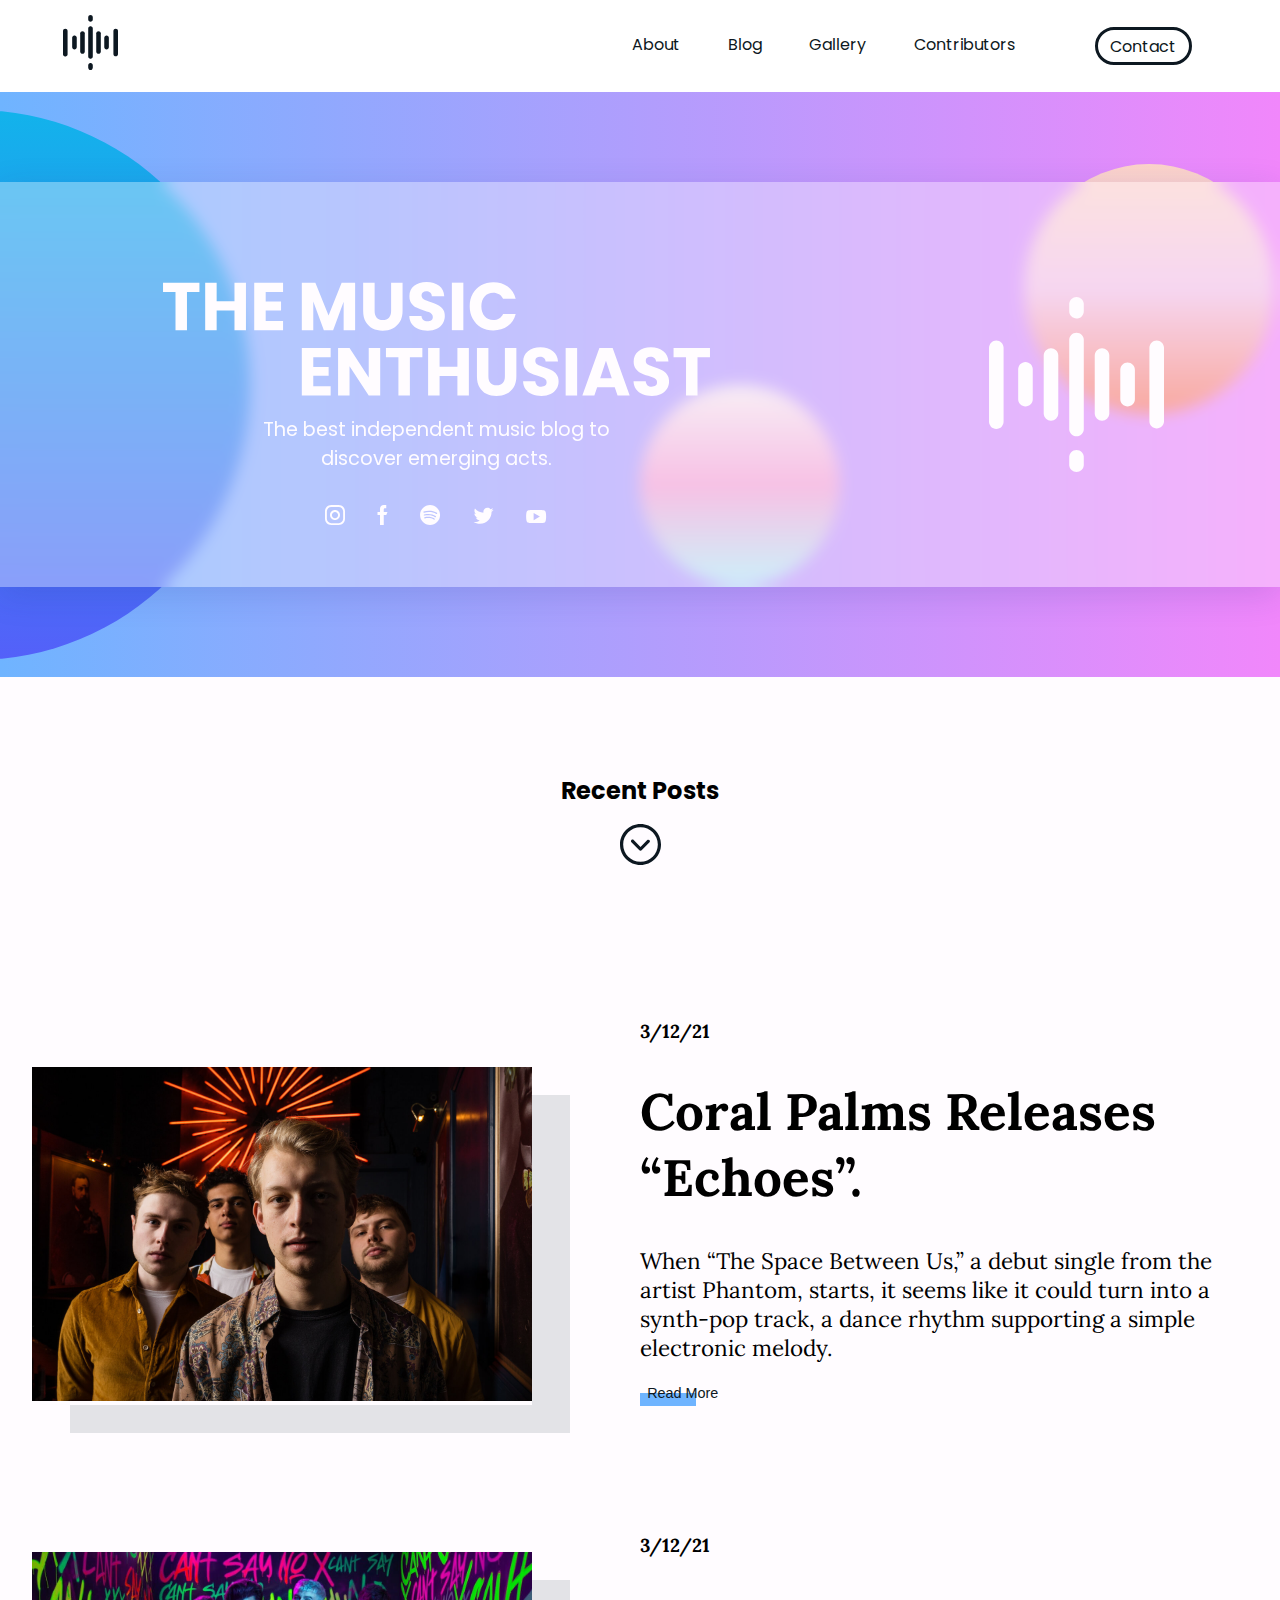
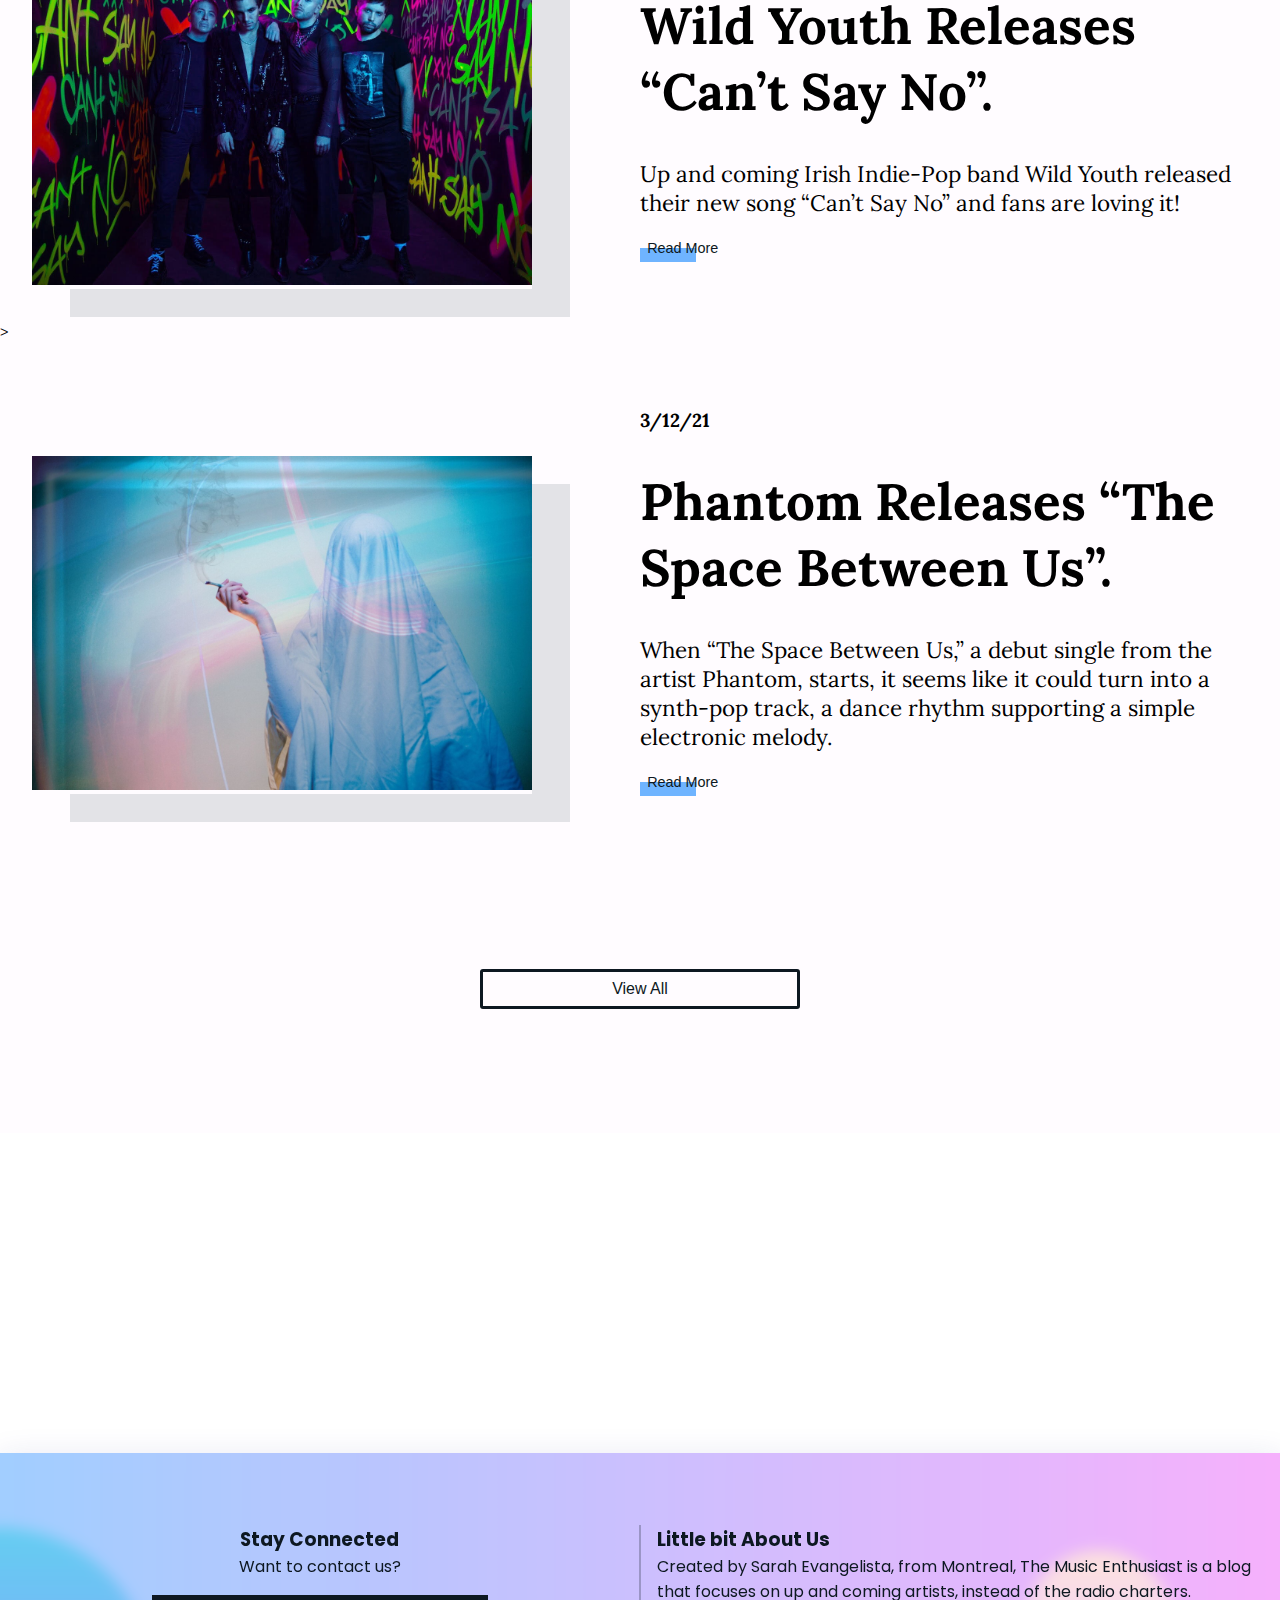
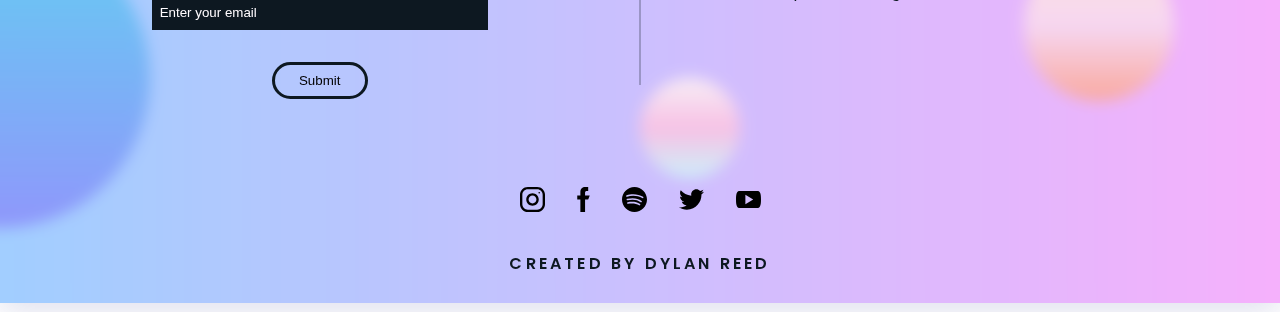
<file: index.html>
<!DOCTYPE html>
<html lang="en">
<head>
  <meta charset="UTF-8">
  <meta http-equiv="X-UA-Compatible" content="IE=edge">
  <meta name="viewport" content="width=device-width, initial-scale=1.0">
  <link rel="stylesheet" href="scss/main.css">
  <link rel="preconnect" href="https://fonts.gstatic.com">
  <link href="https://fonts.googleapis.com/css2?family=Poppins:ital,wght@0,400;0,500;0,700;0,800;1,100;1,700&display=swap" rel="stylesheet">
  <link rel="preconnect" href="https://fonts.gstatic.com">
  <link href="https://fonts.googleapis.com/css2?family=Lora:wght@400;500;700&family=Poppins:ital,wght@0,400;0,500;0,700;0,800;1,100;1,700&display=swap" rel="stylesheet">
  <title>The Music Enthusiast</title>
</head>
<body onload="document.body.className += ' loaded';" class="fadein">
  <header>
    <nav>
      <div class="nav-logo">
        <a href=""><img class="logo" src="./img/nav-logo.svg" alt=""></a>
      </div>

      <div class="nav-header">
        <img src="./img/nav-header.svg" alt="">
      </div>

        <ul class="nav-links">
          <li><a class="link" href="./about.html">About</a></li>
          <li><a class="link" href="blogs.html">Blog</a></li>
          <li><a class="link" href="./gallery.html">Gallery</a></li>
          <li><a class="link" href="#">Contributors</a></li>
          <li><a class="nav-cta" href="#">Contact</a></li>
        </ul>


      <div class="burger">
        <div class="line1"></div>
        <div class="line2"></div>
        <div class="line3"></div>
      </div>
    </nav>
  </header>

  <section class="hero-section">

    <div class="ball1"></div>
    <div class="ball2"></div>
    <div class="ball3"></div>

    <div class="container">
      <img src="./img/hero-logo.svg" alt="" class="logo-hero">
      <div class="content">
        <img src="./img/hero-logo-header.svg" alt="" class="hero-header">
        <p class="desc">The best independent music blog to discover emerging acts.</p>

            <div class="social-links">
             <a href=""><img class="social-link" src="./img/instagram.svg" alt="instagram"></a>
              <a href=""><img class="social-link" social-link src="./img/facebook.svg" alt="facebook"></a>
              <a href=""><img class="social-link" src="./img/spotify.svg" alt="spotify"></a>
              <a href=""><img class="social-link" src="./img/twitter.svg" alt="twitter"></a>
              <a href=""><img class="social-link" src="./img/youtube.svg" alt="youtube"></a>
              </div>
            </div>
    </div>

  </section>

     <div class="recent-blogs">
      <h2>Recent Posts</h2>
      <a href="#recent-section"><img class="down-btn" src="./img/arrow.svg" alt="See Recent Posts"></a>
    </div>

 <section id="recent-section" class="recent-section">
<div class="post post1">
    <div class="left-col">
    <div class="cover">
      <img src="./posts/Coral Palms Releases “Echoes”..jpg" alt="">
      </div>
    </div>

    <div class="right-col">
    <div class="date">
      <h3>3/12/21</h3>
    </div>

    <div class="title">
    <h2>Coral Palms Releases “Echoes”.</h2>
    </div>
    <div class="desc">
      <p>When “The Space Between Us,” a debut single from the artist Phantom, starts, it seems like it could turn into a synth-pop track, a dance rhythm supporting a simple electronic melody.</p>
    </div>

    <div class="read-more-btn">
      <button class="btn read-more"><a href="./posts/03-16-21-coral-palms-realses-echoes.html">Read More</a></button>
    </div>
  </div>
</div>

<div class="post post1">
    <div class="left-col">
    <div class="cover">
      <img src="./posts/Wild Youth Releases “Can’t Say No”..jpeg" alt="">
      </div>
    </div>

    <div class="right-col">
    <div class="date">
      <h3>3/12/21</h3>
    </div>

    <div class="title">
    <h2>Wild Youth Releases “Can’t Say No”.</h2>
    </div>
    <div class="desc">
      <p>Up and coming Irish Indie-Pop band Wild Youth released their new song “Can’t Say No” and fans are loving it!</p>
    </div>

    <div class="read-more-btn">
      <button class="btn read-more"><a href="./posts/03-16-21-wild-youth-releases-cant-say-no.html">Read More</a></button>
    </div>
  </div>
</div>>

<div class="post post1">
    <div class="left-col">
    <div class="cover">
      <img src="./img/Phantom Releases “The Space Between Us” 1-desktop.png" alt="">
      </div>
    </div>

    <div class="right-col">
    <div class="date">
      <h3>3/12/21</h3>
    </div>

    <div class="title">
    <h2>Phantom Releases “The Space Between Us”.</h2>
    </div>
    <div class="desc">
      <p>When “The Space Between Us,” a debut single from the artist Phantom, starts, it seems like it could turn into a synth-pop track, a dance rhythm supporting a simple electronic melody.</p>
    </div>

    <div class="read-more-btn">
      <button class="btn read-more"><a href="./posts/03-12-21-phantom-the-space-between-us-review.html">Read More</a></button>
    </div>
  </div>
</div>

    <div class="view-all-btn">
  <button class="view-all">View All</button>
  </div>
  </section>





  <footer>

    <div class="ball1"></div>
    <div class="ball2"></div>
    <div class="ball3"></div>


    <div class="container">
   <div class="top">
    <div class="left-col">
    <h3>Stay Connected</h3>
    <p>Want to contact us?</p>
    <form action="email">
      <input type="email" class="email-input" placeholder="Enter your email">
      <div class="submit">
      <input type="submit" name="submit" class="btn submit-btn" id="submit">
      </div>
    </form>
  </div>

  <div class="right-left"></div>

    <div class="right-col">
      <h3>Little bit About Us</h3>
      <p>Created by Sarah Evangelista, from Montreal, The Music Enthusiast is a blog that focuses on up and coming artists, instead of the radio charters.</p>
    </div>
  </div>


    <div class="under">

      <div class="social-links">
             <a href=""><img class="social-link" src="./img/black-instagram.svg" alt="instagram"></a>
              <a href=""><img class="social-link" social-link src="./img/black-facebook.svg" alt="facebook"></a>
              <a href=""><img class="social-link" src="./img/black-spotify.svg" alt="spotify"></a>
              <a href=""><img class="social-link" src="./img/black-twitter.svg" alt="twitter"></a>
              <a href=""><img class="social-link" src="./img/black-youtube.svg" alt="youtube"></a>
              </div>

      <p class="author">Created by Dylan Reed</p>
    </div>
    </div>
  </footer>


  <script src="main.js"></script>
</body>
</html>
</file>
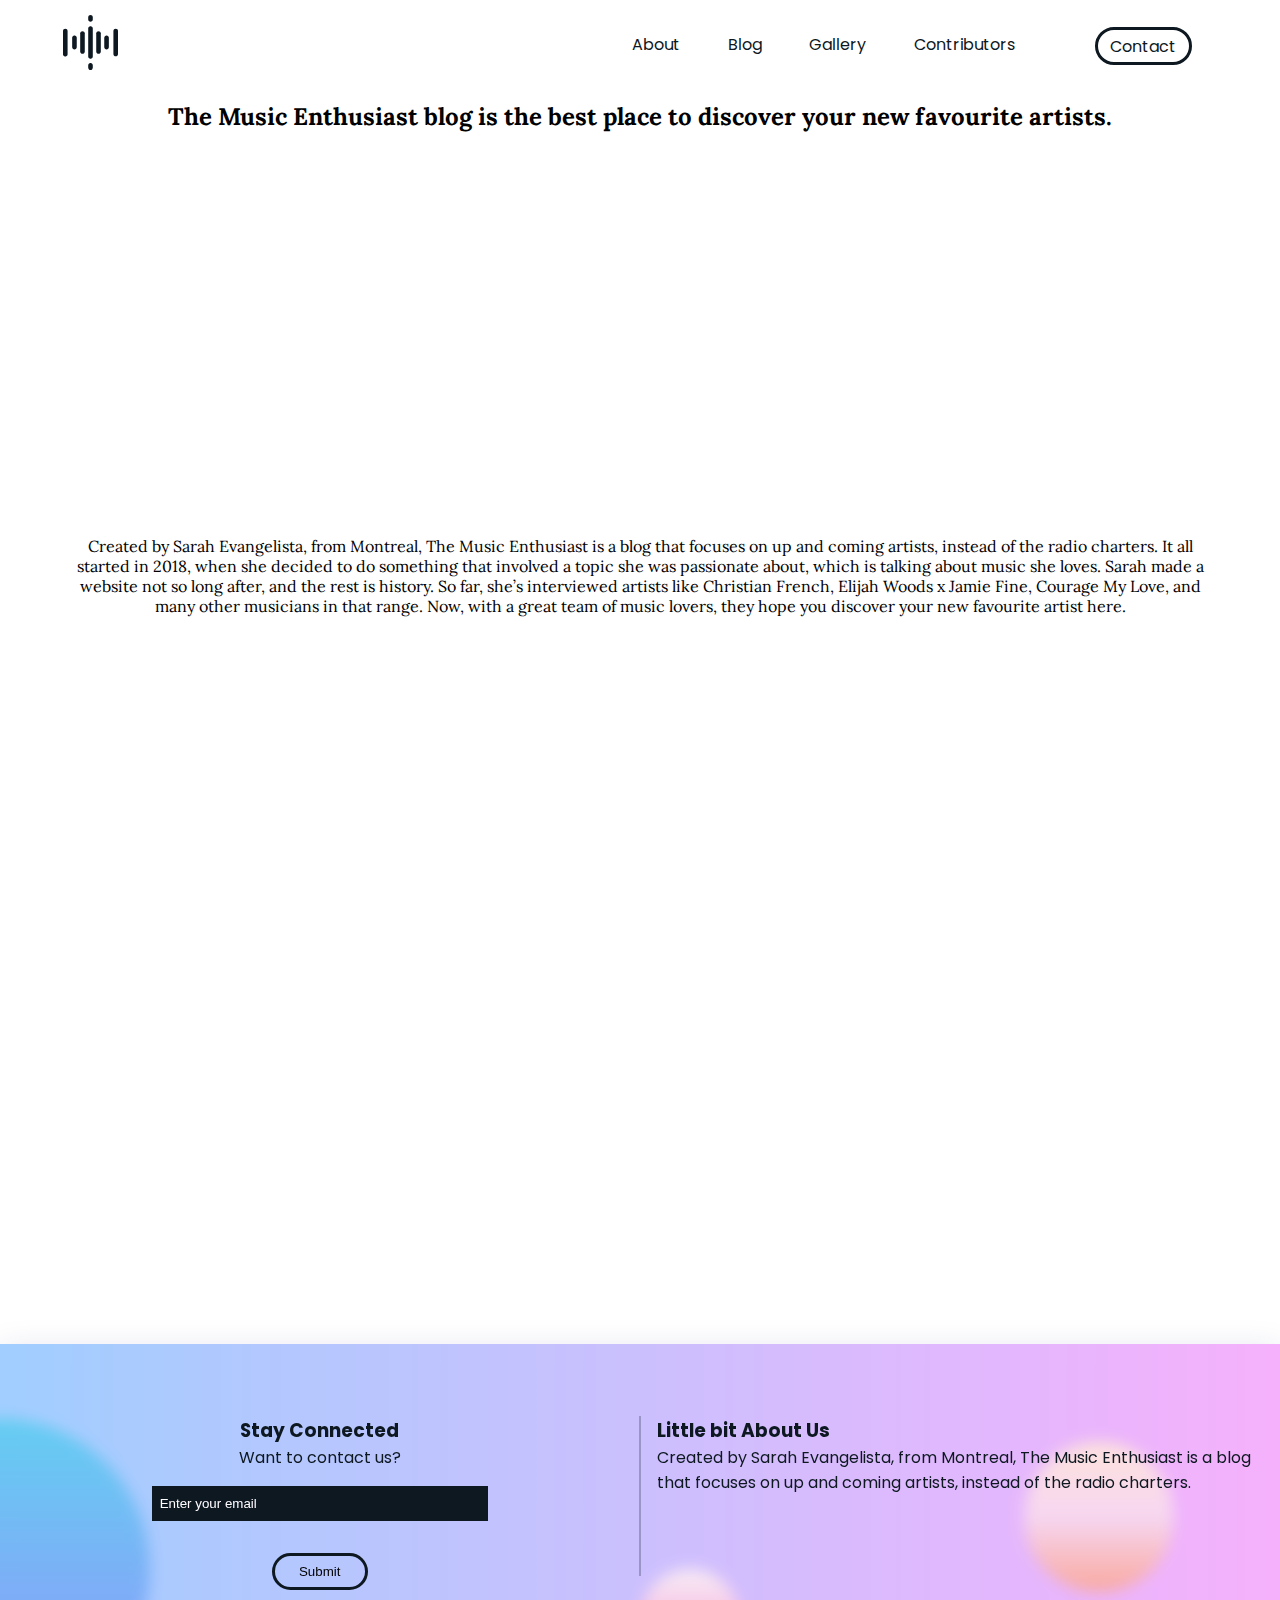
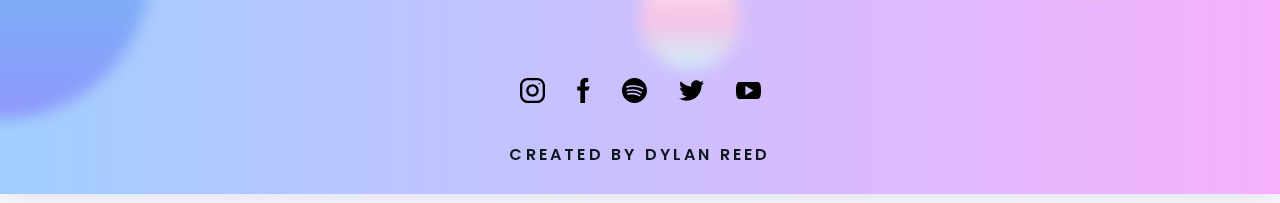
<file: about.html>
<!DOCTYPE html>
<html lang="en">
<head>
  <meta charset="UTF-8">
  <meta http-equiv="X-UA-Compatible" content="IE=edge">
  <meta name="viewport" content="width=device-width, initial-scale=1.0">
  <link rel="stylesheet" href="scss/main.css">
  <link rel="preconnect" href="https://fonts.gstatic.com">
  <link href="https://fonts.googleapis.com/css2?family=Poppins:ital,wght@0,400;0,500;0,700;0,800;1,100;1,700&display=swap" rel="stylesheet">
  <link rel="preconnect" href="https://fonts.gstatic.com">
  <link href="https://fonts.googleapis.com/css2?family=Lora:wght@400;500;700&family=Poppins:ital,wght@0,400;0,500;0,700;0,800;1,100;1,700&display=swap" rel="stylesheet">
  <title>The Music Enthusiast</title>
</head>
<body onload="document.body.className += ' loaded';" class="fadein">
  <header>
    <nav>
      <div class="nav-logo">
        <a href="./index.html"><img class="logo" src="./img/nav-logo.svg" alt=""></a>
      </div>

      <div class="nav-header">
        <img src="./img/nav-header.svg" alt="">
      </div>

        <ul class="nav-links">
          <li><a class="link" href="#">About</a></li>
          <li><a class="link" href="blogs.html">Blog</a></li>
          <li><a class="link" href="#">Gallery</a></li>
          <li><a class="link" href="#">Contributors</a></li>
          <li><a class="nav-cta" href="#">Contact</a></li>
        </ul>


      <div class="burger">
        <div class="line1"></div>
        <div class="line2"></div>
        <div class="line3"></div>
      </div>
    </nav>
  </header>

<section class="about-section">

  <h2>The Music Enthusiast blog is the best place to discover your new favourite artists.</h2>


  <p>Created by Sarah Evangelista, from Montreal, The Music Enthusiast is a blog that focuses on up and coming artists, instead of the radio charters. It all started in 2018, when she decided to do something that involved a topic she was passionate about, which is talking about music she loves. Sarah made a website not so long after, and the rest is history.  So far, she’s interviewed artists like Christian French, Elijah Woods x Jamie Fine, Courage My Love, and many other musicians in that range.

  Now, with a great team of music lovers, they hope you discover your new favourite artist here. </p>
</section>



  <footer>

    <div class="ball1"></div>
    <div class="ball2"></div>
    <div class="ball3"></div>


    <div class="container">
   <div class="top">
    <div class="left-col">
    <h3>Stay Connected</h3>
    <p>Want to contact us?</p>
    <form action="email">
      <input type="email" class="email-input" placeholder="Enter your email">
      <div class="submit">
      <input type="submit" name="submit" class="btn submit-btn" id="submit">
      </div>
    </form>
  </div>

  <div class="right-left"></div>

    <div class="right-col">
      <h3>Little bit About Us</h3>
      <p>Created by Sarah Evangelista, from Montreal, The Music Enthusiast is a blog that focuses on up and coming artists, instead of the radio charters.</p>
    </div>
  </div>


    <div class="under">

      <div class="social-links">
             <a href=""><img class="social-link" src="./img/black-instagram.svg" alt="instagram"></a>
              <a href=""><img class="social-link" social-link src="./img/black-facebook.svg" alt="facebook"></a>
              <a href=""><img class="social-link" src="./img/black-spotify.svg" alt="spotify"></a>
              <a href=""><img class="social-link" src="./img/black-twitter.svg" alt="twitter"></a>
              <a href=""><img class="social-link" src="./img/black-youtube.svg" alt="youtube"></a>
              </div>

      <p class="author">Created by Dylan Reed</p>
    </div>
    </div>
  </footer>


  <script src="main.js"></script>
</body>
</html>
</file>
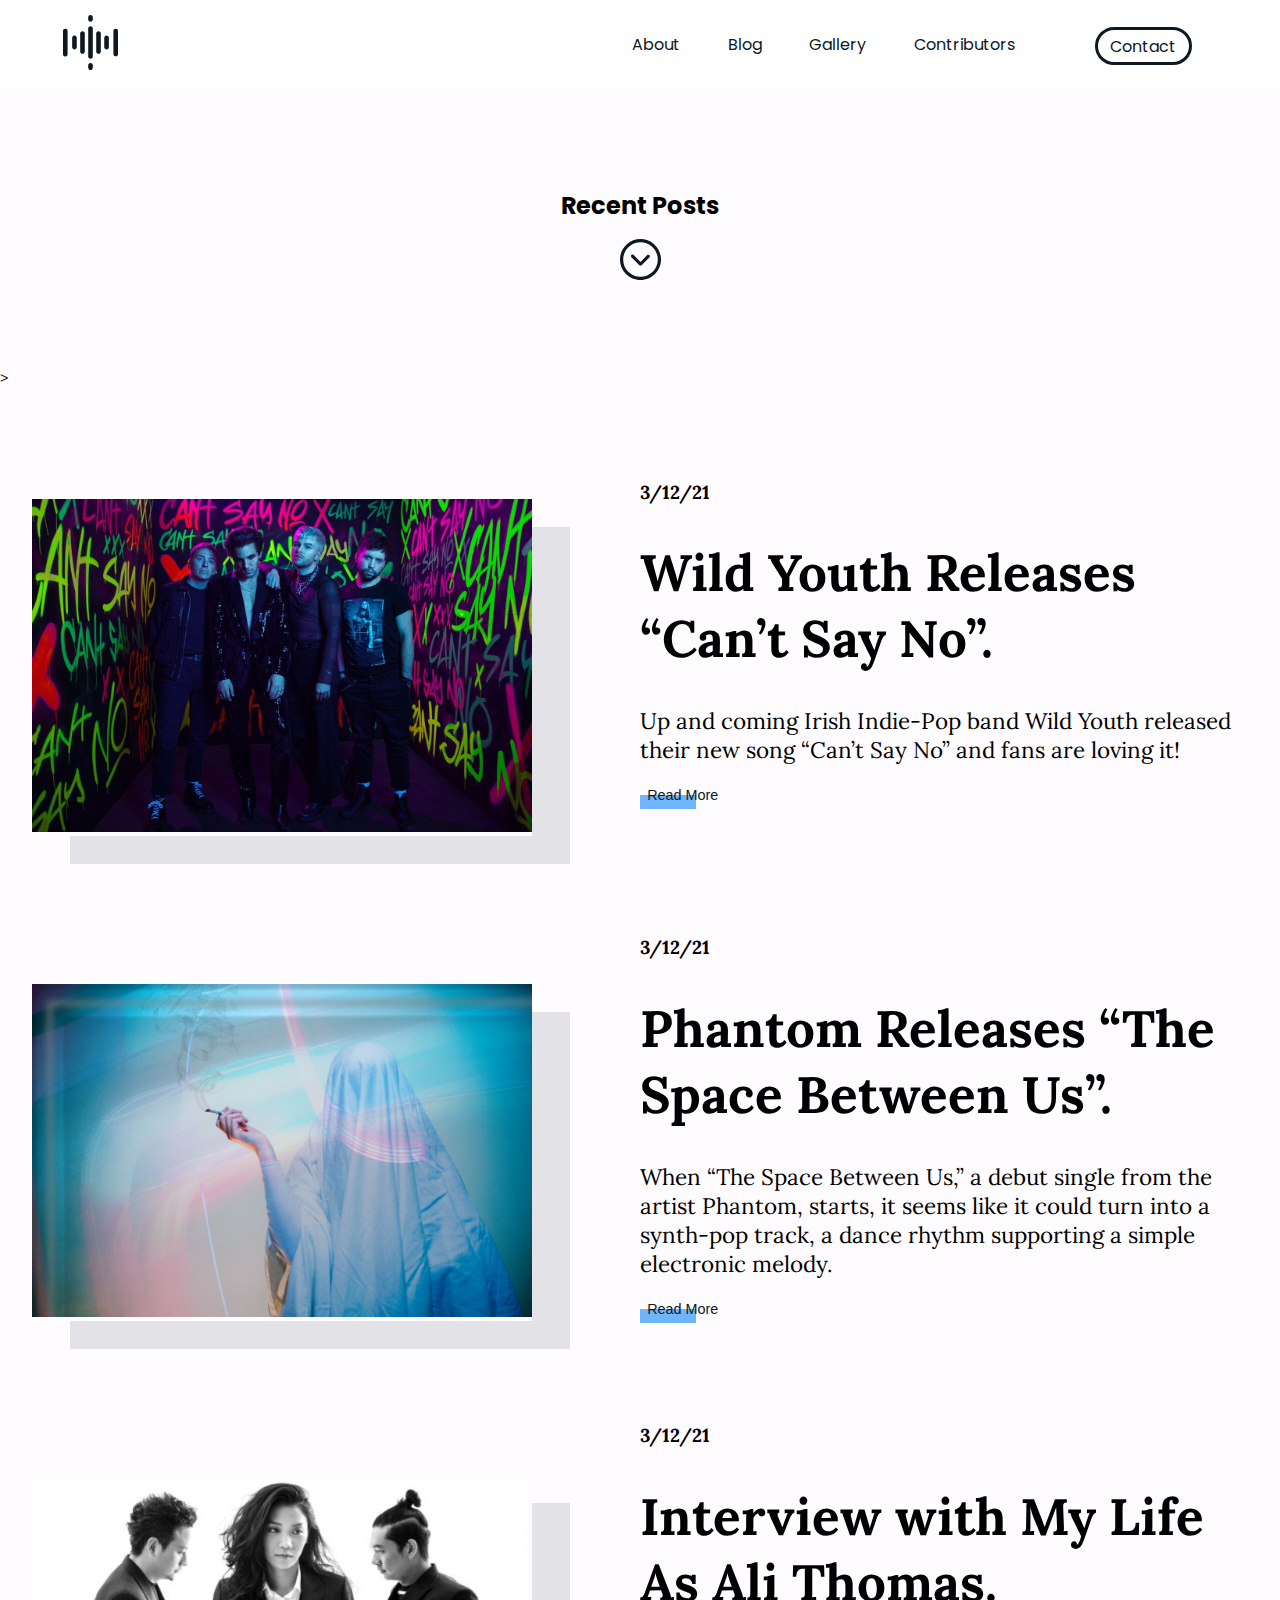
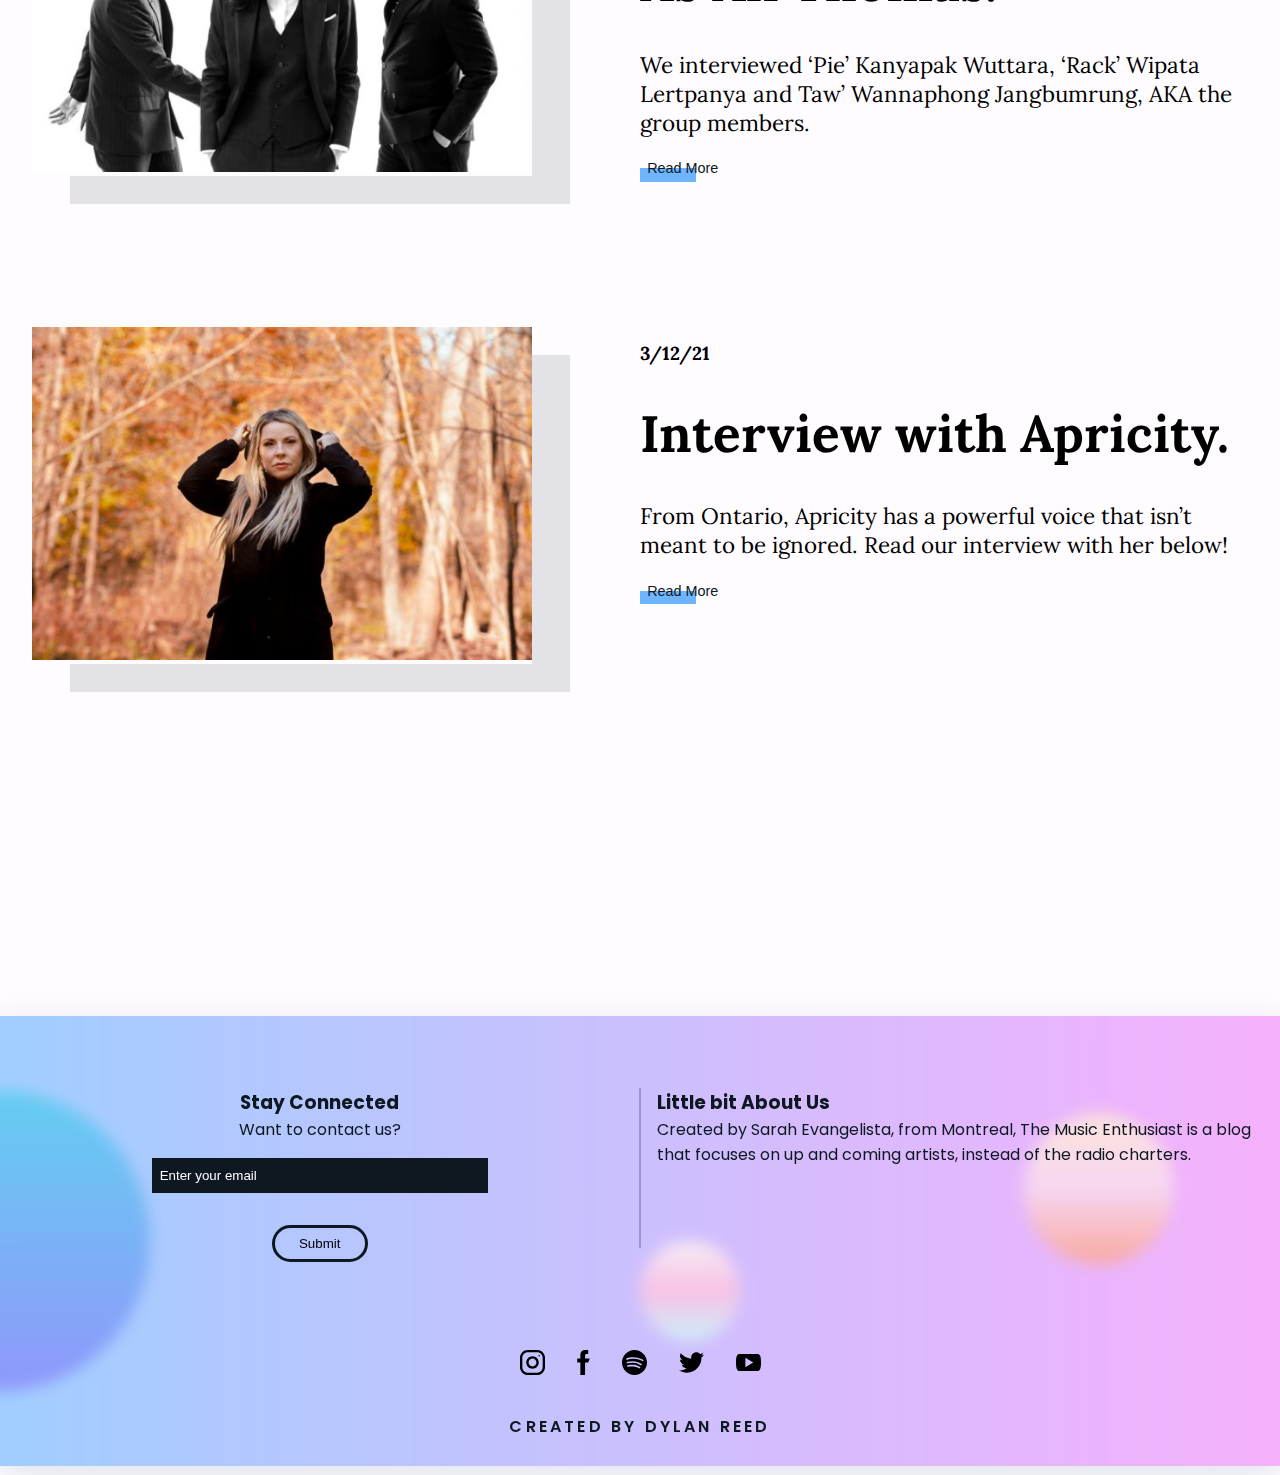
<file: blogs.html>
<!DOCTYPE html>
<html lang="en">
<head>
  <meta charset="UTF-8">
  <meta http-equiv="X-UA-Compatible" content="IE=edge">
  <meta name="viewport" content="width=device-width, initial-scale=1.0">
  <link rel="stylesheet" href="scss/main.css">
  <link rel="preconnect" href="https://fonts.gstatic.com">
  <link href="https://fonts.googleapis.com/css2?family=Poppins:ital,wght@0,400;0,500;0,700;0,800;1,100;1,700&display=swap" rel="stylesheet">
  <link rel="preconnect" href="https://fonts.gstatic.com">
  <link href="https://fonts.googleapis.com/css2?family=Lora:wght@400;500;700&family=Poppins:ital,wght@0,400;0,500;0,700;0,800;1,100;1,700&display=swap" rel="stylesheet">
  <title>The Music Enthusiast</title>
</head>
<body>
  <header>
    <nav>
      <div class="nav-logo">
        <a href="index.html"><img class="logo" src="./img/nav-logo.svg" alt=""></a>
      </div>

      <div class="nav-header">
        <img src="./img/nav-header.svg" alt="">
      </div>

        <ul class="nav-links">
          <li><a class="link" href="./about.html">About</a></li>
          <li><a class="link" href="blogs.html">Blog</a></li>
          <li><a class="link" href="./gallery.html">Gallery</a></li>
          <li><a class="link" href="#">Contributors</a></li>
          <li><a class="nav-cta" href="#">Contact</a></li>
        </ul>


      <div class="burger">
        <div class="line1"></div>
        <div class="line2"></div>
        <div class="line3"></div>
      </div>
    </nav>
  </header>

  </section>

     <div class="recent-blogs">
      <h2>Recent Posts</h2>
      <a href="#recent-section"><img class="down-btn" src="./img/arrow.svg" alt="See Recent Posts"></a>
    </div>

 <section id="recent-section" class="recent-section">




>


<div class="post post1">
    <div class="left-col">
    <div class="cover">
      <img src="./posts/Wild Youth Releases “Can’t Say No”..jpeg" alt="">
      </div>
    </div>

    <div class="right-col">
    <div class="date">
      <h3>3/12/21</h3>
    </div>

    <div class="title">
    <h2>Wild Youth Releases “Can’t Say No”.</h2>
    </div>
    <div class="desc">
      <p>Up and coming Irish Indie-Pop band Wild Youth released their new song “Can’t Say No” and fans are loving it!</p>
    </div>

    <div class="read-more-btn">
      <button class="btn read-more"><a href="./posts/03-16-21-wild-youth-releases-cant-say-no.html">Read More</a></button>
    </div>
  </div>
</div>


<div class="post post1">
    <div class="left-col">
    <div class="cover">
      <img src="./img/Phantom Releases “The Space Between Us” 1-desktop.png" alt="">
      </div>
    </div>

    <div class="right-col">
    <div class="date">
      <h3>3/12/21</h3>
    </div>

    <div class="title">
    <h2>Phantom Releases “The Space Between Us”.</h2>
    </div>
    <div class="desc">
      <p>When “The Space Between Us,” a debut single from the artist Phantom, starts, it seems like it could turn into a synth-pop track, a dance rhythm supporting a simple electronic melody.</p>
    </div>

    <div class="read-more-btn">
      <button class="btn read-more"><a href="./posts/03-12-21-phantom-the-space-between-us-review.html">Read More</a></button>
    </div>
  </div>
</div>



    <div class="post post2">

      <div class="left-col">
    <div class="cover">
      <img src="./img/desktop-Interview with My Life As Ali Thomas 1.png" alt="">
      </div>
    </div>

    <div class="right-col">
    <div class="date">
      <h3>3/12/21</h3>
    </div>

    <div class="title">
    <h2>Interview with My Life As Ali Thomas.</h2>
    </div>
    <div class="desc">
      <p>We interviewed ‘Pie’ Kanyapak Wuttara, ‘Rack’ Wipata Lertpanya and Taw’ Wannaphong Jangbumrung, AKA the group members.</p>
    </div>

    <div class="read-more-btn">
      <button class="btn read-more"><a href="./posts/03-10-21-interview-with-my-life-as-ali-thomas.html">Read More</a></button>
    </div>

  </div>
  </div>

   <div class="post post3">
     <div class="left-col">
    <div class="cover">
      <img src="./img/desktop-Interview with Apricity 1.png" alt="">
      </div>
    </div>

    <div class="right-col">
    <div class="date">
      <h3>3/12/21</h3>
    </div>

    <div class="title">
    <h2>Interview with Apricity.</h2>
    </div>
    <div class="desc">
      <p>From Ontario, Apricity has a powerful voice that isn’t meant to be ignored. Read our interview with her below!</p>
    </div>

    <div class="read-more-btn">
      <button class="btn read-more"><a href="./posts/03-12-21-interview-with-apricity.html">Read More</a></button>
    </div>

  </div>

</div>

  <footer>

    <div class="ball1"></div>
    <div class="ball2"></div>
    <div class="ball3"></div>


    <div class="container">
   <div class="top">
    <div class="left-col">
    <h3>Stay Connected</h3>
    <p>Want to contact us?</p>
    <form action="email">
      <input type="email" class="email-input" placeholder="Enter your email">
      <div class="submit">
      <input type="submit" name="submit" class="btn submit-btn" id="submit">
      </div>
    </form>
  </div>

  <div class="right-left"></div>

    <div class="right-col">
      <h3>Little bit About Us</h3>
      <p>Created by Sarah Evangelista, from Montreal, The Music Enthusiast is a blog that focuses on up and coming artists, instead of the radio charters.</p>
    </div>
  </div>


    <div class="under">

      <div class="social-links">
             <a href=""><img class="social-link" src="./img/black-instagram.svg" alt="instagram"></a>
              <a href=""><img class="social-link" social-link src="./img/black-facebook.svg" alt="facebook"></a>
              <a href=""><img class="social-link" src="./img/black-spotify.svg" alt="spotify"></a>
              <a href=""><img class="social-link" src="./img/black-twitter.svg" alt="twitter"></a>
              <a href=""><img class="social-link" src="./img/black-youtube.svg" alt="youtube"></a>
              </div>

      <p class="author">Created by Dylan Reed</p>
    </div>
    </div>
  </footer>


  <script src="main.js"></script>
</body>
</html>
</file>
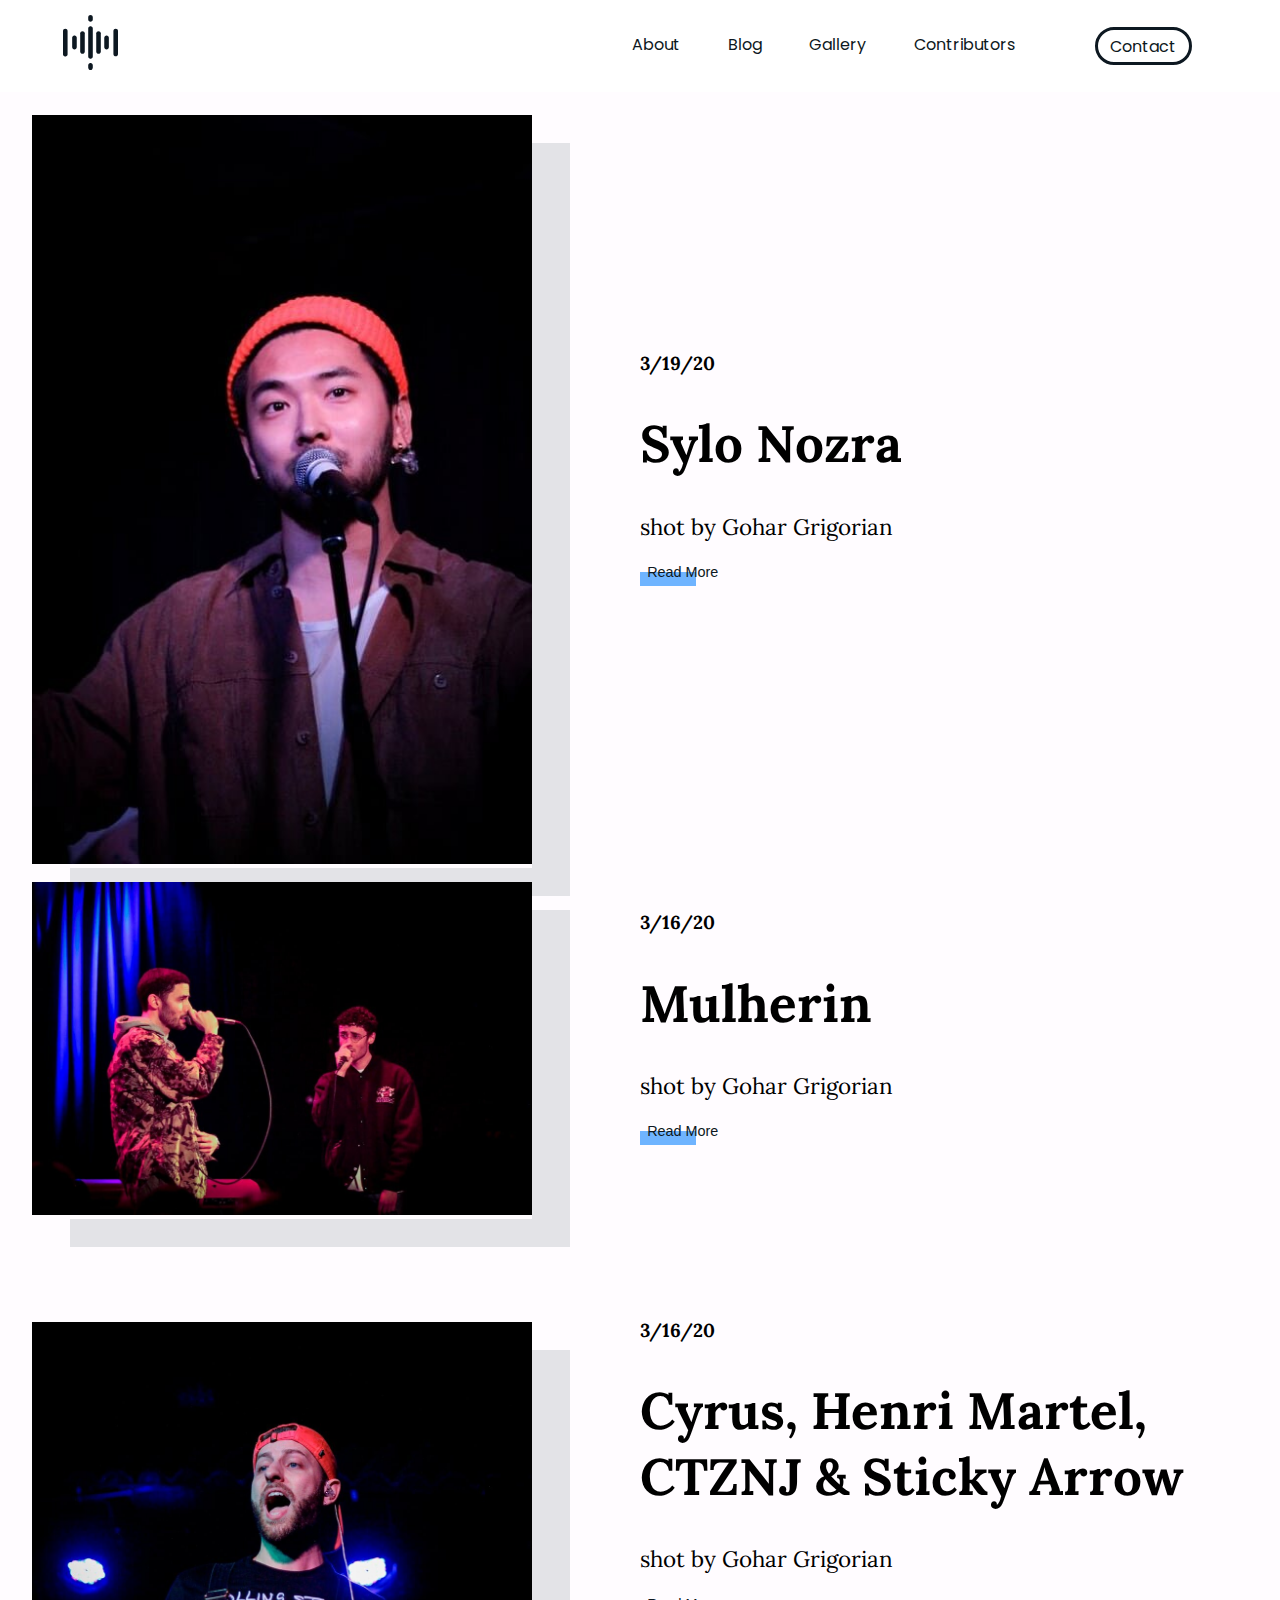
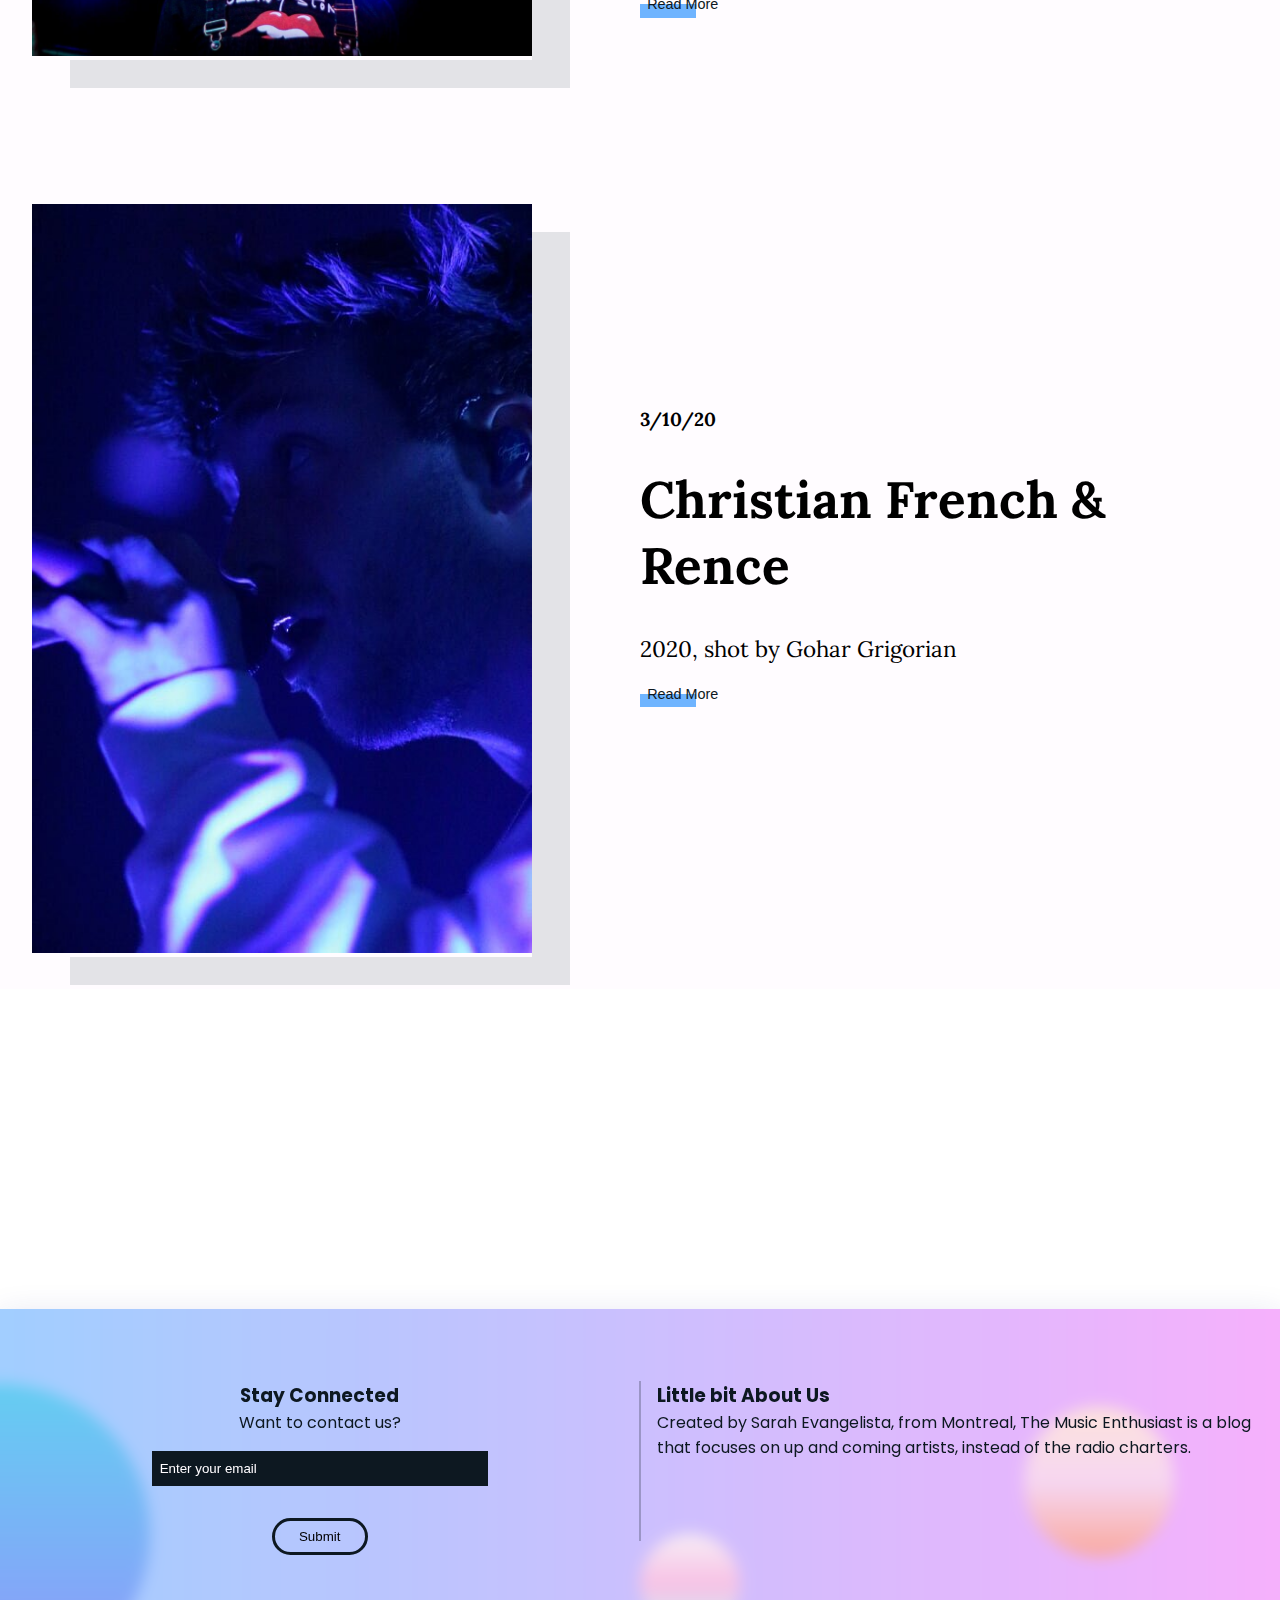
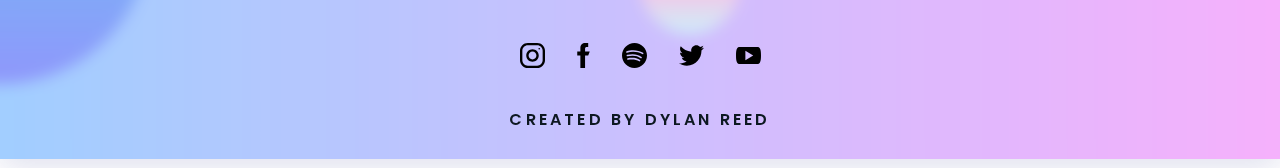
<file: gallery.html>
<!DOCTYPE html>
<html lang="en">
<head>
  <meta charset="UTF-8">
  <meta http-equiv="X-UA-Compatible" content="IE=edge">
  <meta name="viewport" content="width=device-width, initial-scale=1.0">
  <link rel="stylesheet" href="scss/main.css">
  <link rel="preconnect" href="https://fonts.gstatic.com">
  <link href="https://fonts.googleapis.com/css2?family=Poppins:ital,wght@0,400;0,500;0,700;0,800;1,100;1,700&display=swap" rel="stylesheet">
  <link rel="preconnect" href="https://fonts.gstatic.com">
  <link href="https://fonts.googleapis.com/css2?family=Lora:wght@400;500;700&family=Poppins:ital,wght@0,400;0,500;0,700;0,800;1,100;1,700&display=swap" rel="stylesheet">
  <title>The Music Enthusiast</title>
</head>
<body onload="document.body.className += ' loaded';" class="fadein">
  <header>
    <nav>
      <div class="nav-logo">
        <a href="./index.html"><img class="logo" src="./img/nav-logo.svg" alt=""></a>
      </div>

      <div class="nav-header">
        <img src="./img/nav-header.svg" alt="">
      </div>

        <ul class="nav-links">
          <li><a class="link" href="#">About</a></li>
          <li><a class="link" href="blogs.html">Blog</a></li>
          <li><a class="link" href="#">Gallery</a></li>
          <li><a class="link" href="#">Contributors</a></li>
          <li><a class="nav-cta" href="#">Contact</a></li>
        </ul>


      <div class="burger">
        <div class="line1"></div>
        <div class="line2"></div>
        <div class="line3"></div>
      </div>
    </nav>
  </header>

<section class="recent-section">

<div class="post gal post1">
    <div class="left-col">
    <div class="cover big">
      <img src="./gallery-photos/s1.jpg" alt="">
      </div>
    </div>

    <div class="right-col">
    <div class="date">
      <h3>3/19/20</h3>
    </div>

    <div class="title">
    <h2>Sylo Nozra</h2>
    </div>
    <div class="desc">
      <p>shot by Gohar Grigorian</p>
    </div>

    <div class="read-more-btn">
      <button class="btn read-more"><a href="./posts/03-16-21-wild-youth-releases-cant-say-no.html">Read More</a></button>
    </div>
  </div>
</div>


<div class="post gal post1">
    <div class="left-col">
    <div class="cover">
      <img src="./gallery-photos/m+3.jpg" alt="">
      </div>
    </div>

    <div class="right-col">
    <div class="date">
      <h3>3/16/20</h3>
    </div>

    <div class="title">
    <h2>Mulherin</h2>
    </div>
    <div class="desc">
      <p>shot by Gohar Grigorian</p>
    </div>

    <div class="read-more-btn">
      <button class="btn read-more"><a href="./posts/03-16-21-wild-youth-releases-cant-say-no.html">Read More</a></button>
    </div>
  </div>
</div>

<div class="post gal post1">
    <div class="left-col">
    <div class="cover">
      <img src="./gallery-photos/cyrus+1.jpg" alt="">
      </div>
    </div>

    <div class="right-col">
    <div class="date">
      <h3>3/16/20</h3>
    </div>

    <div class="title">
    <h2>Cyrus, Henri Martel, CTZNJ & Sticky Arrow</h2>
    </div>
    <div class="desc">
      <p>shot by Gohar Grigorian</p>
    </div>

    <div class="read-more-btn">
      <button class="btn read-more"><a href="./posts/03-16-21-wild-youth-releases-cant-say-no.html">Read More</a></button>
    </div>
  </div>
</div>

<div class="post gal post1">
    <div class="left-col">
    <div class="cover">
      <img src="./gallery-photos/cf+1.jpg" alt="">
      </div>
    </div>

    <div class="right-col">
    <div class="date">
      <h3>3/10/20</h3>
    </div>

    <div class="title">
    <h2>Christian French & Rence</h2>
    </div>
    <div class="desc">
      <p>2020, shot by Gohar Grigorian </p>
    </div>

    <div class="read-more-btn">
      <button class="btn read-more"><a href="./posts/03-16-21-wild-youth-releases-cant-say-no.html">Read More</a></button>
    </div>
  </div>
</div>


</section>



  <footer>

    <div class="ball1"></div>
    <div class="ball2"></div>
    <div class="ball3"></div>


    <div class="container">
   <div class="top">
    <div class="left-col">
    <h3>Stay Connected</h3>
    <p>Want to contact us?</p>
    <form action="email">
      <input type="email" class="email-input" placeholder="Enter your email">
      <div class="submit">
      <input type="submit" name="submit" class="btn submit-btn" id="submit">
      </div>
    </form>
  </div>

  <div class="right-left"></div>

    <div class="right-col">
      <h3>Little bit About Us</h3>
      <p>Created by Sarah Evangelista, from Montreal, The Music Enthusiast is a blog that focuses on up and coming artists, instead of the radio charters.</p>
    </div>
  </div>


    <div class="under">

      <div class="social-links">
             <a href=""><img class="social-link" src="./img/black-instagram.svg" alt="instagram"></a>
              <a href=""><img class="social-link" social-link src="./img/black-facebook.svg" alt="facebook"></a>
              <a href=""><img class="social-link" src="./img/black-spotify.svg" alt="spotify"></a>
              <a href=""><img class="social-link" src="./img/black-twitter.svg" alt="twitter"></a>
              <a href=""><img class="social-link" src="./img/black-youtube.svg" alt="youtube"></a>
              </div>

      <p class="author">Created by Dylan Reed</p>
    </div>
    </div>
  </footer>


  <script src="main.js"></script>
</body>
</html>
</file>
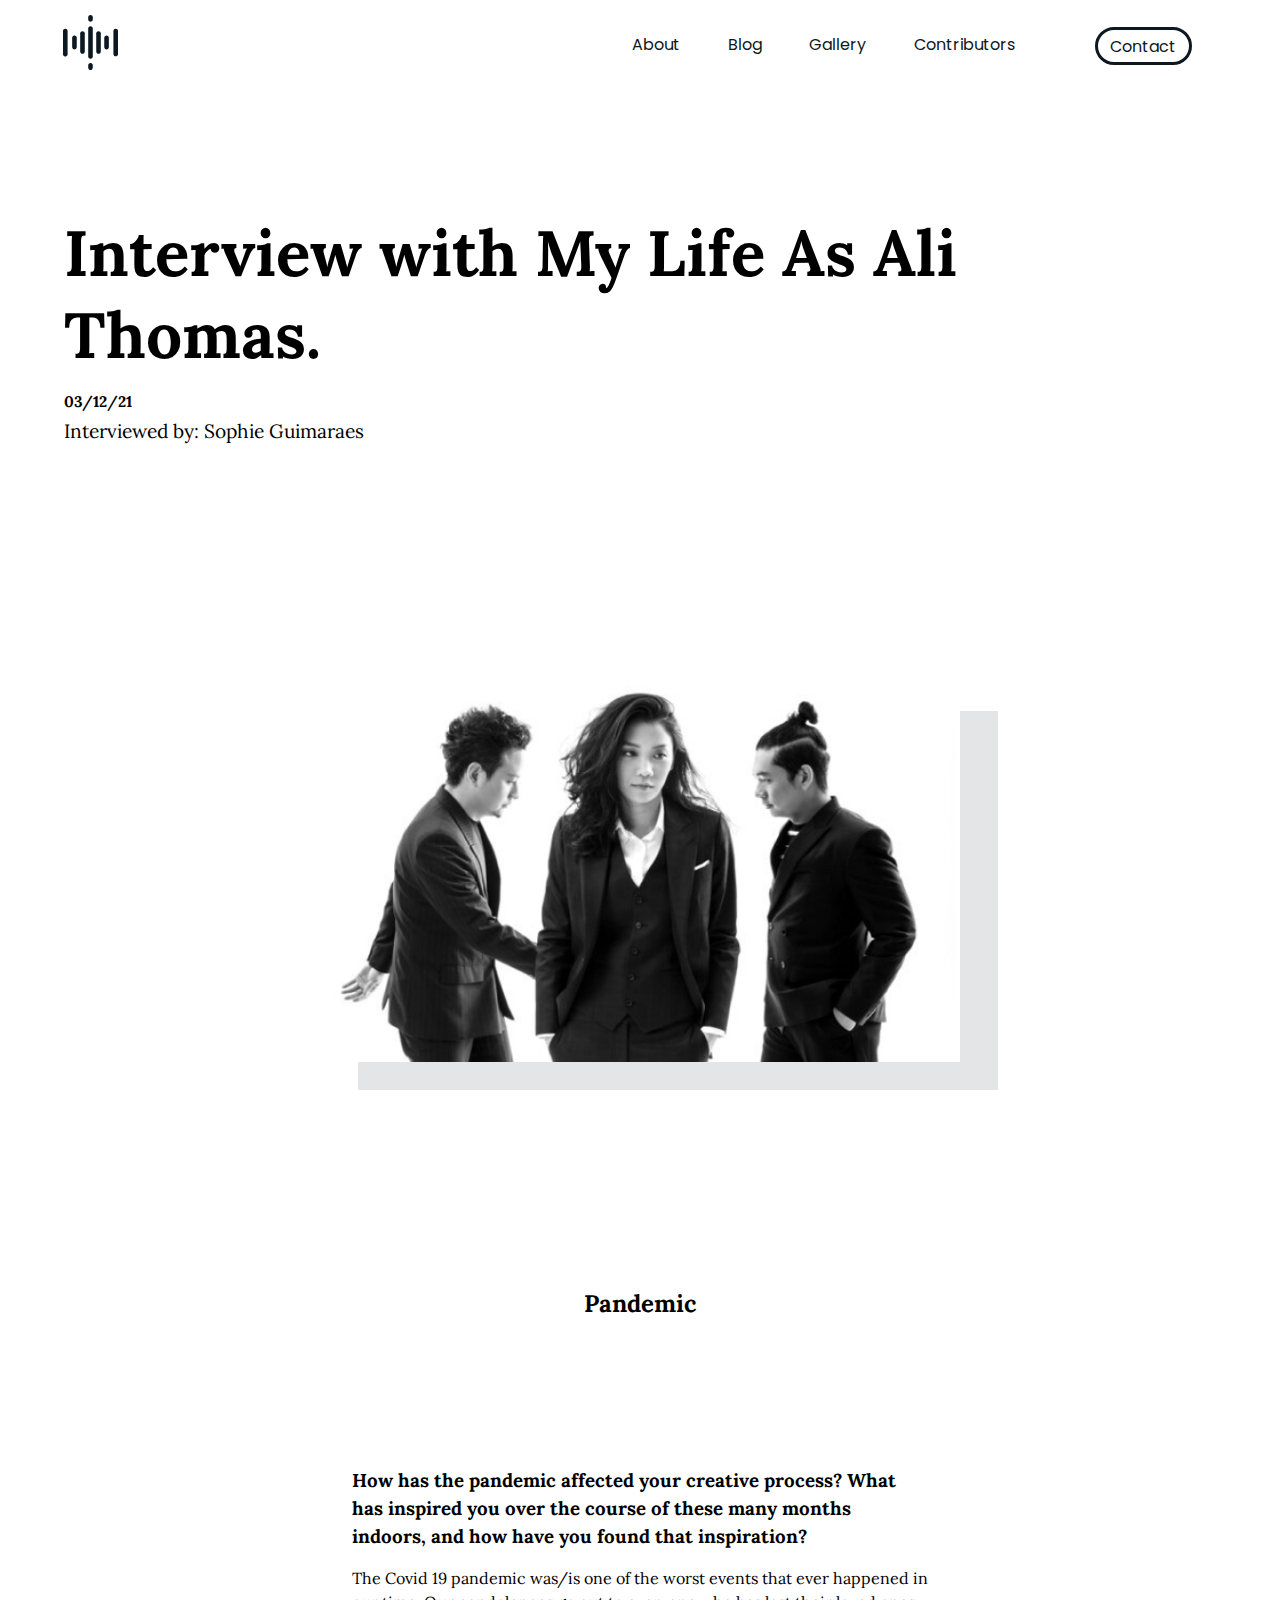
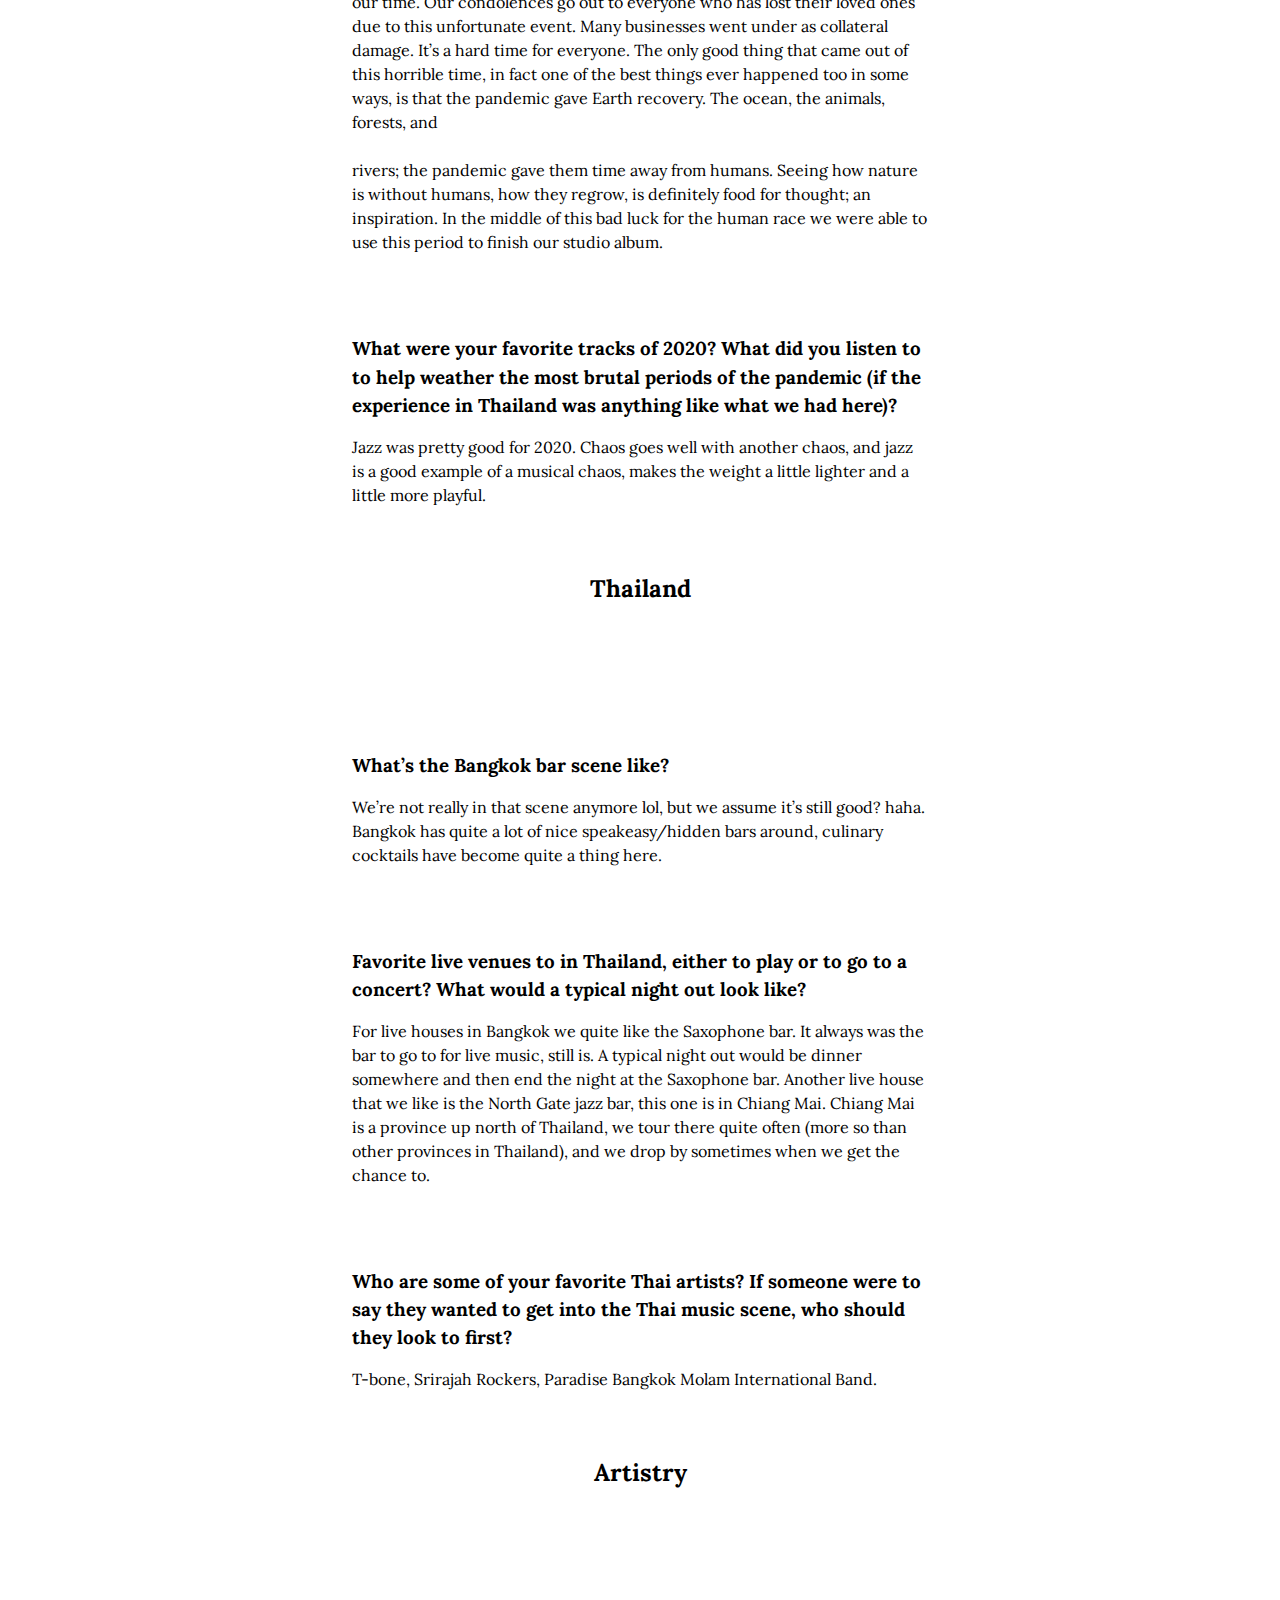
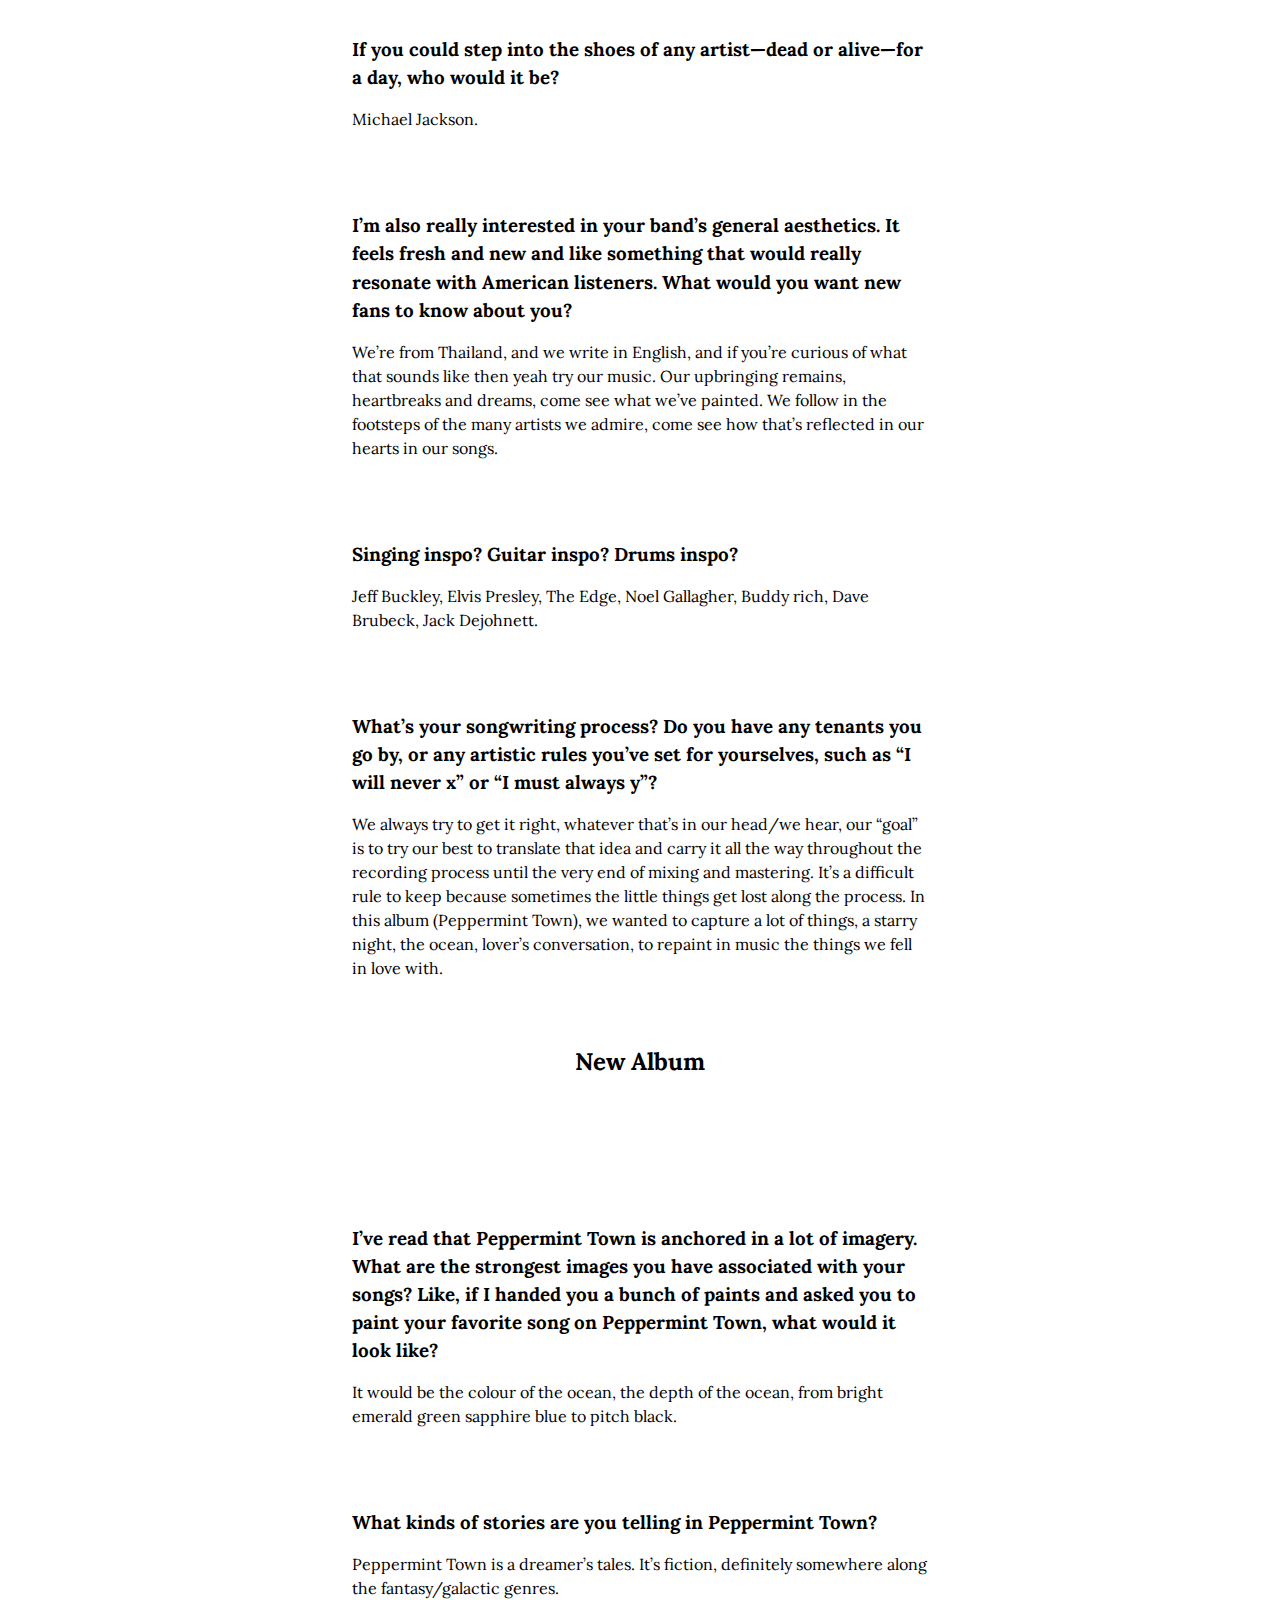
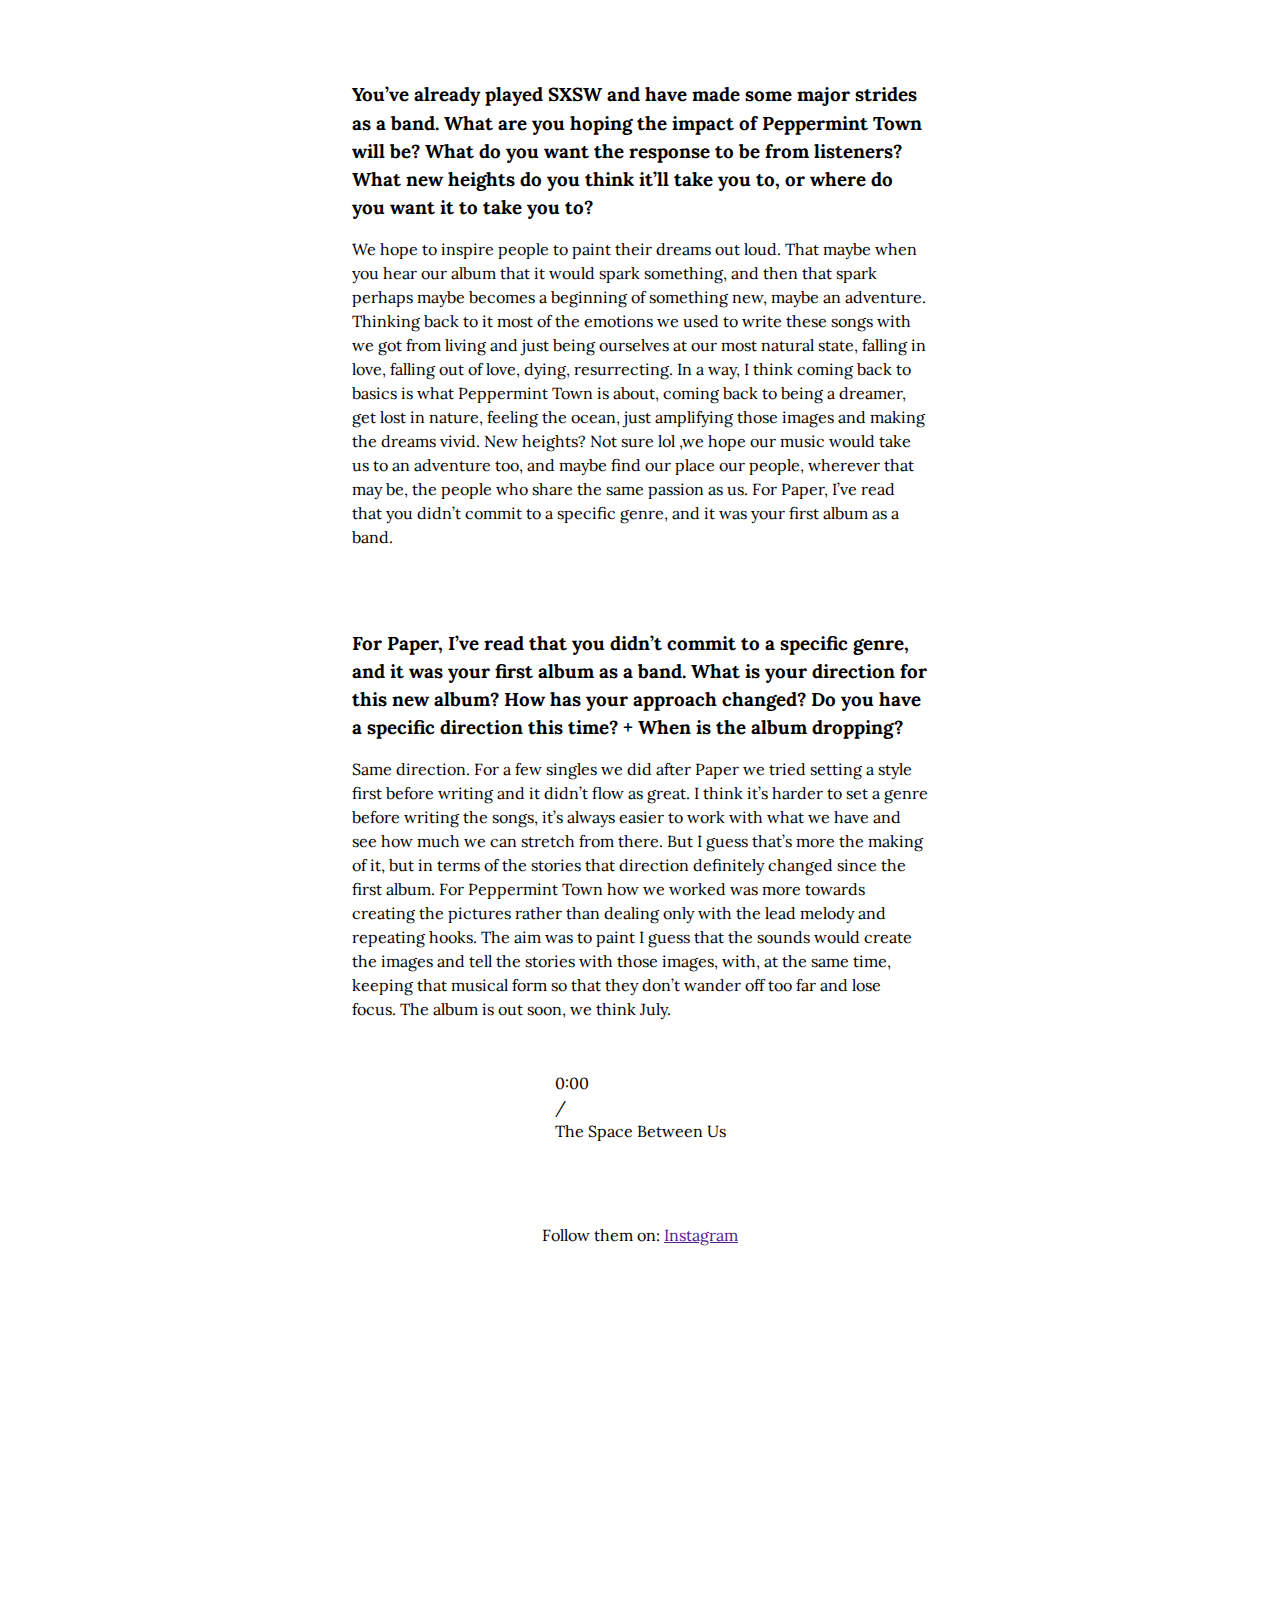
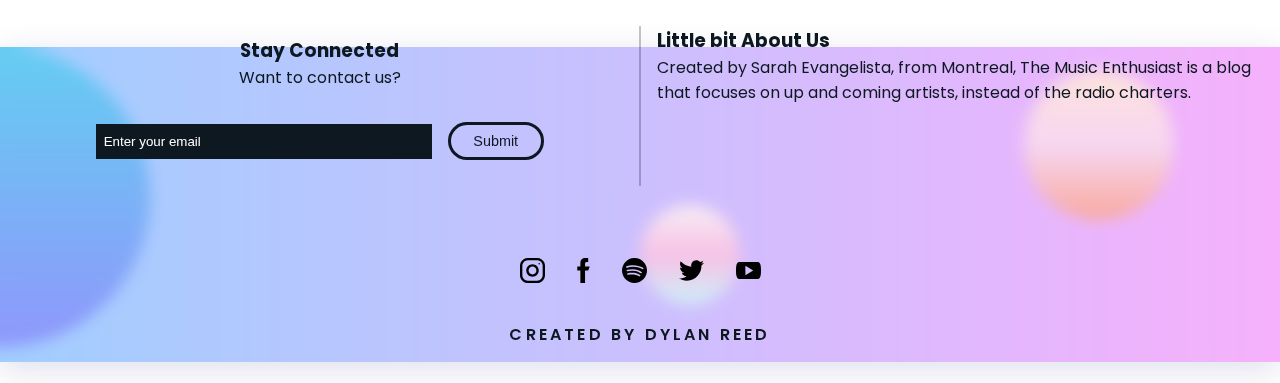
<file: posts/03-10-21-interview-with-my-life-as-ali-thomas.html>
<!DOCTYPE html>
<html lang="en">
<head>
  <meta charset="UTF-8">
  <meta http-equiv="X-UA-Compatible" content="IE=edge">
  <meta name="viewport" content="width=device-width, initial-scale=1.0">
  <link rel="stylesheet" href="">
  <link rel="stylesheet" href="../scss/blog.css">
  <link rel="preconnect" href="https://fonts.gstatic.com">
  <link href="https://fonts.googleapis.com/css2?family=Poppins:ital,wght@0,400;0,500;0,700;0,800;1,100;1,700&display=swap" rel="stylesheet">
  <link rel="preconnect" href="https://fonts.gstatic.com">
  <link href="https://fonts.googleapis.com/css2?family=Lora:wght@400;500;700&family=Poppins:ital,wght@0,400;0,500;0,700;0,800;1,100;1,700&display=swap" rel="stylesheet">
  <title>Phantom Releases “The Space Between Us”.</title>
</head>
<body>

  <header>
    <nav>
      <div class="nav-logo">
        <a href="../index.html"><img class="logo" src="../img/nav-logo.svg" alt=""></a>
      </div>

      <div class="nav-header">
        <img src="../img/nav-header.svg" alt="">
      </div>

        <ul class="nav-links">
          <li><a class="link" href="../about.html">About</a></li>
          <li><a class="link" href="../blogs.html">Blog</a></li>
          <li><a class="link" href="#">Gallery</a></li>
          <li><a class="link" href="#">Contributors</a></li>
          <li><a class="nav-cta" href="#">Contact</a></li>
        </ul>


      <div class="burger">
        <div class="line1"></div>
        <div class="line2"></div>
        <div class="line3"></div>
      </div>
    </nav>
  </header>


<article>

<div class="header">
  <h1 class="title">Interview with My Life As Ali Thomas.</h1>

  <h5 class="date">03/12/21</h5>
  <p class="author">Interviewed by: Sophie Guimaraes</p>
</div>


<div class="cover">
  <img src="../img/desktop-Interview with My Life As Ali Thomas 1.png" alt="" class="cover">
  </div>

<div class="article-content">
  <h2>Pandemic</h2>

<h3>How has the pandemic affected your creative process? What has inspired you over the course of these many months indoors, and how have you found that inspiration?</h3>

<p>The Covid 19 pandemic was/is one of the worst events that ever happened in our time. Our condolences go out to everyone who has lost their loved ones due to this unfortunate event. Many businesses went under as collateral damage. It’s a hard time for everyone. The only good thing that came out of this horrible time, in fact one of the best things ever happened too in some ways, is that the pandemic gave Earth recovery. The ocean, the animals, forests, and
<br> <br>
rivers; the pandemic gave them time away from humans. Seeing how nature is without humans, how they regrow, is definitely food for thought; an inspiration. In the middle of this bad luck for the human race we were able to use this period to finish our studio album.</p>


<h3>What were your favorite tracks of 2020? What did you listen to to help weather the most brutal periods of the pandemic (if the experience in Thailand was anything like what we had here)?</h3>

<p>Jazz was pretty good for 2020. Chaos goes well with another chaos, and jazz is a good example of a musical chaos, makes the weight a little lighter and a little more playful.</p>

<h2>Thailand</h2>

<h3>What’s the Bangkok bar scene like?</h3>
<p>We’re not really in that scene anymore lol, but we assume it’s still good? haha. Bangkok has quite a lot of nice speakeasy/hidden bars around, culinary cocktails have become quite a thing here.</p>

<h3>Favorite live venues to in Thailand, either to play or to go to a concert? What would a typical night out look like?</h3>
<p>For live houses in Bangkok we quite like the Saxophone bar. It always was the bar to go to for live music, still is. A typical night out would be dinner somewhere and then end the night at the Saxophone bar. Another live house that we like is the North Gate jazz bar, this one is in Chiang Mai. Chiang Mai is a province up north of Thailand, we tour there quite often (more so than other provinces in Thailand), and we drop by sometimes when we get the chance to.</p>

<h3>Who are some of your favorite Thai artists? If someone were to say they wanted to get into the Thai music scene, who should they look to first?</h3>
<p>T-bone, Srirajah Rockers, Paradise Bangkok Molam International Band.</p>

<h2>Artistry</h2>

<h3>If you could step into the shoes of any artist—dead or alive—for a day, who would it be?</h3>
<p>Michael Jackson.</p>

<h3>I’m also really interested in your band’s general aesthetics. It feels fresh and new and like something that would really resonate with American listeners. What would you want new fans to know about you?</h3>
<p>We’re from Thailand, and we write in English, and if you’re curious of what that sounds like then yeah try our music. Our upbringing remains, heartbreaks and dreams, come see what we’ve painted. We follow in the footsteps of the many artists we admire, come see how that’s reflected in our hearts in our songs.</p>

<h3>Singing inspo? Guitar inspo? Drums inspo?</h3>
<p>Jeff Buckley, Elvis Presley, The Edge, Noel Gallagher, Buddy rich, Dave Brubeck, Jack Dejohnett.</p>

<h3>What’s your songwriting process? Do you have any tenants you go by, or any artistic rules you’ve set for yourselves, such as “I will never x” or “I must always y”?</h3>
<p>We always try to get it right, whatever that’s in our head/we hear, our “goal” is to try our best to translate that idea and carry it all the way throughout the recording process until the very end of mixing and mastering. It’s a difficult rule to keep because sometimes the little things get lost along the process. In this album (Peppermint Town), we wanted to capture a lot of things, a starry night, the ocean, lover’s conversation, to repaint in music the things we fell in love with.</p>

<h2>New Album</h2>

<h3>I’ve read that Peppermint Town is anchored in a lot of imagery. What are the strongest images you have associated with your songs? Like, if I handed you a bunch of paints and asked you to paint your favorite song on Peppermint Town, what would it look like?</h3>
<p>It would be the colour of the ocean, the depth of the ocean, from bright emerald green sapphire blue to pitch black.</p>

<h3>What kinds of stories are you telling in Peppermint Town?</h3>
<p>Peppermint Town is a dreamer’s tales. It’s fiction, definitely somewhere along the fantasy/galactic genres.</p>

<h3>You’ve already played SXSW and have made some major strides as a band. What are you hoping the impact of Peppermint Town will be? What do you want the response to be from listeners? What new heights do you think it’ll take you to, or where do you want it to take you to?</h3>
<p>We hope to inspire people to paint their dreams out loud. That maybe when you hear our album that it would spark something, and then that spark perhaps maybe becomes a beginning of something new, maybe an adventure. Thinking back to it most of the emotions we used to write these songs with we got from living and just being ourselves at our most natural state, falling in love, falling out of love, dying, resurrecting. In a way, I think coming back to basics is what Peppermint Town is about, coming back to being a dreamer, get lost in nature, feeling the ocean, just amplifying those images and making the dreams vivid. New heights? Not sure lol ,we hope our music would take us to an adventure too, and maybe find our place our people, wherever that may be, the people who share the same passion as us. For Paper, I’ve read that you didn’t commit to a specific genre, and it was your first album as a band. </p>

<h3>For Paper, I’ve read that you didn’t commit to a specific genre, and it was your first album as a band. What is your direction for this new album? How has your approach changed? Do you have a specific direction this time? + When is the album dropping?</h3>
<p>Same direction. For a few singles we did after Paper we tried setting a style first before writing and it didn’t flow as great. I think it’s harder to set a genre before writing the songs, it’s always easier to work with what we have and see how much we can stretch from there. But I guess that’s more the making of it, but in terms of the stories that direction definitely changed since the first album. For Peppermint Town how we worked was more towards creating the pictures rather than dealing only with the lead melody and repeating hooks. The aim was to paint I guess that the sounds would create the images and tell the stories with those images, with, at the same time, keeping that musical form so that they don’t wander off too far and lose focus. The album

is out soon, we think July.</p>


  <div class="song-player">


<div style="width: 50px; height: 50px;"></div>
<div class="audio-player">
  <div class="timeline">
    <div class="progress"></div>
  </div>
  <div class="controls">
    <div class="play-container">
      <div class="toggle-play play">
    </div>
    </div>
    <div class="time">
      <div class="current">0:00</div>
      <div class="divider">/</div>
      <div class="length"></div>
    </div>
    <div class="name">The Space Between Us</div>
<!--     credit for icon to https://saeedalipoor.github.io/icono/ -->
    <div class="volume-container">
      <div class="volume-button">
        <div class="volume icono-volumeMedium"></div>
      </div>

      <div class="volume-slider">
        <div class="volume-percentage"></div>
      </div>
    </div>
  </div>
</div>

</div>

<div class="article-socials">
  <p>Follow them on: <a href="">Instagram</a></p>
</div>
</div>



</article>


  <footer>

    <div class="ball1"></div>
    <div class="ball2"></div>
    <div class="ball3"></div>


    <div class="container">
   <div class="top">
    <div class="left-col">
    <h3>Stay Connected</h3>
    <p>Want to contact us?</p>
    <form action="email">
      <input type="email" class="email-input" placeholder="Enter your email">
      <div class="submit">
      <input type="submit" name="submit" class="btn submit-btn" id="submit">
      </div>
    </form>
  </div>

  <div class="right-left"></div>

    <div class="right-col">
      <h3>Little bit About Us</h3>
      <p>Created by Sarah Evangelista, from Montreal, The Music Enthusiast is a blog that focuses on up and coming artists, instead of the radio charters.</p>
    </div>
  </div>


    <div class="under">

      <div class="social-links">
             <a href=""><img class="social-link" src="../img/black-instagram.svg" alt="instagram"></a>
              <a href=""><img class="social-link" social-link src="../img/black-facebook.svg" alt="facebook"></a>
              <a href=""><img class="social-link" src="../img/black-spotify.svg" alt="spotify"></a>
              <a href=""><img class="social-link" src="../img/black-twitter.svg" alt="twitter"></a>
              <a href=""><img class="social-link" src="../img/black-youtube.svg" alt="youtube"></a>
              </div>

      <p class="author">Created by Dylan Reed</p>
    </div>
    </div>
  </footer>

<script src="../main.js"></script>
<script src="./audioPlayer.js"></script>

</body>
</html>
</file>
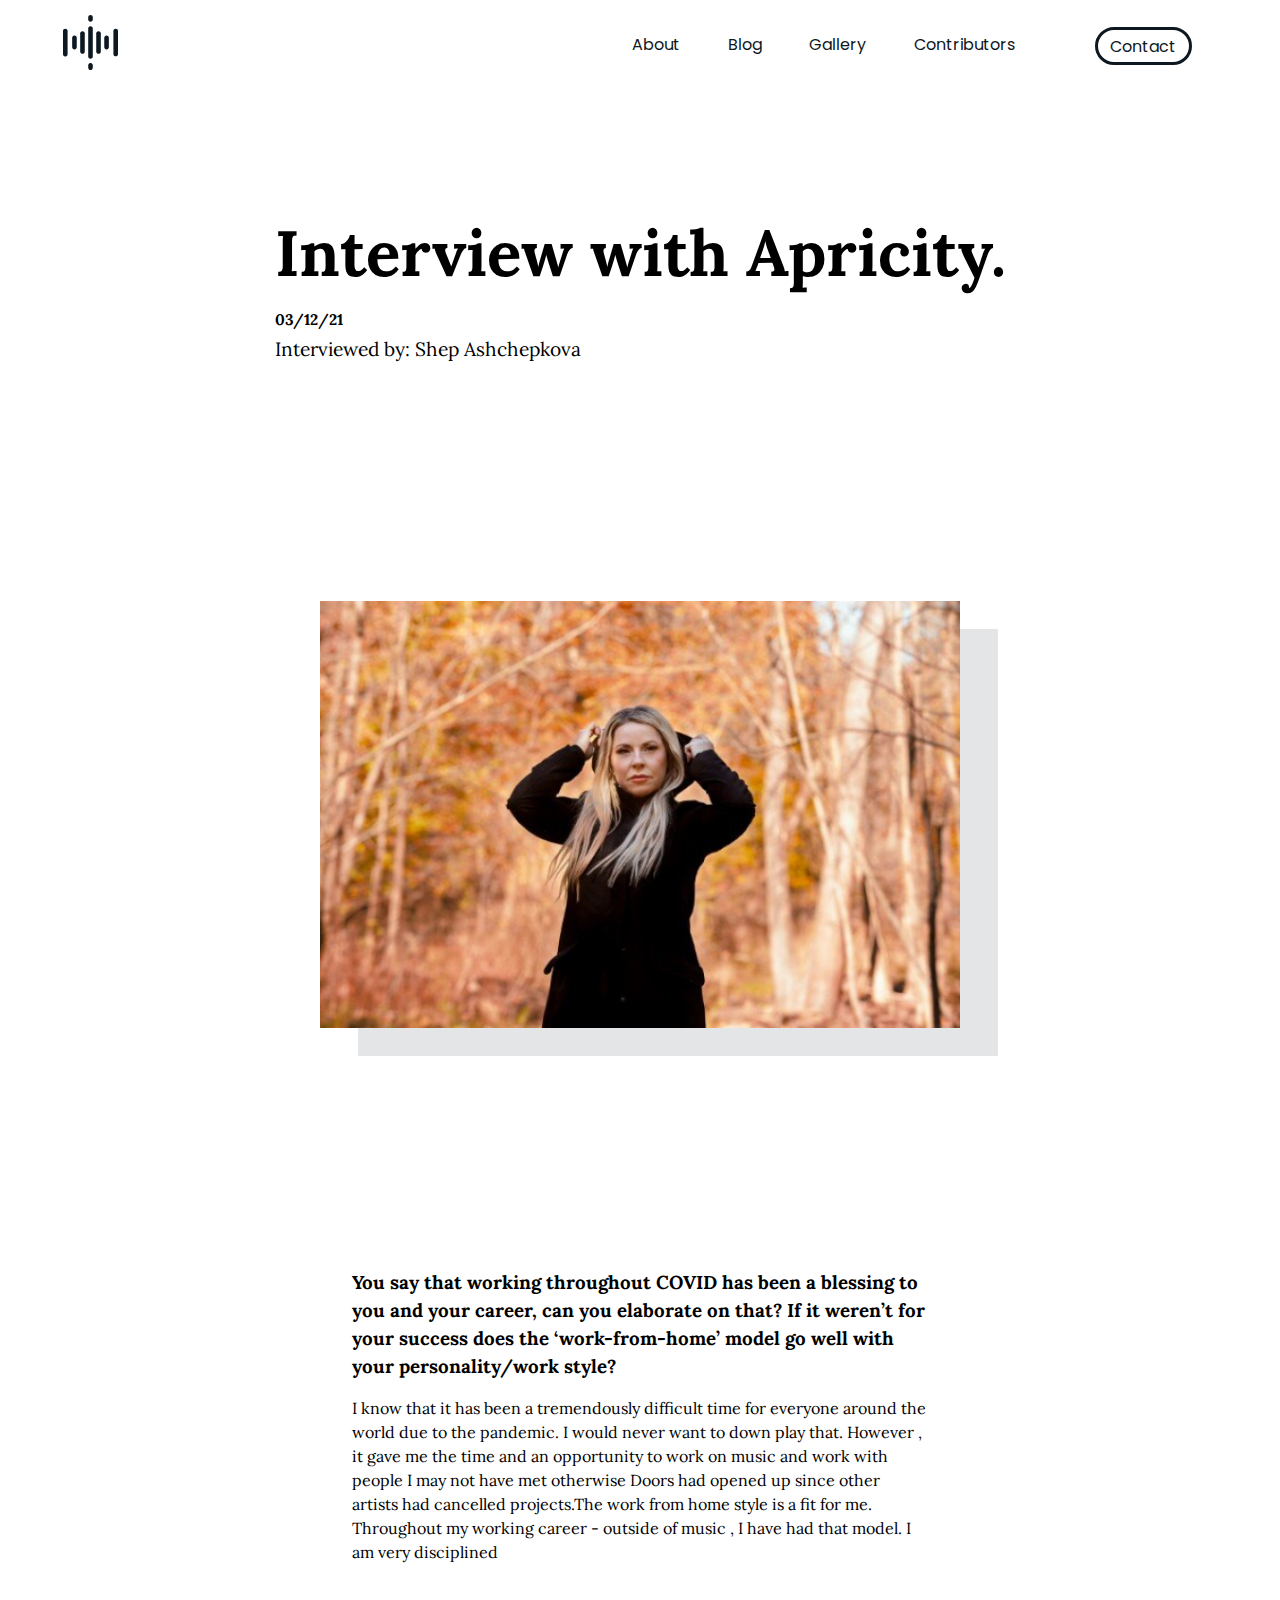
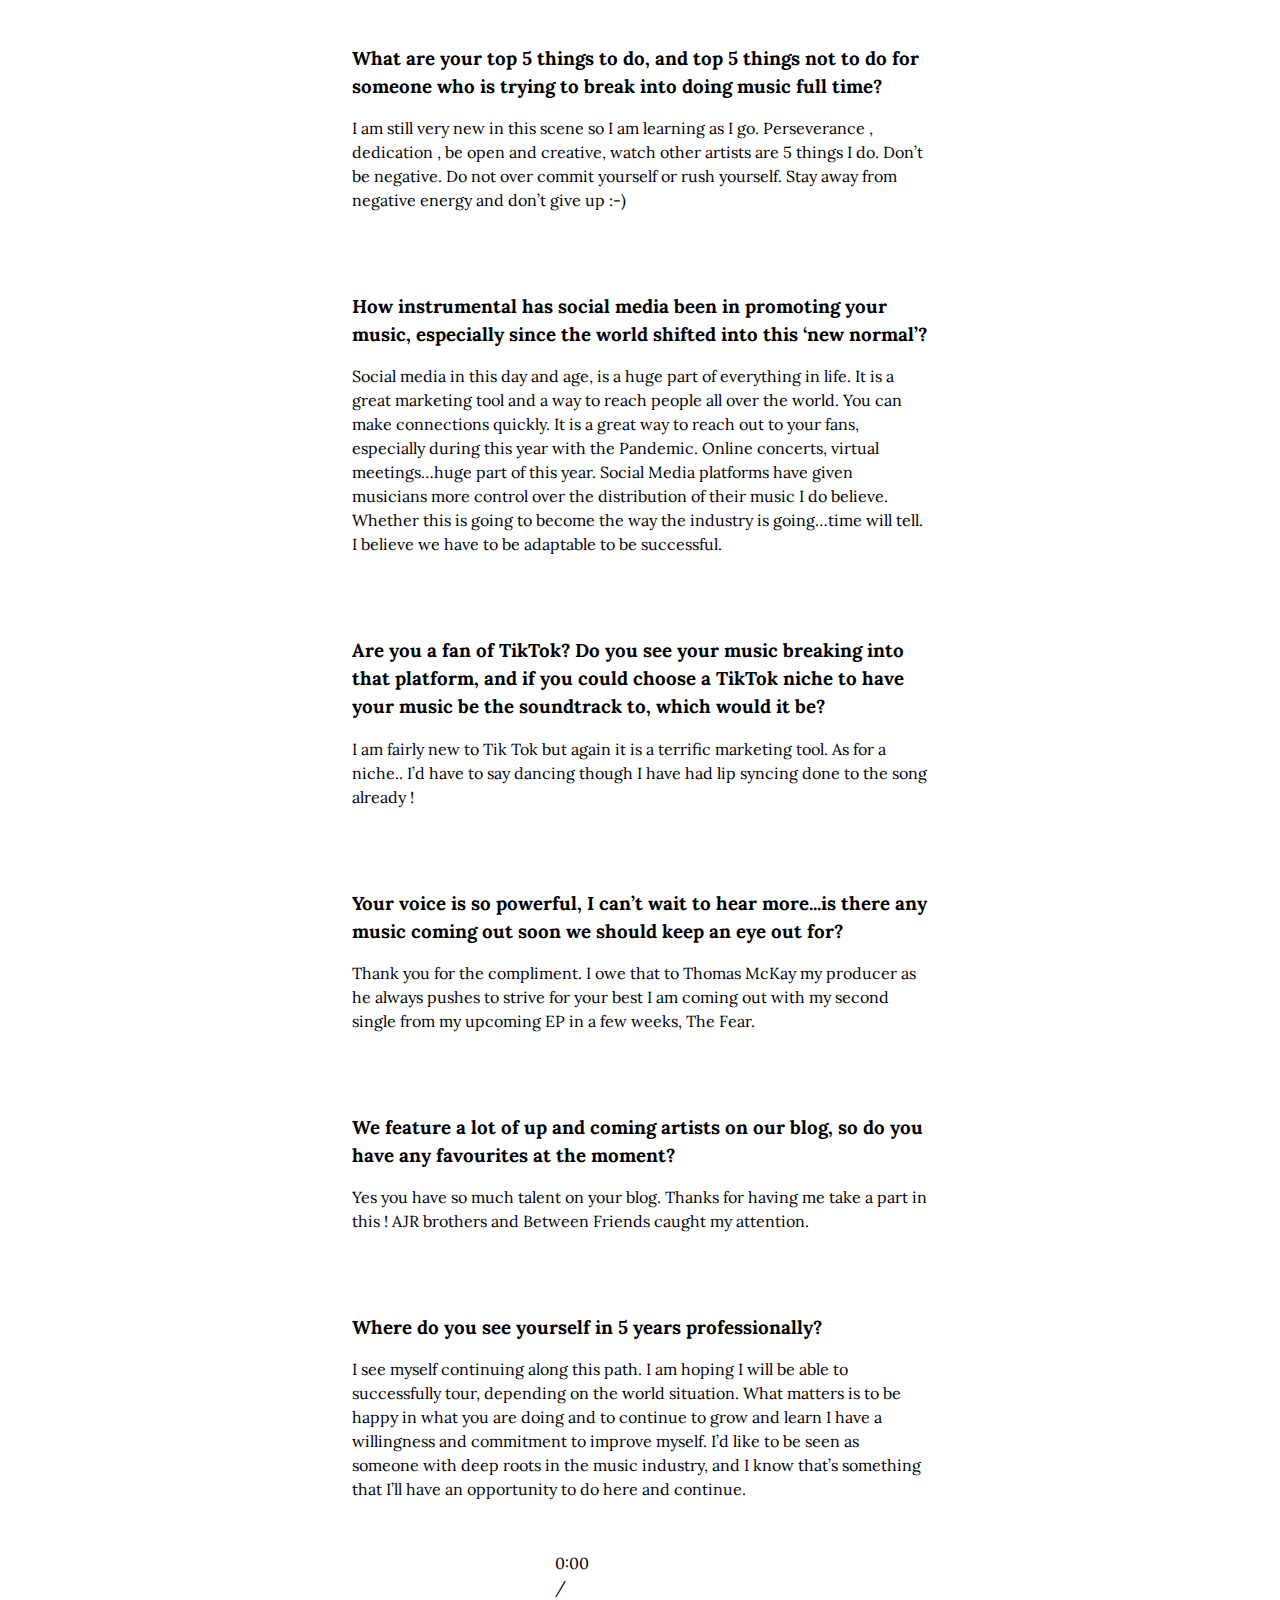
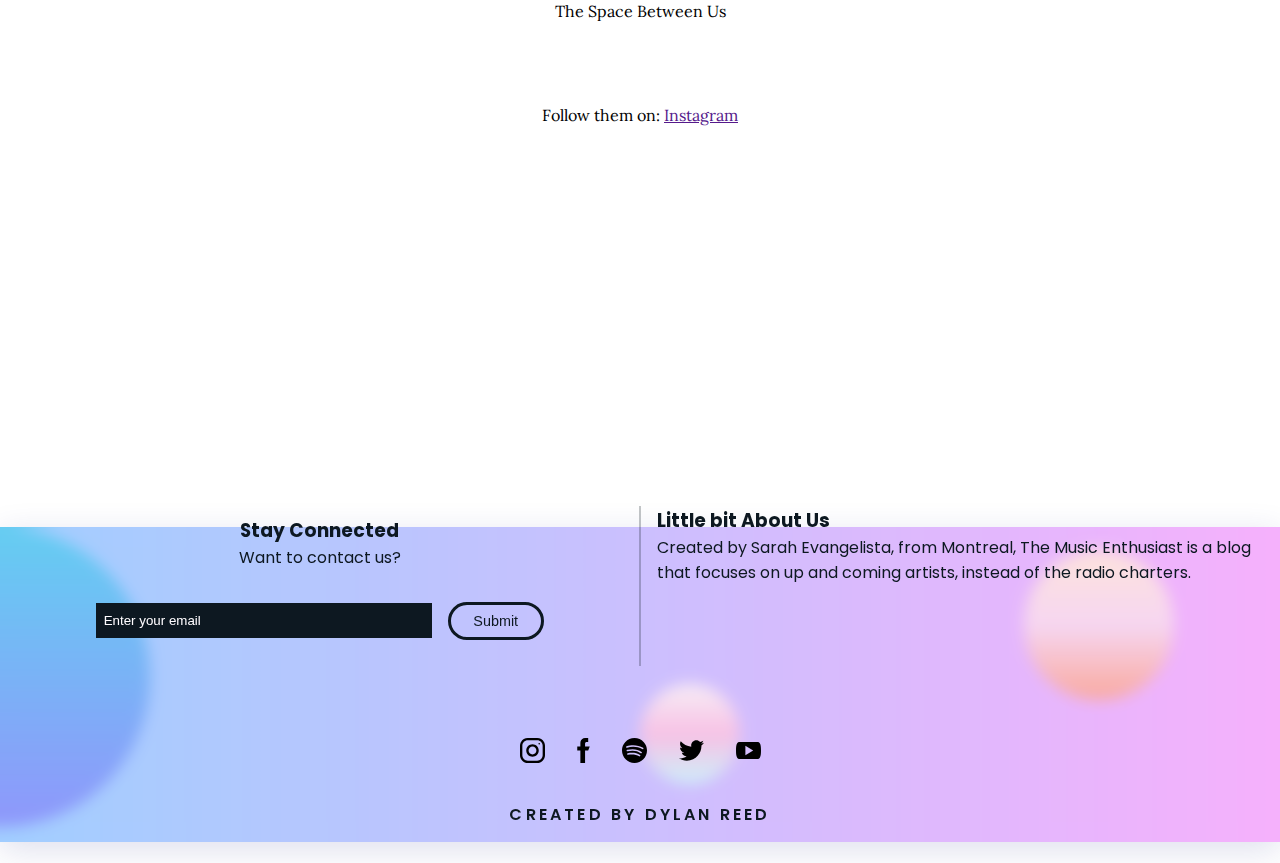
<file: posts/03-12-21-interview-with-apricity.html>
<!DOCTYPE html>
<html lang="en">
<head>
  <meta charset="UTF-8">
  <meta http-equiv="X-UA-Compatible" content="IE=edge">
  <meta name="viewport" content="width=device-width, initial-scale=1.0">
  <link rel="stylesheet" href="">
  <link rel="stylesheet" href="../scss/blog.css">
  <link rel="preconnect" href="https://fonts.gstatic.com">
  <link href="https://fonts.googleapis.com/css2?family=Poppins:ital,wght@0,400;0,500;0,700;0,800;1,100;1,700&display=swap" rel="stylesheet">
  <link rel="preconnect" href="https://fonts.gstatic.com">
  <link href="https://fonts.googleapis.com/css2?family=Lora:wght@400;500;700&family=Poppins:ital,wght@0,400;0,500;0,700;0,800;1,100;1,700&display=swap" rel="stylesheet">
  <title>Phantom Releases “The Space Between Us”.</title>
</head>
<body>

  <header>
    <nav>
      <div class="nav-logo">
        <a href="../index.html"><img class="logo" src="../img/nav-logo.svg" alt=""></a>
      </div>

      <div class="nav-header">
        <img src="../img/nav-header.svg" alt="">
      </div>

        <ul class="nav-links">
          <li><a class="link" href="../about.html">About</a></li>
          <li><a class="link" href="../blogs.html">Blog</a></li>
          <li><a class="link" href="#">Gallery</a></li>
          <li><a class="link" href="#">Contributors</a></li>
          <li><a class="nav-cta" href="#">Contact</a></li>
        </ul>


      <div class="burger">
        <div class="line1"></div>
        <div class="line2"></div>
        <div class="line3"></div>
      </div>
    </nav>
  </header>


<article>

<div class="header">
  <h1 class="title">Interview with Apricity.</h1>

  <h5 class="date">03/12/21</h5>
  <p class="author">Interviewed by: Shep Ashchepkova</p>
</div>


<div class="cover">
  <img src="../img/desktop-Interview with Apricity 1.png" alt="" class="cover">
  </div>

<div class="article-content">

<h3>You say that working throughout COVID has been a blessing to you and your career, can you elaborate on that? If it weren’t for your success does the ‘work-from-home’ model go well with your personality/work style?</h3>
<p>I know that it has been a tremendously difficult time for everyone around the world due to the pandemic.  I would never want to down play that.  However , it gave me the time and an opportunity to work on music and work with people I may not have met otherwise  Doors had opened up since other artists had cancelled projects.The work from home style is a fit for me.  Throughout my working career - outside of music , I have had that model.  I am very disciplined </p>

<h3>What are your top 5 things to do, and top 5 things not to do for someone who is trying to break into doing music full time?
</h3>
<p>I am still very new in this scene so I am learning as I go.

Perseverance , dedication , be open and creative, watch other artists are 5 things I do.

Don’t be negative.  Do not over commit yourself or rush yourself. Stay away from negative energy and don’t give up :-)</p>

<h3>How instrumental has social media been in promoting your music, especially since the world shifted into this ‘new normal’? </h3>
<p>Social media in this day and age, is a huge part of everything in life. It is a great marketing tool and a way to reach people all over the world. You can make connections quickly. It is a great way to reach out to your fans, especially during this year with the Pandemic. Online concerts, virtual meetings…huge part of this year. Social Media platforms have given musicians more control over the distribution of their music I do believe. Whether this is going to become the way the industry is going…time will tell. I believe we have to be adaptable to be successful.</p>

<h3>Are you a fan of TikTok? Do you see your music breaking into that platform, and if you could choose a TikTok niche to have your music be the soundtrack to, which would it be?</h3>
<p>I am fairly new to Tik Tok but again it is a terrific marketing tool. As for a niche..  I’d have to say dancing though I have had lip syncing done to the song already !</p>

<h3>Your voice is so powerful, I can’t wait to hear more...is there any music coming out soon we should keep an eye out for?</h3>
<p>Thank you for the compliment.  I owe that to Thomas McKay my producer as he always pushes to strive for your best I am coming out with my second single from my upcoming EP in a few weeks, The Fear.</p>

<h3>We feature a lot of up and coming artists on our blog, so do you have any favourites at the moment?</h3>
<p>Yes you have so much talent on your blog. Thanks for having me take a part in this ! AJR brothers and Between Friends caught my attention.</p>

<h3>Where do you see yourself in 5 years professionally?</h3>
<p>I see myself continuing along this path. I am hoping I will be able to successfully tour, depending on the world situation. What matters is to be happy in what you are doing and to continue to grow and learn I have a willingness and commitment to improve myself. I’d like to be seen as someone with deep roots in the music industry, and I know that’s something that I’ll have an opportunity to do here and continue.</p>

  <div class="song-player">


<div style="width: 50px; height: 50px;"></div>
<div class="audio-player">
  <div class="timeline">
    <div class="progress"></div>
  </div>
  <div class="controls">
    <div class="play-container">
      <div class="toggle-play play">
    </div>
    </div>
    <div class="time">
      <div class="current">0:00</div>
      <div class="divider">/</div>
      <div class="length"></div>
    </div>
    <div class="name">The Space Between Us</div>
<!--     credit for icon to https://saeedalipoor.github.io/icono/ -->
    <div class="volume-container">
      <div class="volume-button">
        <div class="volume icono-volumeMedium"></div>
      </div>

      <div class="volume-slider">
        <div class="volume-percentage"></div>
      </div>
    </div>
  </div>
</div>

</div>

<div class="article-socials">
  <p>Follow them on: <a href="">Instagram</a></p>
</div>
</div>



</article>


  <footer>

    <div class="ball1"></div>
    <div class="ball2"></div>
    <div class="ball3"></div>


    <div class="container">
   <div class="top">
    <div class="left-col">
    <h3>Stay Connected</h3>
    <p>Want to contact us?</p>
    <form action="email">
      <input type="email" class="email-input" placeholder="Enter your email">
      <div class="submit">
      <input type="submit" name="submit" class="btn submit-btn" id="submit">
      </div>
    </form>
  </div>

  <div class="right-left"></div>

    <div class="right-col">
      <h3>Little bit About Us</h3>
      <p>Created by Sarah Evangelista, from Montreal, The Music Enthusiast is a blog that focuses on up and coming artists, instead of the radio charters.</p>
    </div>
  </div>


    <div class="under">

      <div class="social-links">
             <a href=""><img class="social-link" src="../img/black-instagram.svg" alt="instagram"></a>
              <a href=""><img class="social-link" social-link src="../img/black-facebook.svg" alt="facebook"></a>
              <a href=""><img class="social-link" src="../img/black-spotify.svg" alt="spotify"></a>
              <a href=""><img class="social-link" src="../img/black-twitter.svg" alt="twitter"></a>
              <a href=""><img class="social-link" src="../img/black-youtube.svg" alt="youtube"></a>
              </div>

      <p class="author">Created by Dylan Reed</p>
    </div>
    </div>
  </footer>

<script src="../main.js"></script>
<script src="./audioPlayer.js"></script>

</body>
</html>
</file>
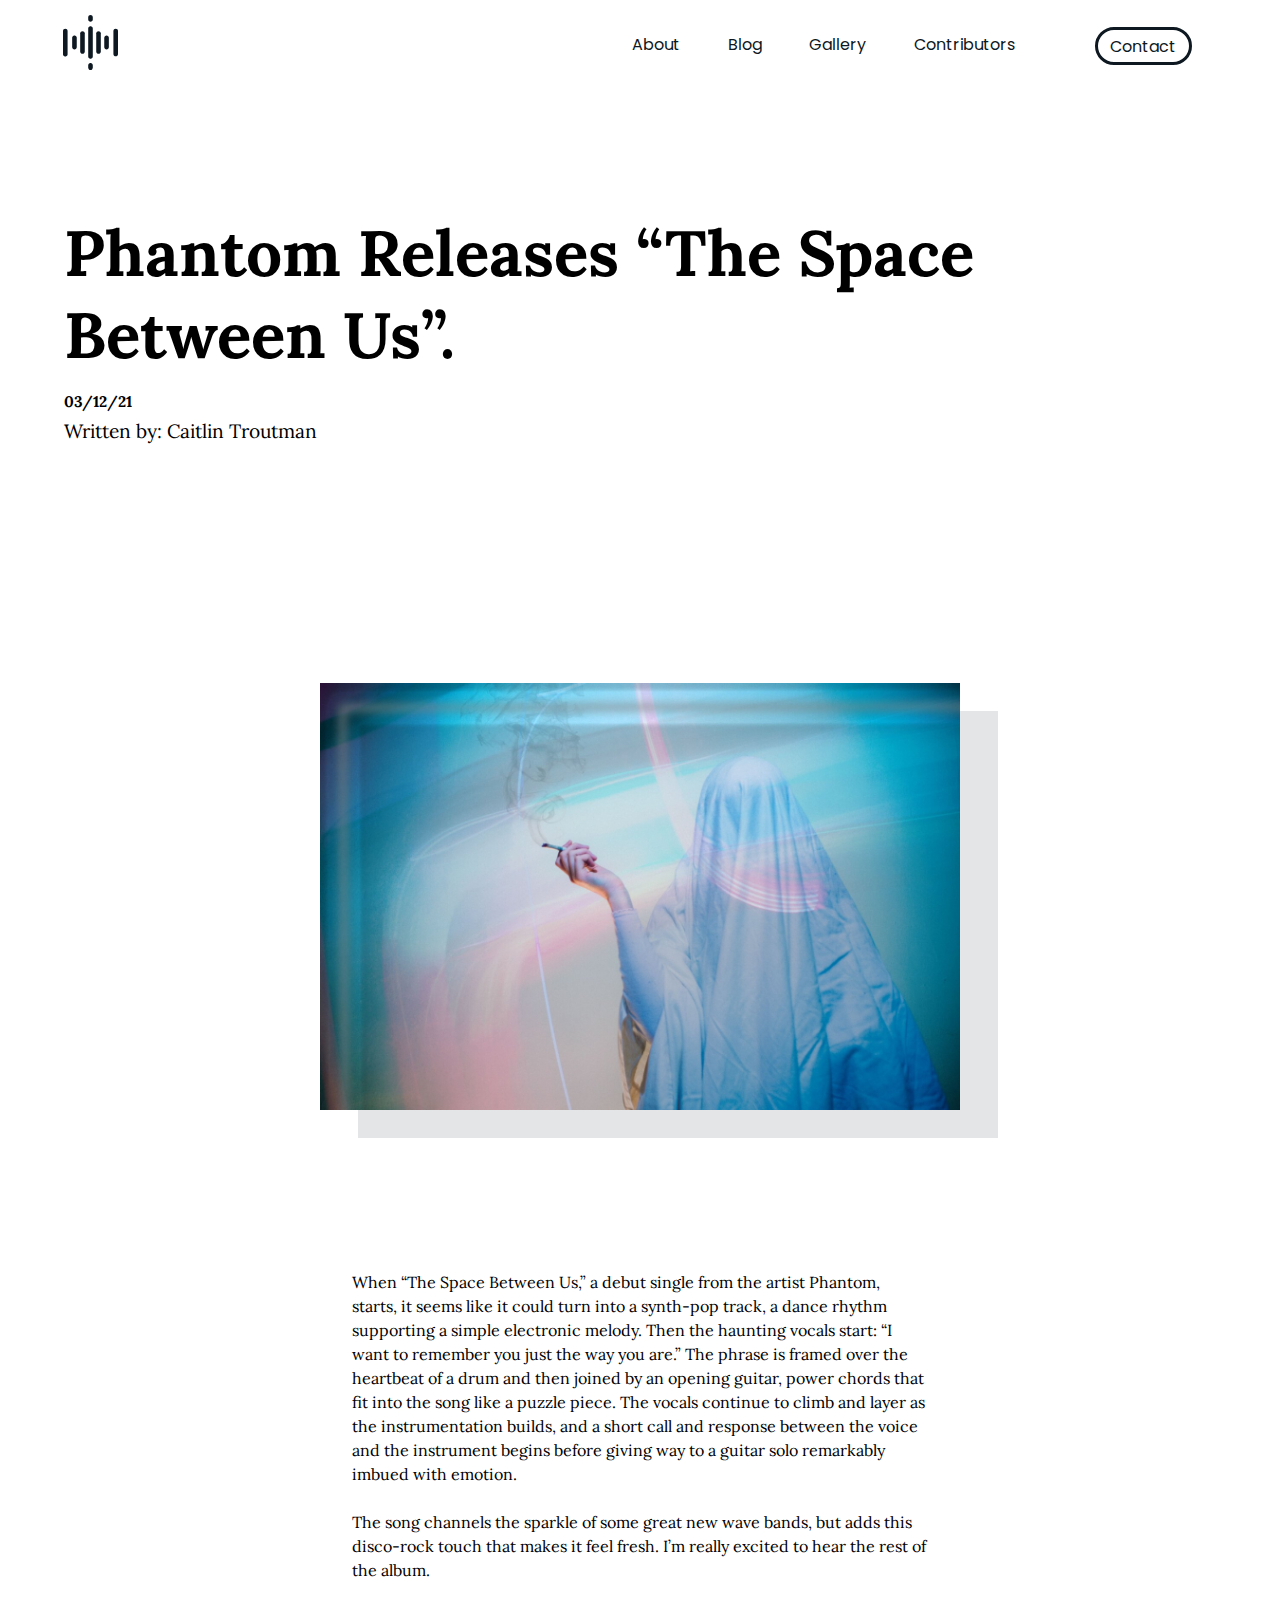
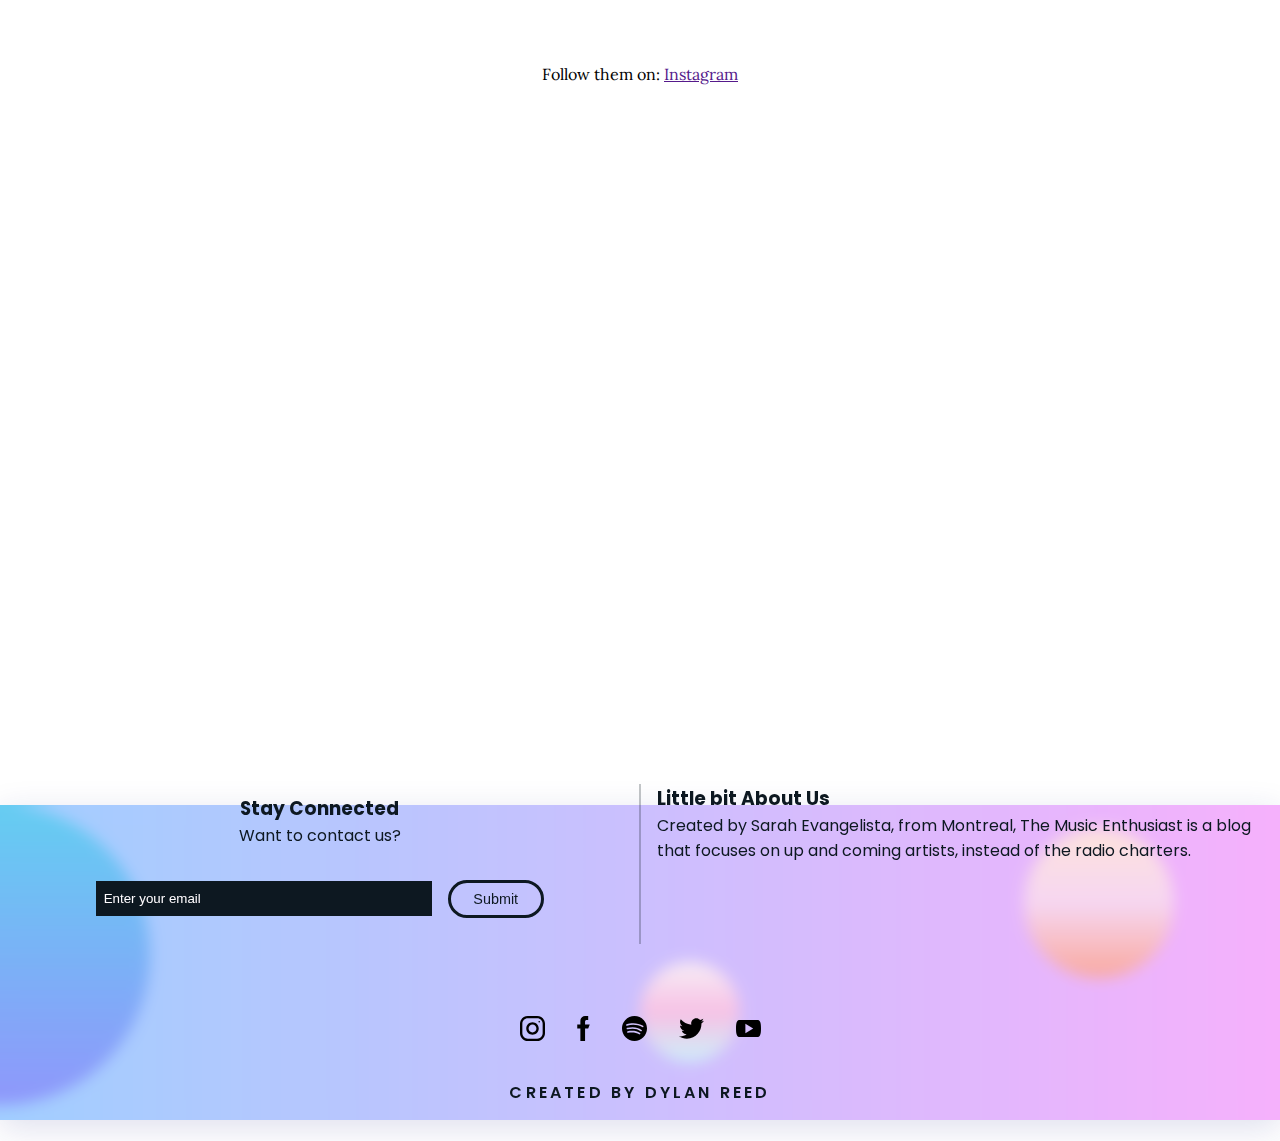
<file: posts/03-12-21-phantom-the-space-between-us-review.html>
<!DOCTYPE html>
<html lang="en">
<head>
  <meta charset="UTF-8">
  <meta http-equiv="X-UA-Compatible" content="IE=edge">
  <meta name="viewport" content="width=device-width, initial-scale=1.0">
  <link rel="stylesheet" href="">
  <link rel="stylesheet" href="../scss/blog.css">
  <link rel="preconnect" href="https://fonts.gstatic.com">
  <link href="https://fonts.googleapis.com/css2?family=Poppins:ital,wght@0,400;0,500;0,700;0,800;1,100;1,700&display=swap" rel="stylesheet">
  <link rel="preconnect" href="https://fonts.gstatic.com">
  <link href="https://fonts.googleapis.com/css2?family=Lora:wght@400;500;700&family=Poppins:ital,wght@0,400;0,500;0,700;0,800;1,100;1,700&display=swap" rel="stylesheet">
  <title>Phantom Releases “The Space Between Us”.</title>
</head>
<body>

  <header>
    <nav>
      <div class="nav-logo">
        <a href="../index.html"><img class="logo" src="../img/nav-logo.svg" alt=""></a>
      </div>

      <div class="nav-header">
        <img src="../img/nav-header.svg" alt="">
      </div>

        <ul class="nav-links">
          <li><a class="link" href="../about.html">About</a></li>
          <li><a class="link" href="../blogs.html">Blog</a></li>
          <li><a class="link" href="#">Gallery</a></li>
          <li><a class="link" href="#">Contributors</a></li>
          <li><a class="nav-cta" href="#">Contact</a></li>
        </ul>


      <div class="burger">
        <div class="line1"></div>
        <div class="line2"></div>
        <div class="line3"></div>
      </div>
    </nav>
  </header>


<article>

<div class="header">
  <h1 class="title">Phantom Releases “The Space Between Us”.</h1>

  <h5 class="date">03/12/21</h5>
  <p class="author">Written by: Caitlin Troutman</p>
</div>


<div class="cover">
  <img src="../img/Phantom Releases “The Space Between Us” 1-desktop.png" alt="" class="cover">
  </div>

<div class="article-content">

  <p>When “The Space Between Us,” a debut single from the artist Phantom, starts, it seems like it could turn into a synth-pop track, a dance rhythm supporting a simple electronic melody. Then the haunting vocals start: “I want to remember you just the way you are.” The phrase is framed over the heartbeat of a drum and then joined by an opening guitar, power chords that fit into the song like a puzzle piece. The vocals continue to climb and layer as the instrumentation builds, and a short call and response between the voice and the instrument begins before giving way to a guitar solo remarkably imbued with emotion.
    <br>
    <br>
  The song channels the sparkle of some great new wave bands, but adds this disco-rock touch that makes it feel fresh. I’m really excited to hear the rest of the album.</p>



<div class="article-socials">
  <p>Follow them on: <a href="">Instagram</a></p>
</div>
</div>

<div class="song">
  <iframe width="560" height="315" src="https://www.youtube.com/embed/qxPed8debwU" frameborder="0" allow="accelerometer; autoplay; clipboard-write; encrypted-media; gyroscope; picture-in-picture" allowfullscreen></iframe>
</iframe>
</div>

</article>


  <footer>

    <div class="ball1"></div>
    <div class="ball2"></div>
    <div class="ball3"></div>


    <div class="container">
   <div class="top">
    <div class="left-col">
    <h3>Stay Connected</h3>
    <p>Want to contact us?</p>
    <form action="email">
      <input type="email" class="email-input" placeholder="Enter your email">
      <div class="submit">
      <input type="submit" name="submit" class="btn submit-btn" id="submit">
      </div>
    </form>
  </div>

  <div class="right-left"></div>

    <div class="right-col">
      <h3>Little bit About Us</h3>
      <p>Created by Sarah Evangelista, from Montreal, The Music Enthusiast is a blog that focuses on up and coming artists, instead of the radio charters.</p>
    </div>
  </div>


    <div class="under">

      <div class="social-links">
             <a href=""><img class="social-link" src="../img/black-instagram.svg" alt="instagram"></a>
              <a href=""><img class="social-link" social-link src="../img/black-facebook.svg" alt="facebook"></a>
              <a href=""><img class="social-link" src="../img/black-spotify.svg" alt="spotify"></a>
              <a href=""><img class="social-link" src="../img/black-twitter.svg" alt="twitter"></a>
              <a href=""><img class="social-link" src="../img/black-youtube.svg" alt="youtube"></a>
              </div>

      <p class="author">Created by Dylan Reed</p>
    </div>
    </div>
  </footer>

<script src="../main.js"></script>

</body>
</html>
</file>
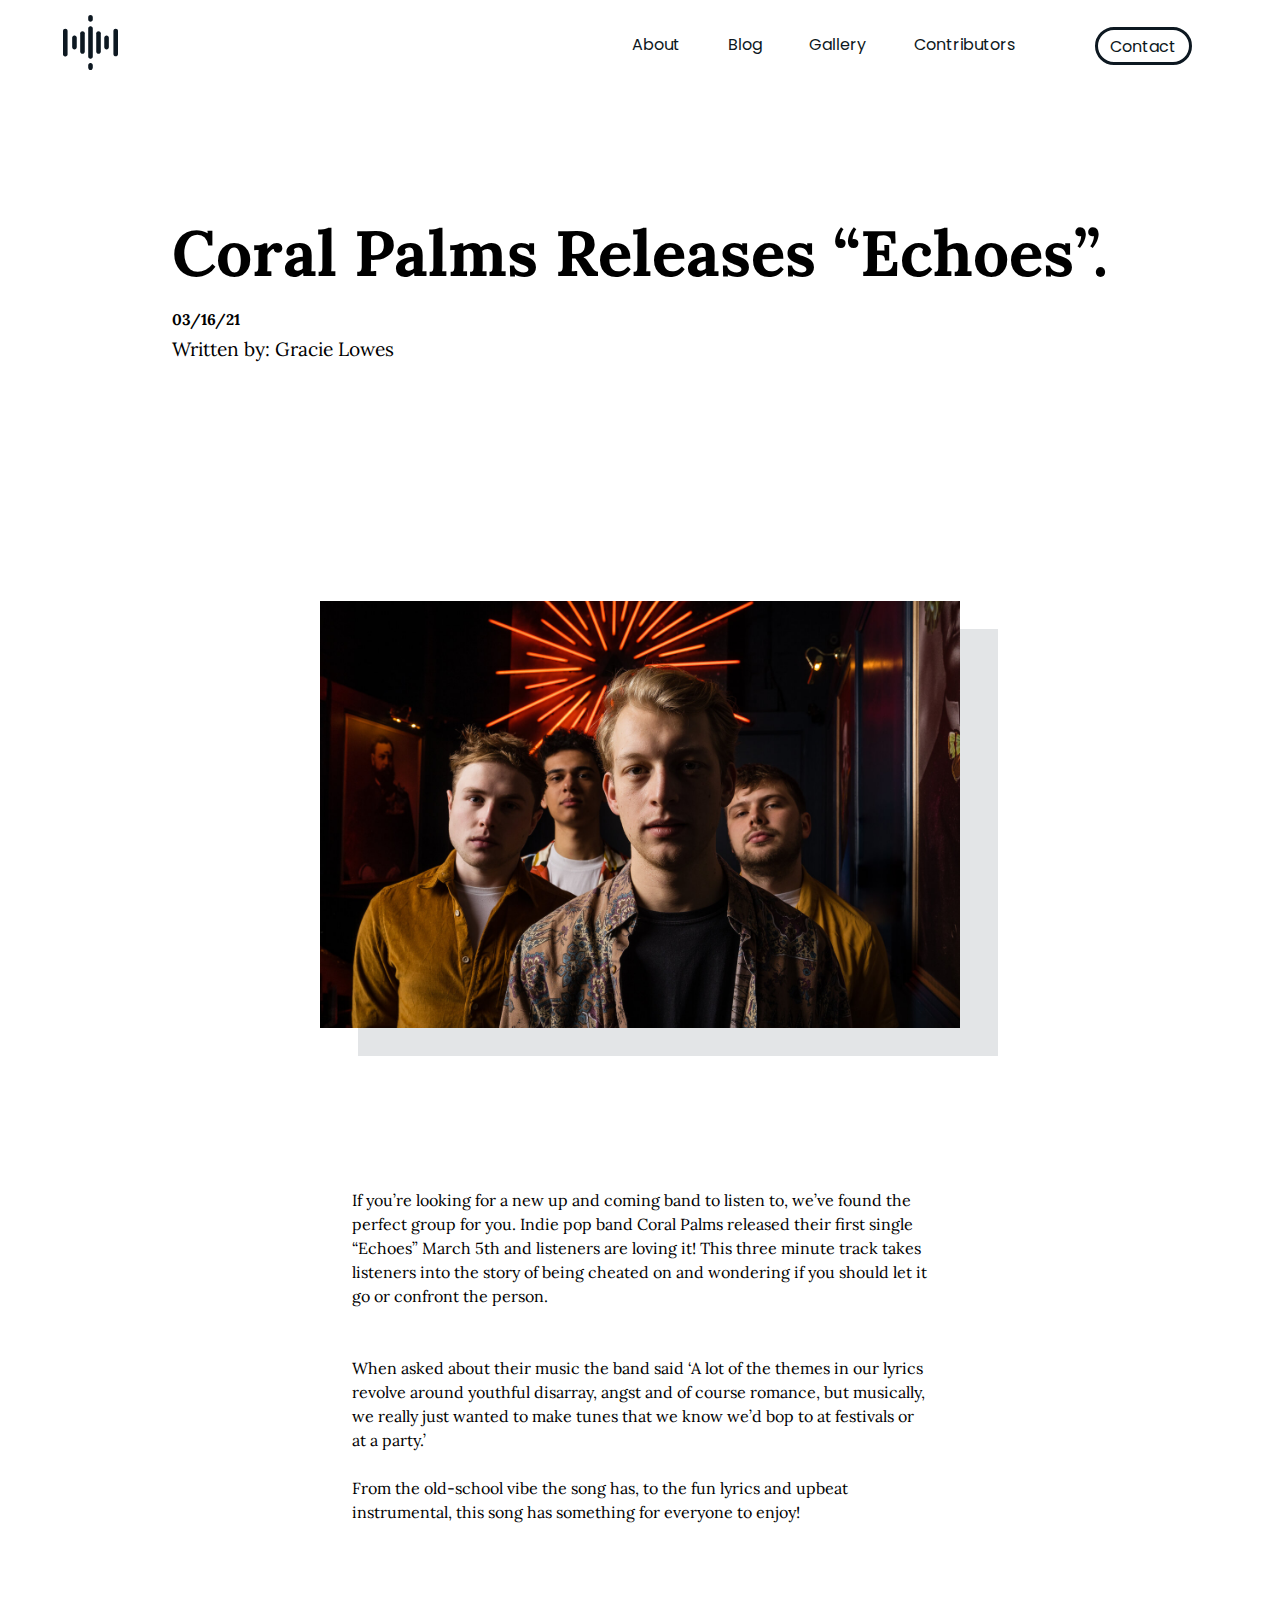
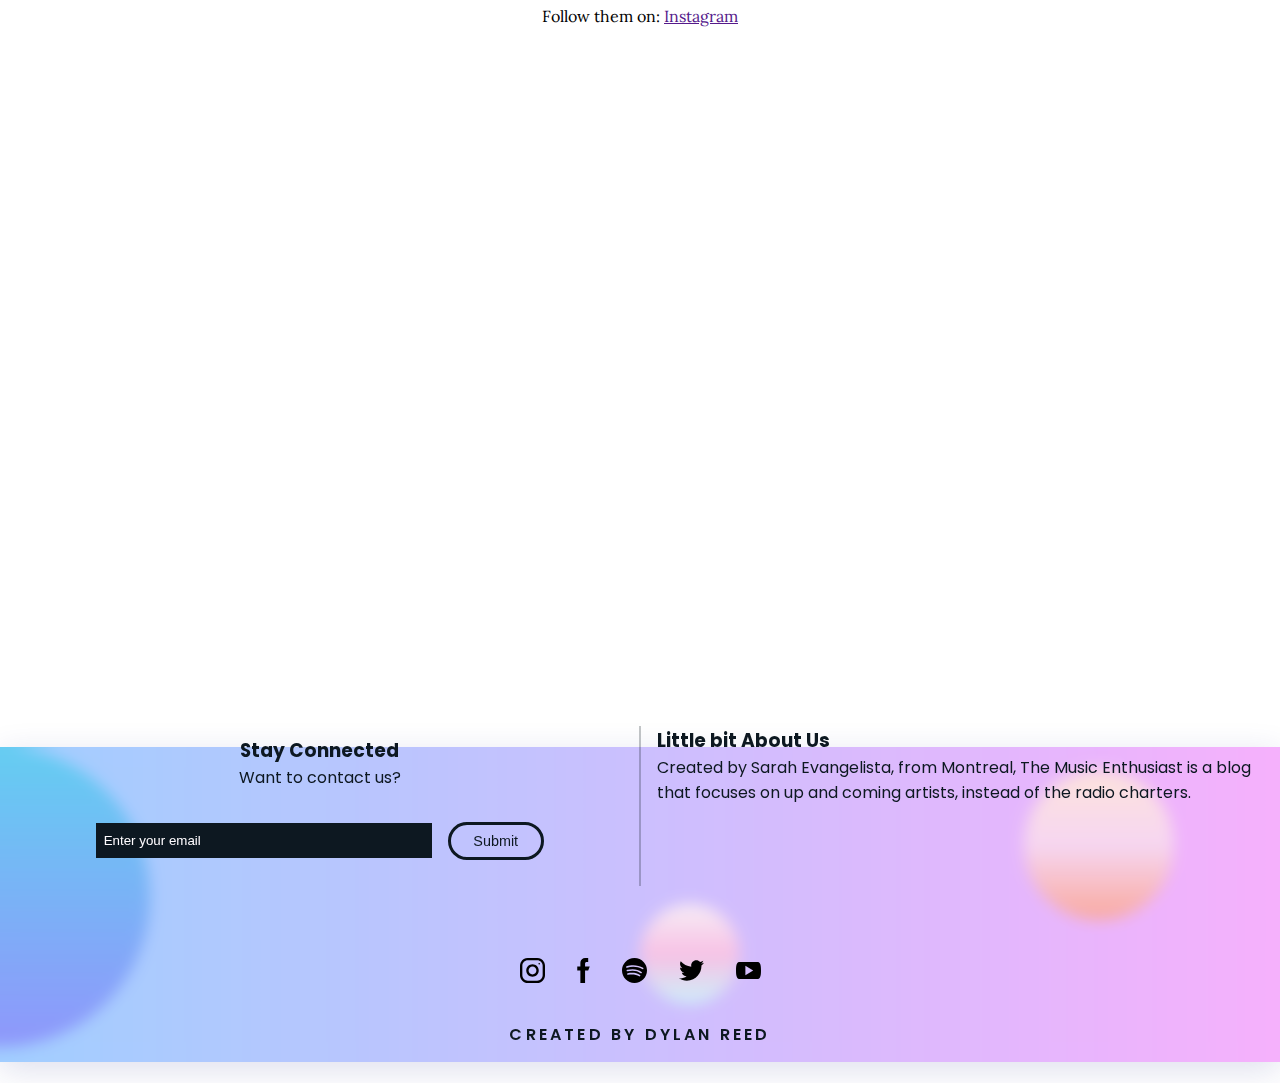
<file: posts/03-16-21-coral-palms-realses-echoes.html>
<!DOCTYPE html>
<html lang="en">
<head>
  <meta charset="UTF-8">
  <meta http-equiv="X-UA-Compatible" content="IE=edge">
  <meta name="viewport" content="width=device-width, initial-scale=1.0">
  <link rel="stylesheet" href="">
  <link rel="stylesheet" href="../scss/blog.css">
  <link rel="preconnect" href="https://fonts.gstatic.com">
  <link href="https://fonts.googleapis.com/css2?family=Poppins:ital,wght@0,400;0,500;0,700;0,800;1,100;1,700&display=swap" rel="stylesheet">
  <link rel="preconnect" href="https://fonts.gstatic.com">
  <link href="https://fonts.googleapis.com/css2?family=Lora:wght@400;500;700&family=Poppins:ital,wght@0,400;0,500;0,700;0,800;1,100;1,700&display=swap" rel="stylesheet">
  <title>Phantom Releases “The Space Between Us”.</title>
</head>
<body>

  <header>
    <nav>
      <div class="nav-logo">
        <a href="../index.html"><img class="logo" src="../img/nav-logo.svg" alt=""></a>
      </div>

      <div class="nav-header">
        <img src="../img/nav-header.svg" alt="">
      </div>

        <ul class="nav-links">
          <li><a class="link" href="../about.html">About</a></li>
          <li><a class="link" href="../blogs.html">Blog</a></li>
          <li><a class="link" href="#">Gallery</a></li>
          <li><a class="link" href="#">Contributors</a></li>
          <li><a class="nav-cta" href="#">Contact</a></li>
        </ul>


      <div class="burger">
        <div class="line1"></div>
        <div class="line2"></div>
        <div class="line3"></div>
      </div>
    </nav>
  </header>


<article>

<div class="header">
  <h1 class="title">Coral Palms Releases “Echoes”.</h1>

  <h5 class="date">03/16/21</h5>
  <p class="author">Written by: Gracie Lowes</p>
</div>


<div class="cover">
  <img src="./Coral Palms Releases “Echoes”..jpg" alt="" class="cover">
  </div>

<div class="article-content">

<p>If you’re looking for a new up and coming band to listen to, we’ve found the perfect group for you. Indie pop band Coral Palms released their first single “Echoes” March 5th and listeners are loving it!
This three minute track takes listeners into the story of being cheated on and wondering if you should let it go or confront the person.

<br><br><br>
When asked about their music the band said ‘A lot of the themes in our lyrics revolve around youthful disarray, angst and of course romance, but musically, we really just wanted to make tunes that we know we’d bop to at festivals or at a party.’
<br><br>
From the old-school vibe the song has, to the fun lyrics and upbeat instrumental, this song has something for everyone to enjoy!</p>

<div class="article-socials">
  <p>Follow them on: <a href="">Instagram</a></p>
</div>
</div>
</div>



<div class="song">
<iframe width="560" height="315" src="https://www.youtube.com/embed/3u7ZSRt3f7s" frameborder="0" allow="accelerometer; autoplay; clipboard-write; encrypted-media; gyroscope; picture-in-picture" allowfullscreen></iframe>
</iframe>

</article>


  <footer>

    <div class="ball1"></div>
    <div class="ball2"></div>
    <div class="ball3"></div>


    <div class="container">
   <div class="top">
    <div class="left-col">
    <h3>Stay Connected</h3>
    <p>Want to contact us?</p>
    <form action="email">
      <input type="email" class="email-input" placeholder="Enter your email">
      <div class="submit">
      <input type="submit" name="submit" class="btn submit-btn" id="submit">
      </div>
    </form>
  </div>

  <div class="right-left"></div>

    <div class="right-col">
      <h3>Little bit About Us</h3>
      <p>Created by Sarah Evangelista, from Montreal, The Music Enthusiast is a blog that focuses on up and coming artists, instead of the radio charters.</p>
    </div>
  </div>


    <div class="under">

      <div class="social-links">
             <a href=""><img class="social-link" src="../img/black-instagram.svg" alt="instagram"></a>
              <a href=""><img class="social-link" social-link src="../img/black-facebook.svg" alt="facebook"></a>
              <a href=""><img class="social-link" src="../img/black-spotify.svg" alt="spotify"></a>
              <a href=""><img class="social-link" src="../img/black-twitter.svg" alt="twitter"></a>
              <a href=""><img class="social-link" src="../img/black-youtube.svg" alt="youtube"></a>
              </div>

      <p class="author">Created by Dylan Reed</p>
    </div>
    </div>
  </footer>

<script src="../main.js"></script>
<script src="./audioPlayer.js"></script>

</body>
</html>
</file>
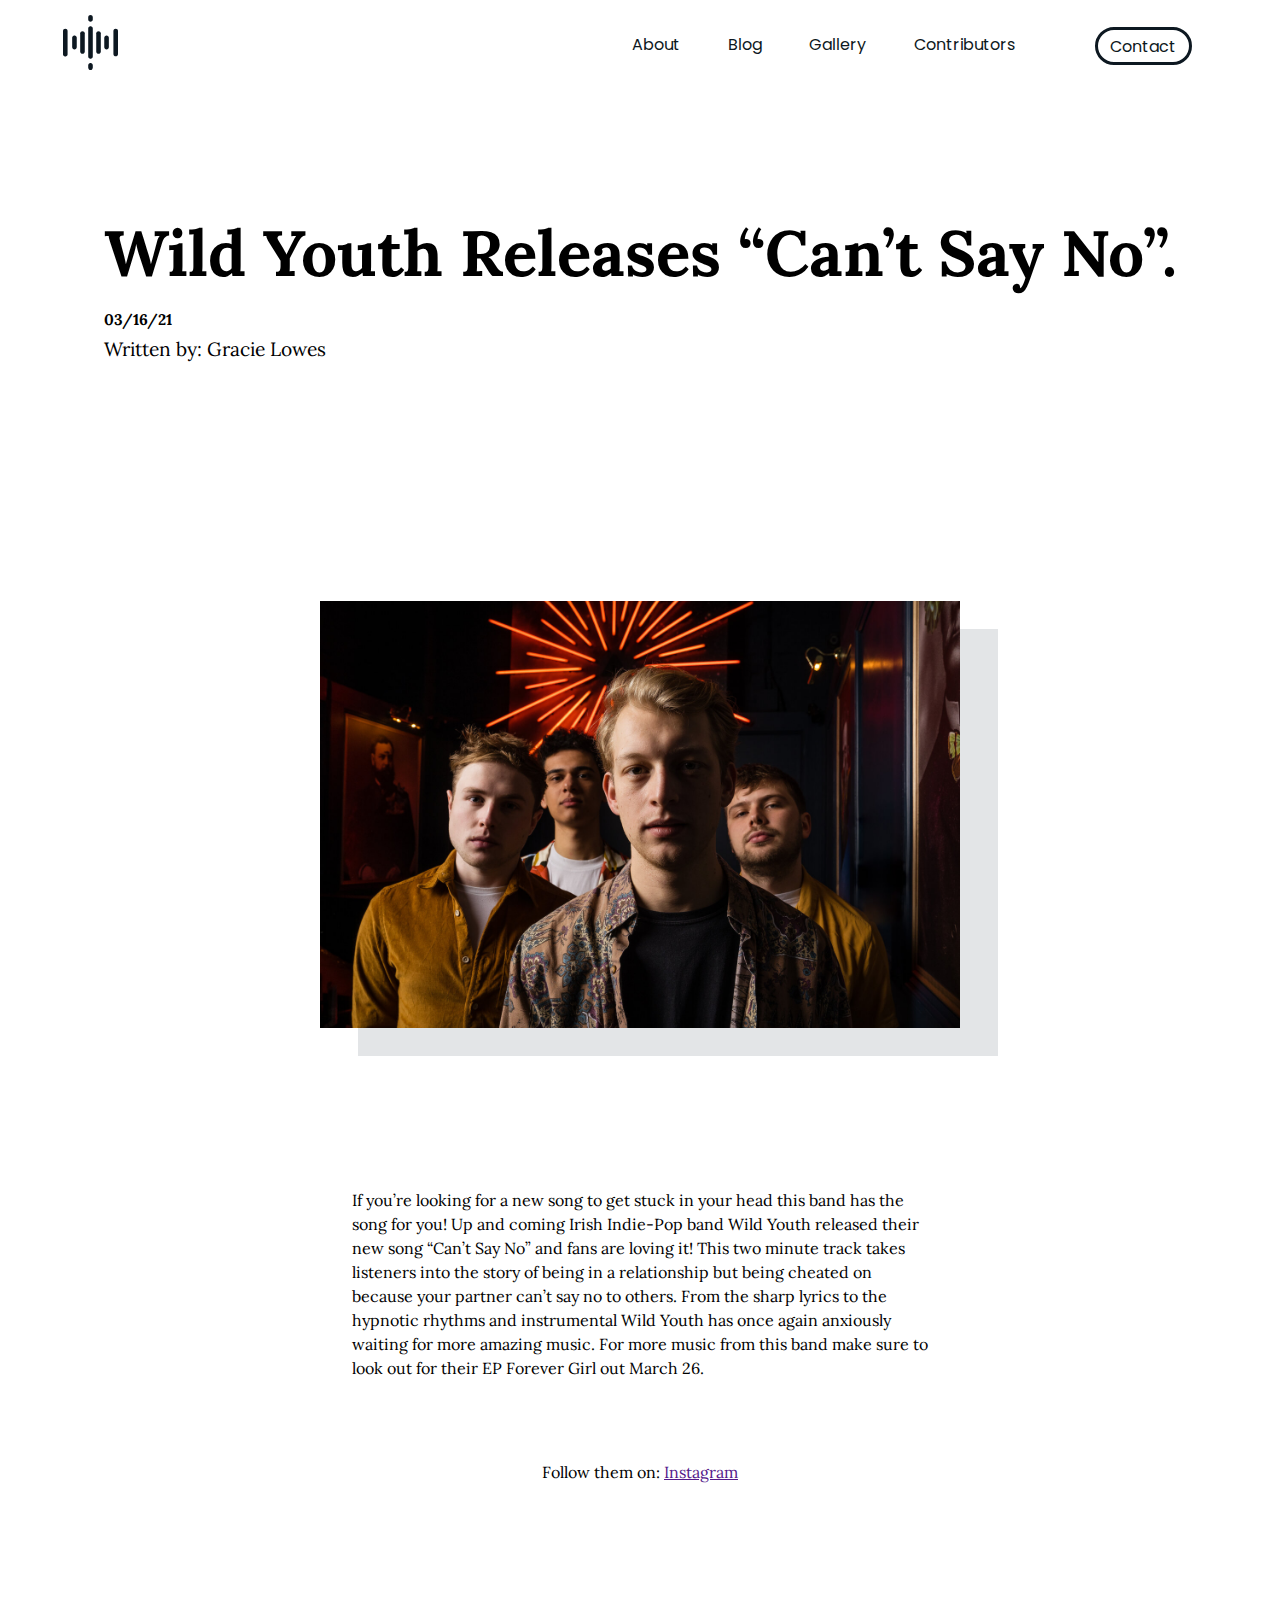
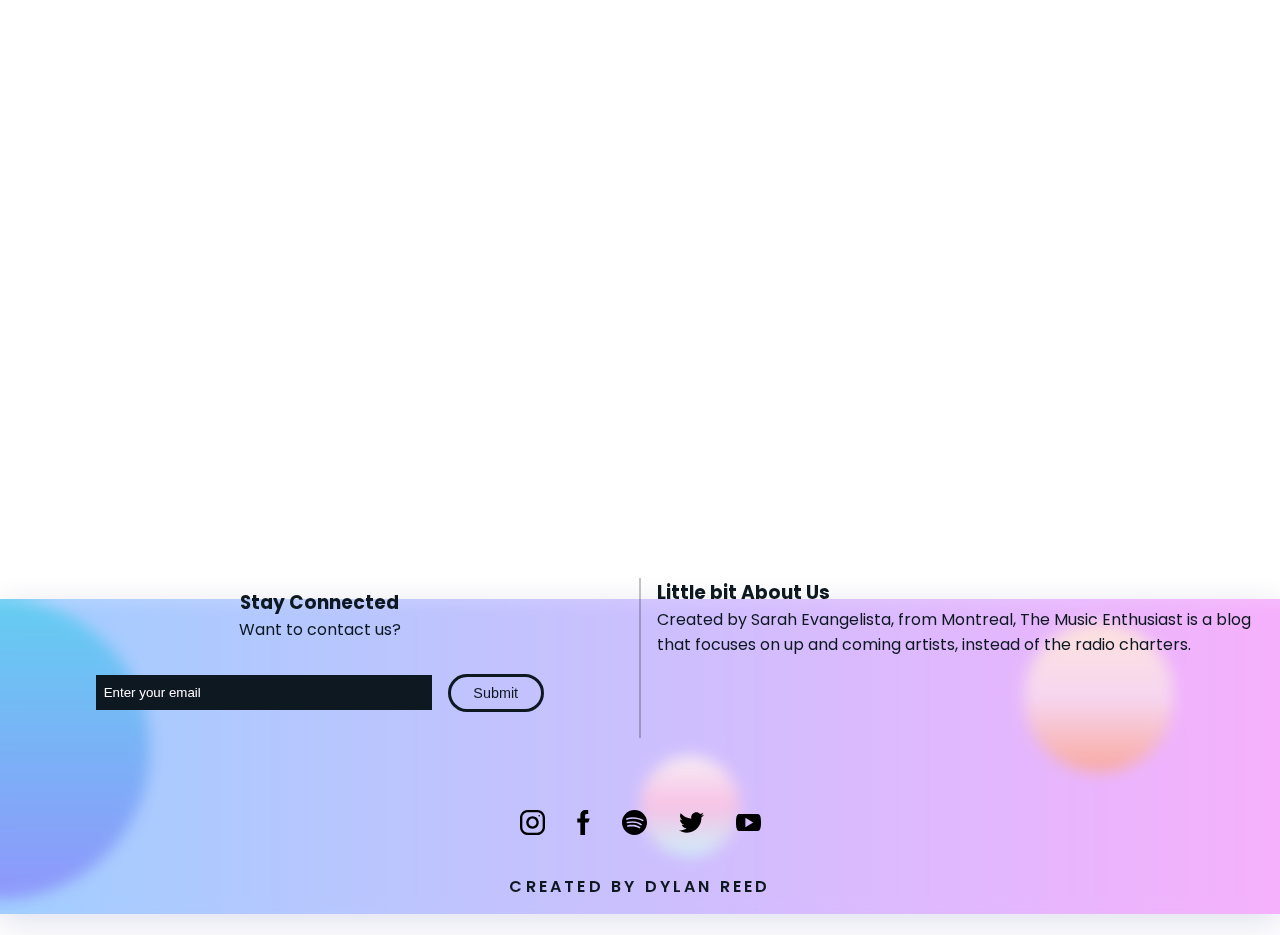
<file: posts/03-16-21-wild-youth-releases-cant-say-no.html>
<!DOCTYPE html>
<html lang="en">
<head>
  <meta charset="UTF-8">
  <meta http-equiv="X-UA-Compatible" content="IE=edge">
  <meta name="viewport" content="width=device-width, initial-scale=1.0">
  <link rel="stylesheet" href="">
  <link rel="stylesheet" href="../scss/blog.css">
  <link rel="preconnect" href="https://fonts.gstatic.com">
  <link href="https://fonts.googleapis.com/css2?family=Poppins:ital,wght@0,400;0,500;0,700;0,800;1,100;1,700&display=swap" rel="stylesheet">
  <link rel="preconnect" href="https://fonts.gstatic.com">
  <link href="https://fonts.googleapis.com/css2?family=Lora:wght@400;500;700&family=Poppins:ital,wght@0,400;0,500;0,700;0,800;1,100;1,700&display=swap" rel="stylesheet">
  <title>Wild Youth Releases “Can’t Say No”.</title>
</head>
<body>

  <header>
    <nav>
      <div class="nav-logo">
        <a href="../index.html"><img class="logo" src="../img/nav-logo.svg" alt=""></a>
      </div>

      <div class="nav-header">
        <img src="../img/nav-header.svg" alt="">
      </div>

        <ul class="nav-links">
          <li><a class="link" href="../about.html">About</a></li>
          <li><a class="link" href="../blogs.html">Blog</a></li>
          <li><a class="link" href="#">Gallery</a></li>
          <li><a class="link" href="#">Contributors</a></li>
          <li><a class="nav-cta" href="#">Contact</a></li>
        </ul>


      <div class="burger">
        <div class="line1"></div>
        <div class="line2"></div>
        <div class="line3"></div>
      </div>
    </nav>
  </header>


<article>

<div class="header">
  <h1 class="title">Wild Youth Releases “Can’t Say No”.</h1>

  <h5 class="date">03/16/21</h5>
  <p class="author">Written by: Gracie Lowes</p>
</div>


<div class="cover">
  <img src="./Coral Palms Releases “Echoes”..jpg" alt="" class="cover">
  </div>

<div class="article-content">

<p>If you’re looking for a new song to get stuck in your head this band has the song for you!
Up and coming Irish Indie-Pop band Wild Youth released their new song “Can’t Say No” and fans are loving it!
This two minute track takes listeners into the story of being in a relationship but being cheated on because your partner can’t say no to others. From the sharp lyrics to the hypnotic rhythms and instrumental Wild Youth has once again anxiously waiting for more amazing music.
For more music from this band make sure to look out for their EP Forever Girl out March 26.</p>


<div class="article-socials">
  <p>Follow them on: <a href="">Instagram</a></p>
</div>
</div>

<iframe width="560" height="315" src="https://www.youtube.com/embed/SoRSDhG8Ws0" frameborder="0" allow="accelerometer; autoplay; clipboard-write; encrypted-media; gyroscope; picture-in-picture" allowfullscreen></iframe>


</article>


  <footer>

    <div class="ball1"></div>
    <div class="ball2"></div>
    <div class="ball3"></div>


    <div class="container">
   <div class="top">
    <div class="left-col">
    <h3>Stay Connected</h3>
    <p>Want to contact us?</p>
    <form action="email">
      <input type="email" class="email-input" placeholder="Enter your email">
      <div class="submit">
      <input type="submit" name="submit" class="btn submit-btn" id="submit">
      </div>
    </form>
  </div>

  <div class="right-left"></div>

    <div class="right-col">
      <h3>Little bit About Us</h3>
      <p>Created by Sarah Evangelista, from Montreal, The Music Enthusiast is a blog that focuses on up and coming artists, instead of the radio charters.</p>
    </div>
  </div>


    <div class="under">

      <div class="social-links">
             <a href=""><img class="social-link" src="../img/black-instagram.svg" alt="instagram"></a>
              <a href=""><img class="social-link" social-link src="../img/black-facebook.svg" alt="facebook"></a>
              <a href=""><img class="social-link" src="../img/black-spotify.svg" alt="spotify"></a>
              <a href=""><img class="social-link" src="../img/black-twitter.svg" alt="twitter"></a>
              <a href=""><img class="social-link" src="../img/black-youtube.svg" alt="youtube"></a>
              </div>

      <p class="author">Created by Dylan Reed</p>
    </div>
    </div>
  </footer>

<script src="../main.js"></script>
<script src="./audioPlayer.js"></script>

</body>
</html>
</file>
<file: scss/main.css>
*,
*::before,
*::after {
  padding: 0;
  margin: 0;
  -webkit-box-sizing: border-box;
          box-sizing: border-box;
}

html {
  scroll-behavior: smooth;
}

body {
  overflow-x: hidden;
}

.nav-links {
  font-family: 'Poppins', sans-serif;
  overflow-x: hidden;
  font-weight: 600;
  text-transform: uppercase;
  -ms-flex-pack: distribute;
      justify-content: space-around;
  position: absolute;
  height: 100vh;
  right: 0rem;
  top: 0vh;
  background: rgba(34, 34, 34, 0.35);
  -webkit-box-shadow: 0 8px 32px 0 rgba(31, 38, 135, 0.15);
          box-shadow: 0 8px 32px 0 rgba(31, 38, 135, 0.15);
  backdrop-filter: blur(6.5px);
  -webkit-backdrop-filter: blur(4.5px);
  z-index: 7;
  display: -webkit-box;
  display: -ms-flexbox;
  display: flex;
  -webkit-box-orient: vertical;
  -webkit-box-direction: normal;
      -ms-flex-direction: column;
          flex-direction: column;
  -webkit-box-align: start;
      -ms-flex-align: start;
          align-items: flex-start;
  width: 75vw;
  -webkit-transform: translateX(100%);
          transform: translateX(100%);
  -webkit-transition: 300ms ease;
  transition: 300ms ease;
  overflow-x: hidden;
}

nav {
  width: 100%;
  display: -webkit-box;
  display: -ms-flexbox;
  display: flex;
  background: transparent;
  -webkit-box-pack: justify;
      -ms-flex-pack: justify;
          justify-content: space-between;
  -webkit-box-align: center;
      -ms-flex-align: center;
          align-items: center;
  z-index: 4;
  -webkit-animation: 3s ease 0s slideOpacity;
          animation: 3s ease 0s slideOpacity;
}

nav li {
  padding: 0 5rem;
  opacity: 0;
  list-style-type: none;
  margin: 2rem 0;
  -webkit-transition: 200ms ease;
  transition: 200ms ease;
  font-size: 1.75rem;
}

nav li .link::after {
  content: "";
  display: block;
  width: 0;
  height: 4px;
  opacity: 0%;
  background: #6FB4FF;
  -webkit-transition: width 200ms, opacity 200ms, 250ms ease;
  transition: width 200ms, opacity 200ms, 250ms ease;
  z-index: 1;
}

nav li .link:hover::after {
  opacity: 100%;
  width: 100%;
  -webkit-transition: width 200ms;
  transition: width 200ms;
  -webkit-box-shadow: rgba(50, 50, 93, 0.3) 0px 10px 20px 0px, rgba(0, 0, 0, 0.8) 0px 30px 60px -30px;
          box-shadow: rgba(50, 50, 93, 0.3) 0px 10px 20px 0px, rgba(0, 0, 0, 0.8) 0px 30px 60px -30px;
}

nav li .nav-cta {
  border: 4px solid #FFFCFF;
  padding: .4rem .8rem;
  -webkit-transition: 250ms ease;
  transition: 250ms ease;
}

nav li .nav-cta:hover {
  color: #0D1821;
  background-color: #FFFCFF;
  -webkit-box-shadow: rgba(50, 50, 93, 0.3) 0px 10px 20px 0px, rgba(0, 0, 0, 0.8) 0px 30px 60px -30px;
          box-shadow: rgba(50, 50, 93, 0.3) 0px 10px 20px 0px, rgba(0, 0, 0, 0.8) 0px 30px 60px -30px;
}

.nav-links a {
  color: #FFFCFF;
  text-decoration: none;
}

.nav-logo img {
  height: 55px;
  width: 55px;
}

.nav-header img {
  width: 160px;
  height: 36.79px;
}

.burger {
  display: block;
  cursor: pointer;
  z-index: 10;
  padding: 15px;
}

.burger div {
  width: 25px;
  height: 3px;
  border-radius: 5px;
  background-color: #0D1821;
  margin: 5px;
  -webkit-transition: all 0.3s ease;
  transition: all 0.3s ease;
  z-index: 6;
}

.hero-section {
  width: 100%;
  height: 65vh;
  background: -webkit-gradient(linear, left top, right top, from(#6FB4FF), to(#F187FB));
  background: linear-gradient(to right, #6FB4FF, #F187FB);
  color: #FFFCFF;
  display: -webkit-box;
  display: -ms-flexbox;
  display: flex;
  -webkit-box-align: center;
      -ms-flex-align: center;
          align-items: center;
  position: relative;
  font-family: 'Poppins', sans-serif;
}

.hero-section .ball1 {
  height: 300px;
  width: 300px;
  max-width: 100%;
  border-radius: 50%;
  background: -webkit-gradient(linear, left bottom, left top, from(#5460F9), to(#12B3EB));
  background: linear-gradient(bottom, #5460F9, #12B3EB);
  position: absolute;
  left: -150px;
}

.hero-section .ball2 {
  height: 150px;
  width: 150px;
  border-radius: 50%;
  background: -webkit-gradient(linear, left bottom, left top, from(#F67B6B), color-stop(#F2C1EA), to(#FCD4CA));
  background: linear-gradient(0turn, #F67B6B, #F2C1EA, #FCD4CA);
  position: absolute;
  left: 80%;
  bottom: 45%;
}

.hero-section .ball3 {
  height: 100px;
  width: 100px;
  border-radius: 50%;
  background: -webkit-gradient(linear, left bottom, left top, from(#B3E8F7), color-stop(#F3A0D7), to(#F4E6F1));
  background: linear-gradient(0turn, #B3E8F7, #F3A0D7, #F4E6F1);
  position: absolute;
  left: 50%;
  top: 50%;
}

.hero-section .container {
  width: 100%;
  height: 35vh;
  background: rgba(255, 255, 255, 0.35);
  -webkit-box-shadow: 0 8px 32px 0 rgba(31, 38, 135, 0.15);
          box-shadow: 0 8px 32px 0 rgba(31, 38, 135, 0.15);
  backdrop-filter: blur(7.5px);
  -webkit-backdrop-filter: blur(4.5px);
  display: -webkit-box;
  display: -ms-flexbox;
  display: flex;
  -webkit-box-orient: vertical;
  -webkit-box-direction: normal;
      -ms-flex-direction: column;
          flex-direction: column;
  -webkit-box-pack: center;
      -ms-flex-pack: center;
          justify-content: center;
  -webkit-box-align: center;
      -ms-flex-align: center;
          align-items: center;
  text-align: center;
}

.hero-section .container .content {
  max-width: 40rem;
  max-height: 20rem;
  display: -webkit-box;
  display: -ms-flexbox;
  display: flex;
  -webkit-box-pack: center;
      -ms-flex-pack: center;
          justify-content: center;
  -webkit-box-align: center;
      -ms-flex-align: center;
          align-items: center;
  -webkit-box-orient: vertical;
  -webkit-box-direction: normal;
      -ms-flex-direction: column;
          flex-direction: column;
}

.hero-section .container .logo-hero {
  width: 75px;
  height: 75px;
}

.hero-section .container .hero-header {
  padding: 2.8rem 0.9rem 1.2rem 0.9rem;
  width: 50vw;
  max-width: 90%;
}

.hero-section .container .desc {
  max-width: 300px;
  padding-bottom: 2rem;
  width: 80vw;
  max-width: 60%;
  font-size: clamp(0.15rem, 2.5vw, 1.2rem);
}

.hero-section .container .social-links {
  width: auto;
  display: -webkit-box;
  display: -ms-flexbox;
  display: flex;
  -webkit-box-align: center;
      -ms-flex-align: center;
          align-items: center;
  -ms-flex-pack: distribute;
      justify-content: space-around;
}

.hero-section .container .social-links .social-link {
  -webkit-transition: 300ms ease;
  transition: 300ms ease;
  padding: 0 1rem;
}

.hero-section .container .social-links .social-link:hover,
.hero-section .container .social-links .social-link:focus {
  -webkit-transform: translateY(-10px);
          transform: translateY(-10px);
}

.recent-blogs {
  width: 100%;
  padding: 5rem 0 5rem 0;
  display: -webkit-box;
  display: -ms-flexbox;
  display: flex;
  -webkit-box-orient: vertical;
  -webkit-box-direction: normal;
      -ms-flex-direction: column;
          flex-direction: column;
  -webkit-box-align: center;
      -ms-flex-align: center;
          align-items: center;
  -webkit-box-pack: center;
      -ms-flex-pack: center;
          justify-content: center;
  font-family: 'Poppins', sans-serif;
  background-color: #FFFCFF;
}

.recent-blogs h2 {
  padding: 1rem;
}

.recent-blogs .down-btn {
  -webkit-transition: 200ms ease;
  transition: 200ms ease;
  cursor: pointer;
}

.recent-blogs .down-btn:hover,
.recent-blogs .down-btn:focus {
  -webkit-transform: translateY(20px);
          transform: translateY(20px);
}

.recent-section {
  font-family: 'Lora', sans-serif;
  display: -webkit-box;
  display: -ms-flexbox;
  display: flex;
  -webkit-box-orient: vertical;
  -webkit-box-direction: normal;
      -ms-flex-direction: column;
          flex-direction: column;
  margin: 2rem;
  background-color: #FFFCFF;
}

.recent-section .post {
  padding: 2rem;
  display: -webkit-box;
  display: -ms-flexbox;
  display: flex;
  -webkit-box-orient: vertical;
  -webkit-box-direction: normal;
      -ms-flex-direction: column;
          flex-direction: column;
  -webkit-box-pack: center;
      -ms-flex-pack: center;
          justify-content: center;
  -webkit-box-align: center;
      -ms-flex-align: center;
          align-items: center;
}

.recent-section .post .gal .big img {
  max-width: 200px;
}

.recent-section .post .cover {
  margin-top: 5em;
  position: relative;
  z-index: 1;
  -webkit-box-shadow: rgba(149, 157, 165, 0.2616) 38px 28px 0px;
          box-shadow: rgba(149, 157, 165, 0.2616) 38px 28px 0px;
}

.recent-section .post .cover img {
  max-width: 100%;
}

.recent-section .post .date {
  margin: 2.2rem;
  width: 100%;
}

.recent-section .post .title {
  margin-bottom: 2.2rem;
  width: 100%;
}

.recent-section .post .title h2 {
  font-size: clamp(1.2rem, 5.2vw, 3.2rem);
}

.recent-section .post .desc {
  width: 100%;
  margin-bottom: 1rem;
  font-size: clamp(0.15rem, 2.5vw, 1.4rem);
}

.recent-section .post .read-more-btn {
  width: 100%;
  display: -webkit-box;
  display: -ms-flexbox;
  display: flex;
  -webkit-box-pack: start;
      -ms-flex-pack: start;
          justify-content: flex-start;
}

.recent-section .post .btn {
  background: transparent;
  font-size: .9rem;
  border: 0;
  cursor: pointer;
  display: inline-block;
  position: relative;
  color: #0D1821;
  padding: 0.5em;
  z-index: 1;
}

.recent-section .post .btn a {
  text-decoration: none;
  color: #0D1821;
}

.recent-section .post .btn::after {
  content: "";
  position: absolute;
  background: #6FB4FF;
  height: .95em;
  width: 65%;
  left: 0;
  z-index: -1;
  top: 50%;
  -webkit-transform-origin: bottom left;
          transform-origin: bottom left;
  -webkit-transition: 200ms ease;
  transition: 200ms ease;
}

.recent-section .post .btn:hover::after,
.recent-section .post .btn:focus::after {
  -webkit-transform: scale(1.55, 1.85);
          transform: scale(1.55, 1.85);
}

.recent-section .view-all-btn {
  display: -webkit-box;
  display: -ms-flexbox;
  display: flex;
  width: 100%;
  -webkit-box-pack: center;
      -ms-flex-pack: center;
          justify-content: center;
  -webkit-box-align: center;
      -ms-flex-align: center;
          align-items: center;
  height: 8rem;
}

.recent-section .view-all {
  margin-top: 2rem;
  background: none;
  padding: .5rem;
  width: 25%;
  font-size: 1rem;
  border: 3px solid #0D1821;
  color: #0D1821;
  -webkit-transition: 300ms ease;
  transition: 300ms ease;
  border-radius: 3px;
}

.recent-section .view-all:hover,
.recent-section .view-all:focus {
  padding: 1rem;
  width: 35%;
  background-color: #0D1821;
  color: #FFFCFF;
  cursor: pointer;
}

.about-section {
  font-family: 'Lora', sans-serif;
  height: 100vh;
  display: -webkit-box;
  display: -ms-flexbox;
  display: flex;
  -webkit-box-pack: center;
      -ms-flex-pack: center;
          justify-content: center;
  -webkit-box-align: center;
      -ms-flex-align: center;
          align-items: center;
  -webkit-box-orient: vertical;
  -webkit-box-direction: normal;
      -ms-flex-direction: column;
          flex-direction: column;
  margin: 2rem;
  -webkit-animation: 3s ease 0s slideOpacity;
          animation: 3s ease 0s slideOpacity;
}

.about-section h2 {
  padding: 5rem;
}

.about-section h2::after {
  content: "";
  display: block;
  width: 0;
  height: 4px;
  opacity: 0%;
  background: #6FB4FF;
  -webkit-transition: width 200ms, opacity 200ms, 250ms ease;
  transition: width 200ms, opacity 200ms, 250ms ease;
  z-index: 1;
}

.about-section h2:hover::after {
  opacity: 100%;
  width: 100%;
  -webkit-transition: width 200ms;
  transition: width 200ms;
  -webkit-box-shadow: rgba(50, 50, 93, 0.3) 0px 10px 20px 0px, rgba(0, 0, 0, 0.8) 0px 30px 60px -30px;
          box-shadow: rgba(50, 50, 93, 0.3) 0px 10px 20px 0px, rgba(0, 0, 0, 0.8) 0px 30px 60px -30px;
}

.about-section p {
  padding: 20rem 2rem 2rem 2rem;
  margin-bottom: 30rem;
  font-size: clamp(1rem, 0.8vw, 3rem);
  text-align: center;
  max-width: 1800px;
}

footer {
  background: -webkit-gradient(linear, left top, right top, from(#6FB4FF), to(#F187FB));
  background: linear-gradient(to right, #6FB4FF, #F187FB);
  margin-top: 20rem;
  -ms-flex-wrap: wrap;
      flex-wrap: wrap;
  -webkit-box-pack: center;
      -ms-flex-pack: center;
          justify-content: center;
  -webkit-box-align: center;
      -ms-flex-align: center;
          align-items: center;
  height: 50vh;
  font-family: 'Poppins', sans-serif;
  color: #0D1821;
  position: relative;
  display: -webkit-box;
  display: -ms-flexbox;
  display: flex;
  text-align: left;
  font-size: clamp(1rem, 0.2vw, 3rem);
}

footer .container {
  width: 100%;
  height: 50vh;
  background: rgba(255, 255, 255, 0.35);
  -webkit-box-shadow: 0 8px 32px 0 rgba(31, 38, 135, 0.15);
          box-shadow: 0 8px 32px 0 rgba(31, 38, 135, 0.15);
  backdrop-filter: blur(7.5px);
  -webkit-backdrop-filter: blur(4.5px);
  display: -webkit-box;
  display: -ms-flexbox;
  display: flex;
  -webkit-box-orient: vertical;
  -webkit-box-direction: normal;
      -ms-flex-direction: column;
          flex-direction: column;
  -webkit-box-pack: center;
      -ms-flex-pack: center;
          justify-content: center;
  -webkit-box-align: center;
      -ms-flex-align: center;
          align-items: center;
  text-align: center;
  padding: 1rem;
}

footer .container .top {
  display: -webkit-box;
  display: -ms-flexbox;
  display: flex;
  width: 100%;
  padding-top: 5rem;
}

footer .container .top .left-col {
  width: 50%;
  padding: 0 .3rem;
  display: -webkit-box;
  display: -ms-flexbox;
  display: flex;
  -webkit-box-orient: vertical;
  -webkit-box-direction: normal;
      -ms-flex-direction: column;
          flex-direction: column;
  -webkit-box-pack: center;
      -ms-flex-pack: center;
          justify-content: center;
}

footer .container .top .left-col h3 {
  width: 100%;
}

footer .container .top .left-col p {
  width: 100%;
  margin-bottom: 1rem;
}

footer .container .top .left-col form {
  display: -webkit-box;
  display: -ms-flexbox;
  display: flex;
  -webkit-box-pack: start;
      -ms-flex-pack: start;
          justify-content: flex-start;
  -webkit-box-orient: vertical;
  -webkit-box-direction: normal;
      -ms-flex-direction: column;
          flex-direction: column;
  -webkit-transition: 200ms;
  transition: 200ms;
}

footer .container .top .left-col form input {
  border: none;
  background: #0D1821;
  padding: .5rem;
  max-width: 21rem;
  -webkit-transition: 200ms;
  transition: 200ms;
}

footer .container .top .left-col form input::-webkit-input-placeholder {
  color: #FFFCFF;
}

footer .container .top .left-col form input:-ms-input-placeholder {
  color: #FFFCFF;
}

footer .container .top .left-col form input::-ms-input-placeholder {
  color: #FFFCFF;
}

footer .container .top .left-col form input::placeholder {
  color: #FFFCFF;
}

footer .container .top .left-col form .submit {
  padding: 1rem 0;
  text-align: left;
}

footer .container .top .left-col form .submit-btn {
  width: 6rem;
  border: 3px solid #0D1821;
  border-radius: 30px;
  background-color: transparent;
  -webkit-transition: 200ms;
  transition: 200ms;
}

footer .container .top .left-col form .submit-btn:hover {
  -webkit-box-shadow: rgba(50, 50, 93, 0.3) 0px 10px 20px 0px, rgba(0, 0, 0, 0.8) 0px 30px 60px -30px;
          box-shadow: rgba(50, 50, 93, 0.3) 0px 10px 20px 0px, rgba(0, 0, 0, 0.8) 0px 30px 60px -30px;
  color: #FFFCFF;
  background-color: #0D1821;
  cursor: pointer;
}

footer .container .top .left-col form .email-input:hover {
  -webkit-box-shadow: rgba(50, 50, 93, 0.3) 0px 10px 20px 0px, rgba(0, 0, 0, 0.8) 0px 30px 60px -30px;
          box-shadow: rgba(50, 50, 93, 0.3) 0px 10px 20px 0px, rgba(0, 0, 0, 0.8) 0px 30px 60px -30px;
}

footer .container .top .left-col form .email-input:focus,
footer .container .top .left-col form .email-input:active {
  -webkit-box-shadow: rgba(50, 50, 93, 0.3) 0px 10px 20px 0px, rgba(0, 0, 0, 0.8) 0px 30px 60px -30px;
          box-shadow: rgba(50, 50, 93, 0.3) 0px 10px 20px 0px, rgba(0, 0, 0, 0.8) 0px 30px 60px -30px;
  background-color: #FFFCFF;
  outline: none;
}

footer .right-left {
  height: 10rem;
  width: 1.5px;
  opacity: 25%;
  background-color: #0D1821;
  margin: 0 1rem;
}

footer .right-col {
  width: 50%;
  text-align: left;
}

.under {
  width: 100%;
  display: -webkit-box;
  display: -ms-flexbox;
  display: flex;
  -webkit-box-orient: vertical;
  -webkit-box-direction: normal;
      -ms-flex-direction: column;
          flex-direction: column;
  -webkit-box-pack: center;
      -ms-flex-pack: center;
          justify-content: center;
  -webkit-box-align: center;
      -ms-flex-align: center;
          align-items: center;
  margin-top: 2rem;
  text-transform: uppercase;
  font-weight: 600;
  letter-spacing: .2rem;
}

.under .social-links {
  width: auto;
  display: -webkit-box;
  display: -ms-flexbox;
  display: flex;
  -webkit-box-align: center;
      -ms-flex-align: center;
          align-items: center;
  -ms-flex-pack: distribute;
      justify-content: space-around;
  padding-bottom: 2rem;
}

.under .social-links .social-link {
  -webkit-transition: 300ms ease;
  transition: 300ms ease;
  padding: 0 1rem;
}

.under .social-links .social-link:hover,
.under .social-links .social-link:focus {
  -webkit-transform: translateY(-10px);
          transform: translateY(-10px);
}

.under p {
  margin-bottom: 2rem;
}

.under .author::after {
  content: "";
  display: block;
  width: 0;
  height: 4px;
  opacity: 0%;
  background: #6FB4FF;
  -webkit-transition: width 200ms, opacity 200ms;
  transition: width 200ms, opacity 200ms;
  z-index: 1;
}

.under .author:hover::after {
  opacity: 100%;
  width: 100%;
  -webkit-transition: width 200ms;
  transition: width 200ms;
  cursor: pointer;
}

.ball1 {
  height: 300px;
  width: 300px;
  max-width: 100%;
  border-radius: 50%;
  background: -webkit-gradient(linear, left bottom, left top, from(#5460F9), to(#12B3EB));
  background: linear-gradient(bottom, #5460F9, #12B3EB);
  position: absolute;
  left: -150px;
}

.ball2 {
  height: 150px;
  width: 150px;
  border-radius: 50%;
  background: -webkit-gradient(linear, left bottom, left top, from(#F67B6B), color-stop(#F2C1EA), to(#FCD4CA));
  background: linear-gradient(0turn, #F67B6B, #F2C1EA, #FCD4CA);
  position: absolute;
  left: 80%;
  bottom: 45%;
}

.ball3 {
  height: 100px;
  width: 100px;
  border-radius: 50%;
  background: -webkit-gradient(linear, left bottom, left top, from(#B3E8F7), color-stop(#F3A0D7), to(#F4E6F1));
  background: linear-gradient(0turn, #B3E8F7, #F3A0D7, #F4E6F1);
  position: absolute;
  left: 50%;
  top: 50%;
}

.logo {
  padding: 15px;
}

.nav-active {
  -webkit-transform: translateX(0%);
          transform: translateX(0%);
}

@-webkit-keyframes navLinkFade {
  from {
    opacity: 0;
    -webkit-transform: translateX(50px);
            transform: translateX(50px);
  }
  to {
    opacity: 1;
    -webkit-transform: translateX(0px);
            transform: translateX(0px);
  }
}

@keyframes navLinkFade {
  from {
    opacity: 0;
    -webkit-transform: translateX(50px);
            transform: translateX(50px);
  }
  to {
    opacity: 1;
    -webkit-transform: translateX(0px);
            transform: translateX(0px);
  }
}

.toggle .line1 {
  -webkit-transform: rotate(-45deg) translate(-5px, 6px);
          transform: rotate(-45deg) translate(-5px, 6px);
}

.toggle .line2 {
  opacity: 0;
}

.toggle .line3 {
  -webkit-transform: rotate(45deg) translate(-5px, -6px);
          transform: rotate(45deg) translate(-5px, -6px);
}

@media screen and (min-width: 800px) {
  body {
    overflow-x: auto;
  }
  .burger {
    display: none;
  }
  nav {
    width: 100%;
    display: -webkit-box;
    display: -ms-flexbox;
    display: flex;
    -webkit-box-pack: justify;
        -ms-flex-pack: justify;
            justify-content: space-between;
    -webkit-box-align: center;
        -ms-flex-align: center;
            align-items: center;
    z-index: 1;
    font-family: 'Poppins', sans-serif;
  }
  nav .nav-logo {
    padding: 0 3rem;
    display: -webkit-box;
    display: -ms-flexbox;
    display: flex;
    -webkit-box-align: center;
        -ms-flex-align: center;
            align-items: center;
    -webkit-box-pack: center;
        -ms-flex-pack: center;
            justify-content: center;
  }
  nav .nav-logo img {
    height: 65px;
    width: 65px;
  }
  nav .nav-links {
    position: absolute;
    all: unset;
    display: -webkit-box;
    display: -ms-flexbox;
    display: flex;
    -webkit-box-align: center;
        -ms-flex-align: center;
            align-items: center;
    -ms-flex-pack: distribute;
        justify-content: space-around;
    height: 8vh;
    padding: 0;
    margin: 0;
    background-color: none;
    width: 100%;
  }
  nav .nav-links li {
    all: unset;
  }
  nav .nav-links li .link::after {
    content: "";
    display: block;
    width: 0;
    height: 4px;
    opacity: 0%;
    background: #6FB4FF;
    -webkit-transition: width 200ms, opacity 200ms;
    transition: width 200ms, opacity 200ms;
    z-index: 1;
  }
  nav .nav-links li .link:hover::after {
    opacity: 100%;
    width: 100%;
    -webkit-transition: width 200ms;
    transition: width 200ms;
  }
  nav .nav-links li .nav-cta {
    margin: 0 2rem 0 2rem;
    border: solid 3px #0D1821;
    border-radius: 30px;
    padding: .3rem .8rem .3rem .8rem;
    -webkit-transition: 200ms ease;
    transition: 200ms ease;
  }
  nav .nav-links li .nav-cta:hover {
    background-color: #0D1821;
    color: #FFFCFF;
    -webkit-box-shadow: rgba(50, 50, 93, 0.3) 0px 10px 20px 0px, rgba(0, 0, 0, 0.8) 0px 30px 60px -30px;
            box-shadow: rgba(50, 50, 93, 0.3) 0px 10px 20px 0px, rgba(0, 0, 0, 0.8) 0px 30px 60px -30px;
  }
  nav .nav-links li a {
    color: #0D1821;
  }
  nav .nav-links li a:hover {
    cursor: pointer;
  }
  .nav-header {
    display: none;
  }
  .recent-section .post {
    -webkit-animation: 3s ease 0s slideInFromLeft;
            animation: 3s ease 0s slideInFromLeft;
  }
  .recent-section .post .cover img {
    width: 400px;
    height: 267px;
  }
}

@-webkit-keyframes slideInFromLeft {
  0% {
    -webkit-transform: translateY(-20%);
            transform: translateY(-20%);
    opacity: 0;
  }
  100% {
    -webkit-transform: translateY(0);
            transform: translateY(0);
    opacity: 1;
  }
}

@keyframes slideInFromLeft {
  0% {
    -webkit-transform: translateY(-20%);
            transform: translateY(-20%);
    opacity: 0;
  }
  100% {
    -webkit-transform: translateY(0);
            transform: translateY(0);
    opacity: 1;
  }
}

@-webkit-keyframes slideOpacity {
  0% {
    opacity: 0;
  }
  100% {
    opacity: 1;
  }
}

@keyframes slideOpacity {
  0% {
    opacity: 0;
  }
  100% {
    opacity: 1;
  }
}

@media screen and (min-width: 1200px) {
  nav .nav-links {
    width: 50%;
    margin-right: 2rem;
  }
  nav .nav-links li {
    margin: 0 1rem;
  }
  nav .nav-links li a:hover {
    cursor: pointer;
  }
  nav .nav-header {
    width: 100%;
    -webkit-box-pack: center;
        -ms-flex-pack: center;
            justify-content: center;
  }
  nav .nav-logo img {
    height: 85px;
    width: 85px;
  }
  .hero-section .ball1 {
    width: 550px;
    height: 550px;
    left: -300px;
  }
  .hero-section .ball2 {
    width: 250px;
    height: 250px;
  }
  .hero-section .ball3 {
    height: 200px;
    width: 200px;
  }
  .hero-section .container {
    height: 45vh;
    -webkit-box-orient: horizontal;
    -webkit-box-direction: reverse;
        -ms-flex-direction: row-reverse;
            flex-direction: row-reverse;
    -ms-flex-pack: distribute;
        justify-content: space-around;
  }
  .hero-section .container .logo-hero {
    width: 175px;
    height: 175px;
  }
  .recent-section {
    -webkit-box-orient: vertical;
    -webkit-box-direction: normal;
        -ms-flex-direction: column;
            flex-direction: column;
    margin: 0;
    padding: 0;
    -ms-flex-wrap: wrap;
        flex-wrap: wrap;
  }
  .recent-section .post {
    display: -webkit-box;
    display: -ms-flexbox;
    display: flex;
    -webkit-box-orient: horizontal;
    -webkit-box-direction: normal;
        -ms-flex-direction: row;
            flex-direction: row;
  }
  .recent-section .post .left-col {
    width: 50%;
    display: -webkit-box;
    display: -ms-flexbox;
    display: flex;
    -webkit-box-pack: start;
        -ms-flex-pack: start;
            justify-content: flex-start;
    -webkit-box-align: center;
        -ms-flex-align: center;
            align-items: center;
  }
  .recent-section .post .left-col .cover img {
    width: 500px;
    height: 100%;
  }
  .recent-section .post .right-col {
    width: 50%;
    display: -webkit-box;
    display: -ms-flexbox;
    display: flex;
    -webkit-box-orient: vertical;
    -webkit-box-direction: normal;
        -ms-flex-direction: column;
            flex-direction: column;
    -webkit-box-align: center;
        -ms-flex-align: center;
            align-items: center;
    text-align: left;
  }
  .recent-section .view-all-btn {
    margin: 5rem 0 6rem;
  }
  footer .top .left-col {
    -webkit-box-pack: center;
        -ms-flex-pack: center;
            justify-content: center;
    -webkit-box-align: center;
        -ms-flex-align: center;
            align-items: center;
  }
  footer .top .left-col form {
    -webkit-box-orient: horizontal;
    -webkit-box-direction: normal;
        -ms-flex-direction: row;
            flex-direction: row;
    -webkit-box-pack: center;
        -ms-flex-pack: center;
            justify-content: center;
    -webkit-box-align: center;
        -ms-flex-align: center;
            align-items: center;
    gap: 1rem;
  }
  footer .top .left-col form .email-input {
    height: 35px;
    width: 21rem;
  }
  footer .top .left-col h3 {
    text-align: center;
  }
  footer .top .left-col p {
    text-align: center;
  }
  footer .top .left-col .right-col {
    -webkit-box-pack: center;
        -ms-flex-pack: center;
            justify-content: center;
    -webkit-box-align: center;
        -ms-flex-align: center;
            align-items: center;
  }
  footer .top .left-col .right-col h3 {
    text-align: center;
  }
  footer .top .left-col .right-col p {
    text-align: center;
    max-width: 100px;
  }
  footer .under {
    padding-top: 2.5rem;
  }
}

@media screen and (min-width: 1512px) {
  nav .nav-links {
    margin-right: 2rem;
  }
  nav .nav-links li {
    margin: 0 1rem;
    -webkit-transition: 200ms ease;
    transition: 200ms ease;
  }
  nav .nav-links li .link {
    all: unset;
  }
  nav .nav-links li a:hover {
    cursor: pointer;
  }
  nav .nav-header {
    width: 100%;
    -webkit-box-pack: center;
        -ms-flex-pack: center;
            justify-content: center;
  }
  .hero-section .container .logo-hero {
    width: 200px;
    height: 200px;
  }
  .recent-section .post {
    margin: 0 2rem;
  }
  .recent-section .post .left-col .cover img {
    width: 600px;
    height: 100%;
  }
  .recent-blogs {
    font-size: 1.55rem;
  }
  footer .top {
    font-size: 1.25rem;
  }
  footer .top .right-col {
    text-align: center;
  }
  footer .author {
    font-size: 1.2rem;
    padding-top: 2rem;
  }
}

@media screen and (min-width: 1820px) {
  nav .nav-links {
    margin-right: 2rem;
  }
  nav .nav-links li {
    margin: 0 3rem;
  }
  nav .nav-header {
    -webkit-box-pack: center;
        -ms-flex-pack: center;
            justify-content: center;
    width: 100%;
  }
  nav .nav-header img {
    width: 255px;
    height: 59px;
  }
  .recent-section .post .left-col .cover img {
    width: 30vw;
    height: 100%;
  }
}
/*# sourceMappingURL=main.css.map */
</file>
<file: scss/blog.css>
*,
*::before,
*::after {
  padding: 0;
  margin: 0;
  -webkit-box-sizing: border-box;
          box-sizing: border-box;
}

html {
  scroll-behavior: smooth;
}

body {
  overflow-x: hidden;
  font-family: 'Lora', sans-serif;
}

article {
  padding: 0 2rem;
  display: -webkit-box;
  display: -ms-flexbox;
  display: flex;
  -webkit-box-align: center;
      -ms-flex-align: center;
          align-items: center;
  -webkit-box-pack: center;
      -ms-flex-pack: center;
          justify-content: center;
  -webkit-box-orient: vertical;
  -webkit-box-direction: normal;
      -ms-flex-direction: column;
          flex-direction: column;
}

.header {
  margin: 5rem 2rem;
  padding: 2rem 0 10rem 0;
  -webkit-animation: 3s ease 0s slideOpacity;
          animation: 3s ease 0s slideOpacity;
}

.header .title {
  font-size: clamp(2.2rem, 5vw, 4.2rem);
  padding: 0.5rem 0;
}

.header .date {
  font-size: clamp(0.85rem, 1.2vw, 2.2rem);
  padding: 0.5rem 0;
}

.header .author {
  font-size: clamp(1.2rem, 1.2vw, 2.2rem);
}

.cover {
  display: -webkit-box;
  display: -ms-flexbox;
  display: flex;
  -webkit-box-pack: center;
      -ms-flex-pack: center;
          justify-content: center;
  -webkit-box-align: center;
      -ms-flex-align: center;
          align-items: center;
  width: 100%;
  -webkit-animation: 3s ease 0s slideOpacity;
          animation: 3s ease 0s slideOpacity;
}

.cover img {
  width: 50vw;
  height: 100%;
  -webkit-box-shadow: rgba(149, 157, 165, 0.2616) 38px 28px 0px;
          box-shadow: rgba(149, 157, 165, 0.2616) 38px 28px 0px;
}

.cover:hover {
  -webkit-transform: scaleY(1);
          transform: scaleY(1);
}

.article-content {
  font-family: 'Lora', sans-serif;
  line-height: 1.5;
  display: -webkit-box;
  display: -ms-flexbox;
  display: flex;
  -webkit-box-orient: vertical;
  -webkit-box-direction: normal;
      -ms-flex-direction: column;
          flex-direction: column;
  -webkit-box-align: center;
      -ms-flex-align: center;
          align-items: center;
  -webkit-box-pack: center;
      -ms-flex-pack: center;
          justify-content: center;
  width: 100%;
  font-size: clamp(1rem, 0.8vw, 3rem);
  padding: 10rem 20rem;
}

.article-content h3 {
  text-align: left;
  width: 100%;
  padding: 5rem 0 1rem 0;
}

.article-content h2 {
  padding: 4rem;
}

.article-content p {
  text-align: left;
  width: 100%;
}

.article-content body {
  display: -webkit-box;
  display: -ms-flexbox;
  display: flex;
  -webkit-box-pack: center;
      -ms-flex-pack: center;
          justify-content: center;
  -webkit-box-align: center;
      -ms-flex-align: center;
          align-items: center;
  height: 100vh;
  overflow: hidden;
  background: -webkit-gradient(linear, left top, right bottom, from(#b968c5), to(skyblue));
  background: linear-gradient(to bottom right, #b968c5, skyblue);
}

.article-socials {
  width: 100%;
  padding: 5rem;
  display: -webkit-box;
  display: -ms-flexbox;
  display: flex;
  -webkit-box-align: center;
      -ms-flex-align: center;
          align-items: center;
  -webkit-box-pack: center;
      -ms-flex-pack: center;
          justify-content: center;
}

.article-socials p {
  text-align: center;
}

@-webkit-keyframes slideInFromLeft {
  0% {
    -webkit-transform: translateY(-100%);
            transform: translateY(-100%);
    opacity: 0;
  }
  100% {
    -webkit-transform: translateY(0);
            transform: translateY(0);
    opacity: 1;
  }
}

@keyframes slideInFromLeft {
  0% {
    -webkit-transform: translateY(-100%);
            transform: translateY(-100%);
    opacity: 0;
  }
  100% {
    -webkit-transform: translateY(0);
            transform: translateY(0);
    opacity: 1;
  }
}

@-webkit-keyframes slideOpacity {
  0% {
    opacity: 0;
  }
  100% {
    opacity: 1;
  }
}

@keyframes slideOpacity {
  0% {
    opacity: 0;
  }
  100% {
    opacity: 1;
  }
}

.nav-links {
  font-family: 'Poppins', sans-serif;
  font-weight: 600;
  text-transform: uppercase;
  -ms-flex-pack: distribute;
      justify-content: space-around;
  position: absolute;
  height: 100vh;
  right: 0rem;
  top: 0vh;
  background: rgba(34, 34, 34, 0.35);
  -webkit-box-shadow: 0 8px 32px 0 rgba(31, 38, 135, 0.15);
          box-shadow: 0 8px 32px 0 rgba(31, 38, 135, 0.15);
  backdrop-filter: blur(6.5px);
  -webkit-backdrop-filter: blur(4.5px);
  z-index: 7;
  display: -webkit-box;
  display: -ms-flexbox;
  display: flex;
  -webkit-box-orient: vertical;
  -webkit-box-direction: normal;
      -ms-flex-direction: column;
          flex-direction: column;
  -webkit-box-align: start;
      -ms-flex-align: start;
          align-items: flex-start;
  width: 75vw;
  -webkit-transform: translateX(100%);
          transform: translateX(100%);
  -webkit-transition: 300ms ease;
  transition: 300ms ease;
}

nav {
  width: 100%;
  display: -webkit-box;
  display: -ms-flexbox;
  display: flex;
  background: transparent;
  -webkit-box-pack: justify;
      -ms-flex-pack: justify;
          justify-content: space-between;
  -webkit-box-align: center;
      -ms-flex-align: center;
          align-items: center;
  z-index: 4;
}

nav li {
  padding: 0 5rem;
  opacity: 0;
  list-style-type: none;
  margin: 2rem 0;
  -webkit-transition: 200ms ease;
  transition: 200ms ease;
  font-size: 1.2rem;
}

nav li .link::after {
  content: "";
  display: block;
  width: 0;
  height: 4px;
  opacity: 0%;
  background: #6FB4FF;
  -webkit-transition: width 200ms, opacity 200ms, 250ms ease;
  transition: width 200ms, opacity 200ms, 250ms ease;
  z-index: 1;
}

nav li .link:hover::after {
  opacity: 100%;
  width: 100%;
  -webkit-transition: width 200ms;
  transition: width 200ms;
  -webkit-box-shadow: rgba(50, 50, 93, 0.3) 0px 10px 20px 0px, rgba(0, 0, 0, 0.8) 0px 30px 60px -30px;
          box-shadow: rgba(50, 50, 93, 0.3) 0px 10px 20px 0px, rgba(0, 0, 0, 0.8) 0px 30px 60px -30px;
}

nav li .nav-cta {
  border: 4px solid #FFFCFF;
  padding: .4rem .8rem;
  -webkit-transition: 250ms ease;
  transition: 250ms ease;
}

nav li .nav-cta:hover {
  color: #0D1821;
  background-color: #FFFCFF;
  -webkit-box-shadow: rgba(50, 50, 93, 0.3) 0px 10px 20px 0px, rgba(0, 0, 0, 0.8) 0px 30px 60px -30px;
          box-shadow: rgba(50, 50, 93, 0.3) 0px 10px 20px 0px, rgba(0, 0, 0, 0.8) 0px 30px 60px -30px;
}

.nav-links a {
  color: #FFFCFF;
  text-decoration: none;
}

.nav-logo img {
  height: 55px;
  width: 55px;
}

.nav-header img {
  width: 160px;
  height: 36.79px;
}

.burger {
  display: block;
  cursor: pointer;
  z-index: 10;
  padding: 15px;
}

.burger div {
  width: 25px;
  height: 3px;
  border-radius: 5px;
  background-color: #0D1821;
  margin: 5px;
  -webkit-transition: all 0.3s ease;
  transition: all 0.3s ease;
  z-index: 6;
}

.hero-section {
  width: 100%;
  height: 65vh;
  background: -webkit-gradient(linear, left top, right top, from(#6FB4FF), to(#F187FB));
  background: linear-gradient(to right, #6FB4FF, #F187FB);
  color: #FFFCFF;
  display: -webkit-box;
  display: -ms-flexbox;
  display: flex;
  -webkit-box-align: center;
      -ms-flex-align: center;
          align-items: center;
  position: relative;
  font-family: 'Poppins', sans-serif;
}

.hero-section .ball1 {
  height: 300px;
  width: 300px;
  max-width: 100%;
  border-radius: 50%;
  background: -webkit-gradient(linear, left bottom, left top, from(#5460F9), to(#12B3EB));
  background: linear-gradient(bottom, #5460F9, #12B3EB);
  position: absolute;
  left: -150px;
}

.hero-section .ball2 {
  height: 150px;
  width: 150px;
  border-radius: 50%;
  background: -webkit-gradient(linear, left bottom, left top, from(#F67B6B), color-stop(#F2C1EA), to(#FCD4CA));
  background: linear-gradient(0turn, #F67B6B, #F2C1EA, #FCD4CA);
  position: absolute;
  left: 80%;
  bottom: 45%;
}

.hero-section .ball3 {
  height: 100px;
  width: 100px;
  border-radius: 50%;
  background: -webkit-gradient(linear, left bottom, left top, from(#B3E8F7), color-stop(#F3A0D7), to(#F4E6F1));
  background: linear-gradient(0turn, #B3E8F7, #F3A0D7, #F4E6F1);
  position: absolute;
  left: 50%;
  top: 50%;
}

.hero-section .container {
  width: 100%;
  height: 35vh;
  background: rgba(255, 255, 255, 0.35);
  -webkit-box-shadow: 0 8px 32px 0 rgba(31, 38, 135, 0.15);
          box-shadow: 0 8px 32px 0 rgba(31, 38, 135, 0.15);
  backdrop-filter: blur(7.5px);
  -webkit-backdrop-filter: blur(4.5px);
  display: -webkit-box;
  display: -ms-flexbox;
  display: flex;
  -webkit-box-orient: vertical;
  -webkit-box-direction: normal;
      -ms-flex-direction: column;
          flex-direction: column;
  -webkit-box-pack: center;
      -ms-flex-pack: center;
          justify-content: center;
  -webkit-box-align: center;
      -ms-flex-align: center;
          align-items: center;
  text-align: center;
}

.hero-section .container .content {
  max-width: 40rem;
  max-height: 20rem;
  display: -webkit-box;
  display: -ms-flexbox;
  display: flex;
  -webkit-box-pack: center;
      -ms-flex-pack: center;
          justify-content: center;
  -webkit-box-align: center;
      -ms-flex-align: center;
          align-items: center;
  -webkit-box-orient: vertical;
  -webkit-box-direction: normal;
      -ms-flex-direction: column;
          flex-direction: column;
}

.hero-section .container .logo-hero {
  width: 75px;
  height: 75px;
}

.hero-section .container .hero-header {
  padding: 2.8rem 0.9rem 1.2rem 0.9rem;
  width: 50vw;
  max-width: 90%;
}

.hero-section .container .desc {
  max-width: 300px;
  padding-bottom: 2rem;
  width: 80vw;
  max-width: 60%;
  font-size: clamp(0.15rem, 2.5vw, 1.2rem);
}

.hero-section .container .social-links {
  width: auto;
  display: -webkit-box;
  display: -ms-flexbox;
  display: flex;
  -webkit-box-align: center;
      -ms-flex-align: center;
          align-items: center;
  -ms-flex-pack: distribute;
      justify-content: space-around;
}

.hero-section .container .social-links .social-link {
  -webkit-transition: 300ms ease;
  transition: 300ms ease;
  padding: 0 1rem;
}

.hero-section .container .social-links .social-link:hover,
.hero-section .container .social-links .social-link:focus {
  -webkit-transform: translateY(-10px);
          transform: translateY(-10px);
}

.btn {
  background: transparent;
  font-size: .9rem;
  border: 0;
  cursor: pointer;
  display: inline-block;
  position: relative;
  color: #0D1821;
  padding: 0.5em;
  z-index: 1;
}

.btn::after {
  content: "";
  position: absolute;
  background: #6FB4FF;
  height: .95em;
  width: 65%;
  left: 0;
  z-index: -1;
  top: 50%;
  -webkit-transform-origin: bottom left;
          transform-origin: bottom left;
  -webkit-transition: 200ms ease;
  transition: 200ms ease;
}

.btn:hover::after,
.btn:focus::after {
  -webkit-transform: scale(1.55, 1.85);
          transform: scale(1.55, 1.85);
}

.view-all-btn {
  display: -webkit-box;
  display: -ms-flexbox;
  display: flex;
  width: 100%;
  -webkit-box-pack: center;
      -ms-flex-pack: center;
          justify-content: center;
  -webkit-box-align: center;
      -ms-flex-align: center;
          align-items: center;
  height: 8rem;
}

.view-all {
  margin-top: 2rem;
  background: none;
  padding: .5rem;
  width: 25%;
  font-size: 1rem;
  border: 3px solid #0D1821;
  color: #0D1821;
  -webkit-transition: 300ms ease;
  transition: 300ms ease;
  border-radius: 3px;
}

.view-all:hover,
.view-all:focus {
  padding: 1rem;
  width: 35%;
  background-color: #0D1821;
  color: #FFFCFF;
  cursor: pointer;
}

footer {
  background: -webkit-gradient(linear, left top, right top, from(#6FB4FF), to(#F187FB));
  background: linear-gradient(to right, #6FB4FF, #F187FB);
  display: -webkit-box;
  display: -ms-flexbox;
  display: flex;
  margin-top: 10rem;
  -ms-flex-wrap: wrap;
      flex-wrap: wrap;
  height: 35vh;
  font-family: 'Poppins', sans-serif;
  color: #0D1821;
  position: relative;
  display: flex;
  text-align: left;
}

footer .container {
  width: 100%;
  height: 35vh;
  background: rgba(255, 255, 255, 0.35);
  -webkit-box-shadow: 0 8px 32px 0 rgba(31, 38, 135, 0.15);
          box-shadow: 0 8px 32px 0 rgba(31, 38, 135, 0.15);
  backdrop-filter: blur(7.5px);
  -webkit-backdrop-filter: blur(4.5px);
  display: -webkit-box;
  display: -ms-flexbox;
  display: flex;
  -webkit-box-orient: vertical;
  -webkit-box-direction: normal;
      -ms-flex-direction: column;
          flex-direction: column;
  -webkit-box-pack: center;
      -ms-flex-pack: center;
          justify-content: center;
  -webkit-box-align: center;
      -ms-flex-align: center;
          align-items: center;
  text-align: center;
  padding: 1rem;
}

footer .top {
  display: -webkit-box;
  display: -ms-flexbox;
  display: flex;
  width: 100%;
}

footer .top .left-col {
  width: 50%;
  padding: 0 .3rem;
  display: -webkit-box;
  display: -ms-flexbox;
  display: flex;
  -webkit-box-orient: vertical;
  -webkit-box-direction: normal;
      -ms-flex-direction: column;
          flex-direction: column;
  -webkit-box-pack: center;
      -ms-flex-pack: center;
          justify-content: center;
}

footer .top .left-col h3 {
  width: 100%;
  text-align: left;
}

footer .top .left-col p {
  width: 100%;
  text-align: left;
  margin-bottom: 1rem;
}

footer .top .left-col form {
  display: -webkit-box;
  display: -ms-flexbox;
  display: flex;
  -webkit-box-pack: start;
      -ms-flex-pack: start;
          justify-content: flex-start;
  -webkit-box-orient: vertical;
  -webkit-box-direction: normal;
      -ms-flex-direction: column;
          flex-direction: column;
  -webkit-transition: 200ms;
  transition: 200ms;
}

footer .top .left-col form input {
  border: none;
  background: #0D1821;
  padding: .5rem;
  max-width: 21rem;
  -webkit-transition: 200ms;
  transition: 200ms;
}

footer .top .left-col form input::-webkit-input-placeholder {
  color: #FFFCFF;
}

footer .top .left-col form input:-ms-input-placeholder {
  color: #FFFCFF;
}

footer .top .left-col form input::-ms-input-placeholder {
  color: #FFFCFF;
}

footer .top .left-col form input::placeholder {
  color: #FFFCFF;
}

footer .top .left-col form .submit {
  padding: 1rem 0;
  text-align: left;
}

footer .top .left-col form .submit-btn {
  width: 6rem;
  border: 3px solid #0D1821;
  border-radius: 30px;
  background-color: transparent;
  -webkit-transition: 200ms;
  transition: 200ms;
}

footer .top .left-col form .submit-btn:hover {
  -webkit-box-shadow: rgba(50, 50, 93, 0.3) 0px 10px 20px 0px, rgba(0, 0, 0, 0.8) 0px 30px 60px -30px;
          box-shadow: rgba(50, 50, 93, 0.3) 0px 10px 20px 0px, rgba(0, 0, 0, 0.8) 0px 30px 60px -30px;
  color: #FFFCFF;
  background-color: #0D1821;
  cursor: pointer;
}

footer .top .left-col form .email-input:hover {
  -webkit-box-shadow: rgba(50, 50, 93, 0.3) 0px 10px 20px 0px, rgba(0, 0, 0, 0.8) 0px 30px 60px -30px;
          box-shadow: rgba(50, 50, 93, 0.3) 0px 10px 20px 0px, rgba(0, 0, 0, 0.8) 0px 30px 60px -30px;
}

footer .top .left-col form .email-input:focus,
footer .top .left-col form .email-input:active {
  -webkit-box-shadow: rgba(50, 50, 93, 0.3) 0px 10px 20px 0px, rgba(0, 0, 0, 0.8) 0px 30px 60px -30px;
          box-shadow: rgba(50, 50, 93, 0.3) 0px 10px 20px 0px, rgba(0, 0, 0, 0.8) 0px 30px 60px -30px;
  background-color: #FFFCFF;
  outline: none;
}

footer .right-left {
  height: 10rem;
  width: 1.5px;
  opacity: 25%;
  background-color: #0D1821;
  margin: 0 1rem;
}

footer .right-col {
  width: 50%;
  text-align: left;
}

.under {
  width: 100%;
  display: -webkit-box;
  display: -ms-flexbox;
  display: flex;
  -webkit-box-orient: vertical;
  -webkit-box-direction: normal;
      -ms-flex-direction: column;
          flex-direction: column;
  -webkit-box-pack: center;
      -ms-flex-pack: center;
          justify-content: center;
  -webkit-box-align: center;
      -ms-flex-align: center;
          align-items: center;
  margin-top: 2rem;
  text-transform: uppercase;
  font-weight: 600;
  letter-spacing: .2rem;
}

.under .social-links {
  width: auto;
  display: -webkit-box;
  display: -ms-flexbox;
  display: flex;
  -webkit-box-align: center;
      -ms-flex-align: center;
          align-items: center;
  -ms-flex-pack: distribute;
      justify-content: space-around;
  padding-bottom: 2rem;
}

.under .social-links .social-link {
  -webkit-transition: 300ms ease;
  transition: 300ms ease;
  padding: 0 1rem;
}

.under .social-links .social-link:hover,
.under .social-links .social-link:focus {
  -webkit-transform: translateY(-10px);
          transform: translateY(-10px);
}

.under p {
  margin-bottom: 2rem;
}

.under .author::after {
  content: "";
  display: block;
  width: 0;
  height: 4px;
  opacity: 0%;
  background: #6FB4FF;
  -webkit-transition: width 200ms, opacity 200ms;
  transition: width 200ms, opacity 200ms;
  z-index: 1;
}

.under .author:hover::after {
  opacity: 100%;
  width: 100%;
  -webkit-transition: width 200ms;
  transition: width 200ms;
  cursor: pointer;
}

.ball1 {
  height: 300px;
  width: 300px;
  max-width: 100%;
  border-radius: 50%;
  background: -webkit-gradient(linear, left bottom, left top, from(#5460F9), to(#12B3EB));
  background: linear-gradient(bottom, #5460F9, #12B3EB);
  position: absolute;
  left: -150px;
}

.ball2 {
  height: 150px;
  width: 150px;
  border-radius: 50%;
  background: -webkit-gradient(linear, left bottom, left top, from(#F67B6B), color-stop(#F2C1EA), to(#FCD4CA));
  background: linear-gradient(0turn, #F67B6B, #F2C1EA, #FCD4CA);
  position: absolute;
  left: 80%;
  bottom: 45%;
}

.ball3 {
  height: 100px;
  width: 100px;
  border-radius: 50%;
  background: -webkit-gradient(linear, left bottom, left top, from(#B3E8F7), color-stop(#F3A0D7), to(#F4E6F1));
  background: linear-gradient(0turn, #B3E8F7, #F3A0D7, #F4E6F1);
  position: absolute;
  left: 50%;
  top: 50%;
}

.logo {
  padding: 15px;
}

.nav-active {
  -webkit-transform: translateX(0%);
          transform: translateX(0%);
}

@-webkit-keyframes navLinkFade {
  from {
    opacity: 0;
    -webkit-transform: translateX(50px);
            transform: translateX(50px);
  }
  to {
    opacity: 1;
    -webkit-transform: translateX(0px);
            transform: translateX(0px);
  }
}

@keyframes navLinkFade {
  from {
    opacity: 0;
    -webkit-transform: translateX(50px);
            transform: translateX(50px);
  }
  to {
    opacity: 1;
    -webkit-transform: translateX(0px);
            transform: translateX(0px);
  }
}

.toggle .line1 {
  -webkit-transform: rotate(-45deg) translate(-5px, 6px);
          transform: rotate(-45deg) translate(-5px, 6px);
}

.toggle .line2 {
  opacity: 0;
}

.toggle .line3 {
  -webkit-transform: rotate(45deg) translate(-5px, -6px);
          transform: rotate(45deg) translate(-5px, -6px);
}

@media screen and (min-width: 400px) {
  .article-content {
    padding: 10rem 2rem;
  }
}

@media screen and (min-width: 800px) {
  .article-content {
    padding: 10rem 2rem;
  }
  body {
    overflow-x: auto;
  }
  .burger {
    display: none;
  }
  nav {
    width: 100%;
    display: -webkit-box;
    display: -ms-flexbox;
    display: flex;
    -webkit-box-pack: justify;
        -ms-flex-pack: justify;
            justify-content: space-between;
    -webkit-box-align: center;
        -ms-flex-align: center;
            align-items: center;
    z-index: 1;
    font-family: 'Poppins', sans-serif;
  }
  nav .nav-logo {
    padding: 0 3rem;
    display: -webkit-box;
    display: -ms-flexbox;
    display: flex;
    -webkit-box-align: center;
        -ms-flex-align: center;
            align-items: center;
    -webkit-box-pack: center;
        -ms-flex-pack: center;
            justify-content: center;
  }
  nav .nav-logo img {
    height: 65px;
    width: 65px;
  }
  nav .nav-links {
    position: absolute;
    all: unset;
    display: -webkit-box;
    display: -ms-flexbox;
    display: flex;
    -webkit-box-align: center;
        -ms-flex-align: center;
            align-items: center;
    -ms-flex-pack: distribute;
        justify-content: space-around;
    height: 8vh;
    padding: 0;
    margin: 0;
    background-color: none;
    width: 100%;
  }
  nav .nav-links li {
    all: unset;
  }
  nav .nav-links li .link::after {
    content: "";
    display: block;
    width: 0;
    height: 4px;
    opacity: 0%;
    background: #6FB4FF;
    -webkit-transition: width 200ms, opacity 200ms;
    transition: width 200ms, opacity 200ms;
    z-index: 1;
  }
  nav .nav-links li .link:hover::after {
    opacity: 100%;
    width: 100%;
    -webkit-transition: width 200ms;
    transition: width 200ms;
  }
  nav .nav-links li .nav-cta {
    margin: 0 2rem 0 2rem;
    border: solid 3px #0D1821;
    border-radius: 30px;
    padding: .3rem .8rem .3rem .8rem;
    -webkit-transition: 200ms ease;
    transition: 200ms ease;
  }
  nav .nav-links li .nav-cta:hover {
    background-color: #0D1821;
    color: #FFFCFF;
    -webkit-box-shadow: rgba(50, 50, 93, 0.3) 0px 10px 20px 0px, rgba(0, 0, 0, 0.8) 0px 30px 60px -30px;
            box-shadow: rgba(50, 50, 93, 0.3) 0px 10px 20px 0px, rgba(0, 0, 0, 0.8) 0px 30px 60px -30px;
  }
  nav .nav-links li a {
    color: #0D1821;
  }
  nav .nav-links li a:hover {
    cursor: pointer;
  }
  .nav-header {
    display: none;
  }
  .recent-section .post .cover img {
    width: 400px;
    height: 267px;
  }
}

@media screen and (min-width: 1200px) {
  .article-content {
    padding: 10rem 20rem;
  }
  nav .nav-links {
    width: 50%;
    margin-right: 2rem;
  }
  nav .nav-links li {
    margin: 0 1rem;
  }
  nav .nav-links li a:hover {
    cursor: pointer;
  }
  nav .nav-header {
    width: 100%;
    -webkit-box-pack: center;
        -ms-flex-pack: center;
            justify-content: center;
  }
  nav .nav-logo img {
    height: 85px;
    width: 85px;
  }
  .hero-section .ball1 {
    width: 550px;
    height: 550px;
    left: -300px;
  }
  .hero-section .ball2 {
    width: 250px;
    height: 250px;
  }
  .hero-section .ball3 {
    height: 200px;
    width: 200px;
  }
  .hero-section .container {
    height: 45vh;
    -webkit-box-orient: horizontal;
    -webkit-box-direction: reverse;
        -ms-flex-direction: row-reverse;
            flex-direction: row-reverse;
    -ms-flex-pack: distribute;
        justify-content: space-around;
  }
  .hero-section .container .logo-hero {
    width: 175px;
    height: 175px;
  }
  .recent-section {
    -webkit-box-orient: vertical;
    -webkit-box-direction: normal;
        -ms-flex-direction: column;
            flex-direction: column;
    margin: 0;
    padding: 0;
    -ms-flex-wrap: wrap;
        flex-wrap: wrap;
  }
  .recent-section .post {
    display: -webkit-box;
    display: -ms-flexbox;
    display: flex;
    -webkit-box-orient: horizontal;
    -webkit-box-direction: normal;
        -ms-flex-direction: row;
            flex-direction: row;
  }
  .recent-section .post .left-col {
    width: 50%;
    display: -webkit-box;
    display: -ms-flexbox;
    display: flex;
    -webkit-box-pack: start;
        -ms-flex-pack: start;
            justify-content: flex-start;
    -webkit-box-align: center;
        -ms-flex-align: center;
            align-items: center;
  }
  .recent-section .post .left-col .cover img {
    width: 500px;
    height: 100%;
  }
  .recent-section .post .right-col {
    width: 50%;
    display: -webkit-box;
    display: -ms-flexbox;
    display: flex;
    -webkit-box-orient: vertical;
    -webkit-box-direction: normal;
        -ms-flex-direction: column;
            flex-direction: column;
    -webkit-box-align: center;
        -ms-flex-align: center;
            align-items: center;
    text-align: left;
  }
  .recent-section .view-all-btn {
    margin: 5rem 0 6rem;
  }
  footer .top .left-col {
    -webkit-box-pack: center;
        -ms-flex-pack: center;
            justify-content: center;
    -webkit-box-align: center;
        -ms-flex-align: center;
            align-items: center;
  }
  footer .top .left-col form {
    -webkit-box-orient: horizontal;
    -webkit-box-direction: normal;
        -ms-flex-direction: row;
            flex-direction: row;
    -webkit-box-pack: center;
        -ms-flex-pack: center;
            justify-content: center;
    -webkit-box-align: center;
        -ms-flex-align: center;
            align-items: center;
    gap: 1rem;
  }
  footer .top .left-col form .email-input {
    height: 35px;
    width: 21rem;
  }
  footer .top .left-col h3 {
    text-align: center;
  }
  footer .top .left-col p {
    text-align: center;
  }
  footer .top .left-col .right-col {
    -webkit-box-pack: center;
        -ms-flex-pack: center;
            justify-content: center;
    -webkit-box-align: center;
        -ms-flex-align: center;
            align-items: center;
  }
  footer .top .left-col .right-col h3 {
    text-align: center;
  }
  footer .top .left-col .right-col p {
    text-align: center;
    max-width: 100px;
  }
  footer .under {
    padding-top: 2.5rem;
  }
}

@media screen and (min-width: 1512px) {
  nav .nav-links {
    margin-right: 2rem;
  }
  nav .nav-links li {
    margin: 0 1rem;
    -webkit-transition: 200ms ease;
    transition: 200ms ease;
  }
  nav .nav-links li .link {
    all: unset;
  }
  nav .nav-links li a:hover {
    cursor: pointer;
  }
  nav .nav-header {
    width: 100%;
    -webkit-box-pack: center;
        -ms-flex-pack: center;
            justify-content: center;
  }
  .hero-section .container .logo-hero {
    width: 200px;
    height: 200px;
  }
  .recent-section .post {
    margin: 0 2rem;
  }
  .recent-section .post .left-col .cover img {
    width: 600px;
    height: 100%;
  }
  .recent-blogs {
    font-size: 1.55rem;
  }
  footer .top {
    font-size: 1.25rem;
  }
  footer .top .right-col {
    text-align: center;
  }
  footer .author {
    font-size: 1.2rem;
    padding-top: 2rem;
  }
}

@media screen and (min-width: 1820px) {
  nav .nav-links {
    margin-right: 2rem;
  }
  nav .nav-links li {
    margin: 0 3rem;
  }
  nav .nav-header {
    -webkit-box-pack: center;
        -ms-flex-pack: center;
            justify-content: center;
    width: 100%;
  }
  nav .nav-header img {
    width: 255px;
    height: 59px;
  }
  .recent-section .post .left-col .cover img {
    width: 30vw;
    height: 100%;
  }
}
/*# sourceMappingURL=blog.css.map */
</file>
